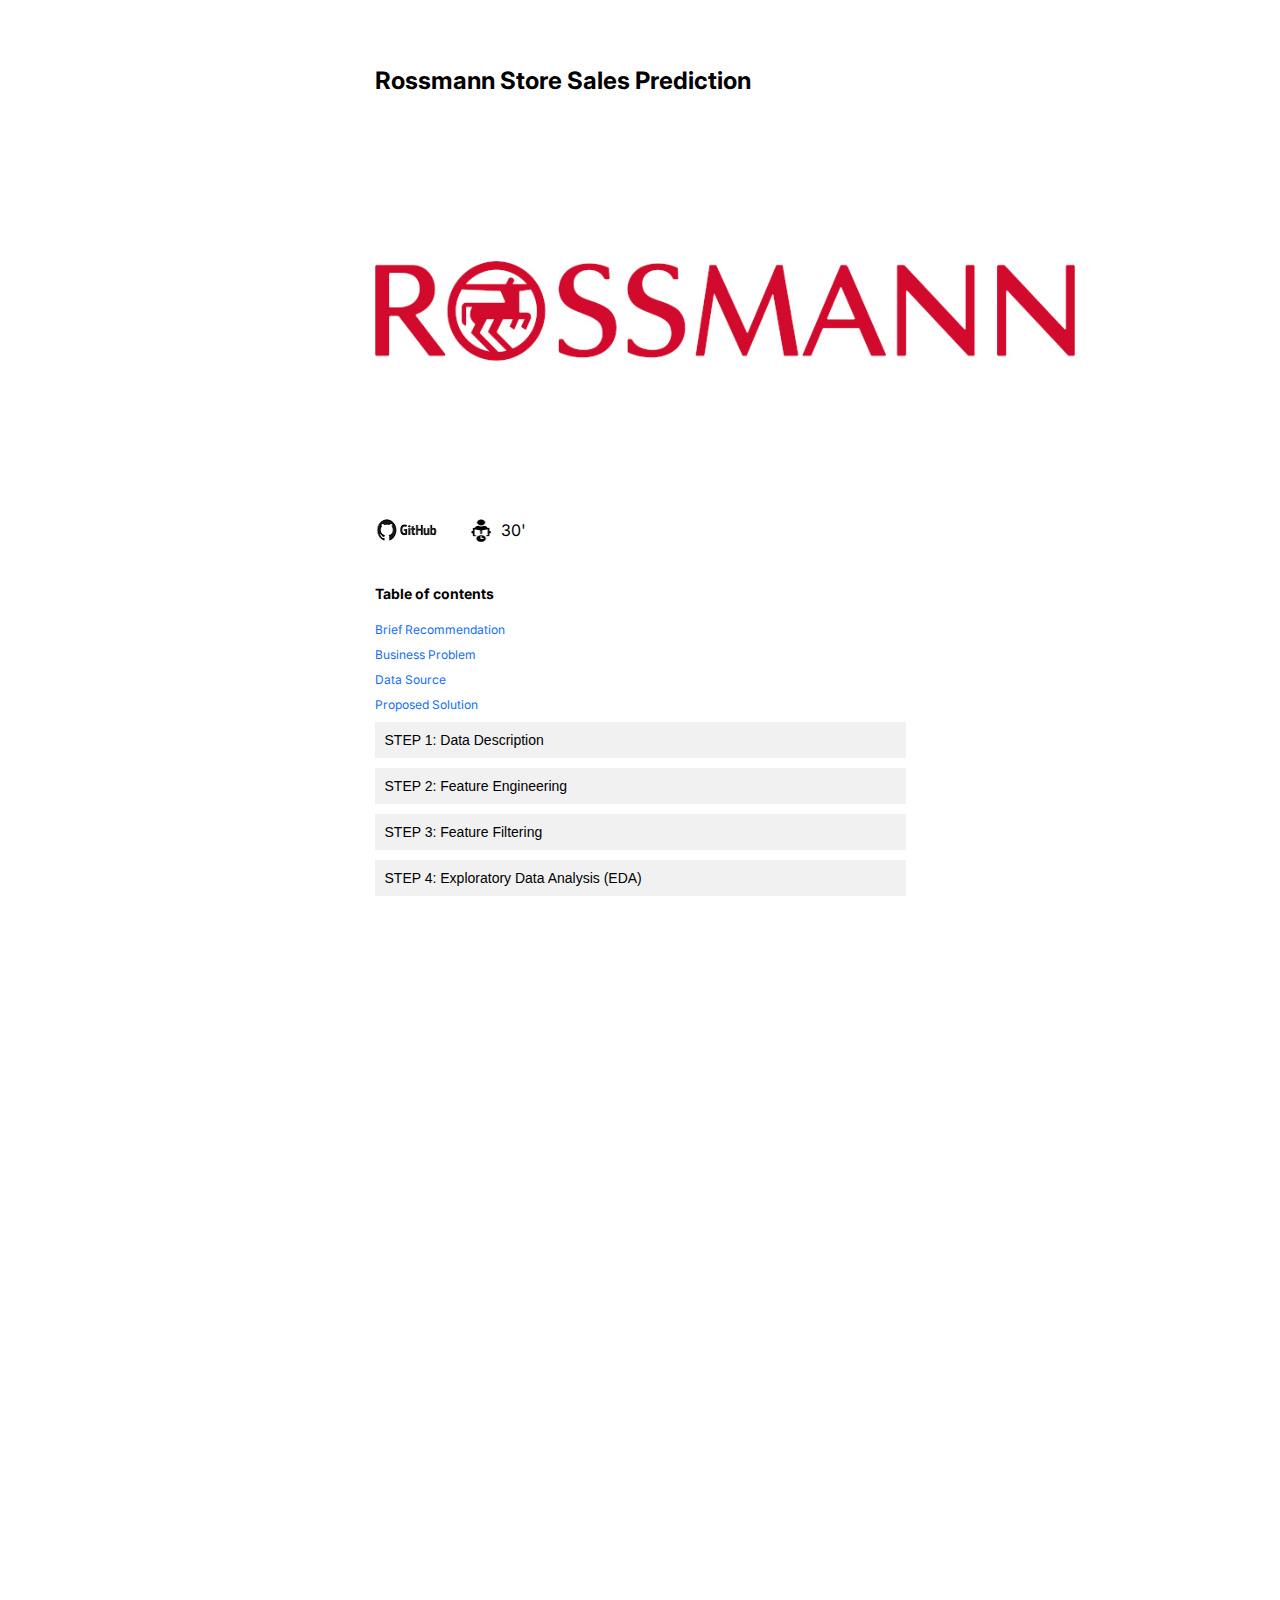
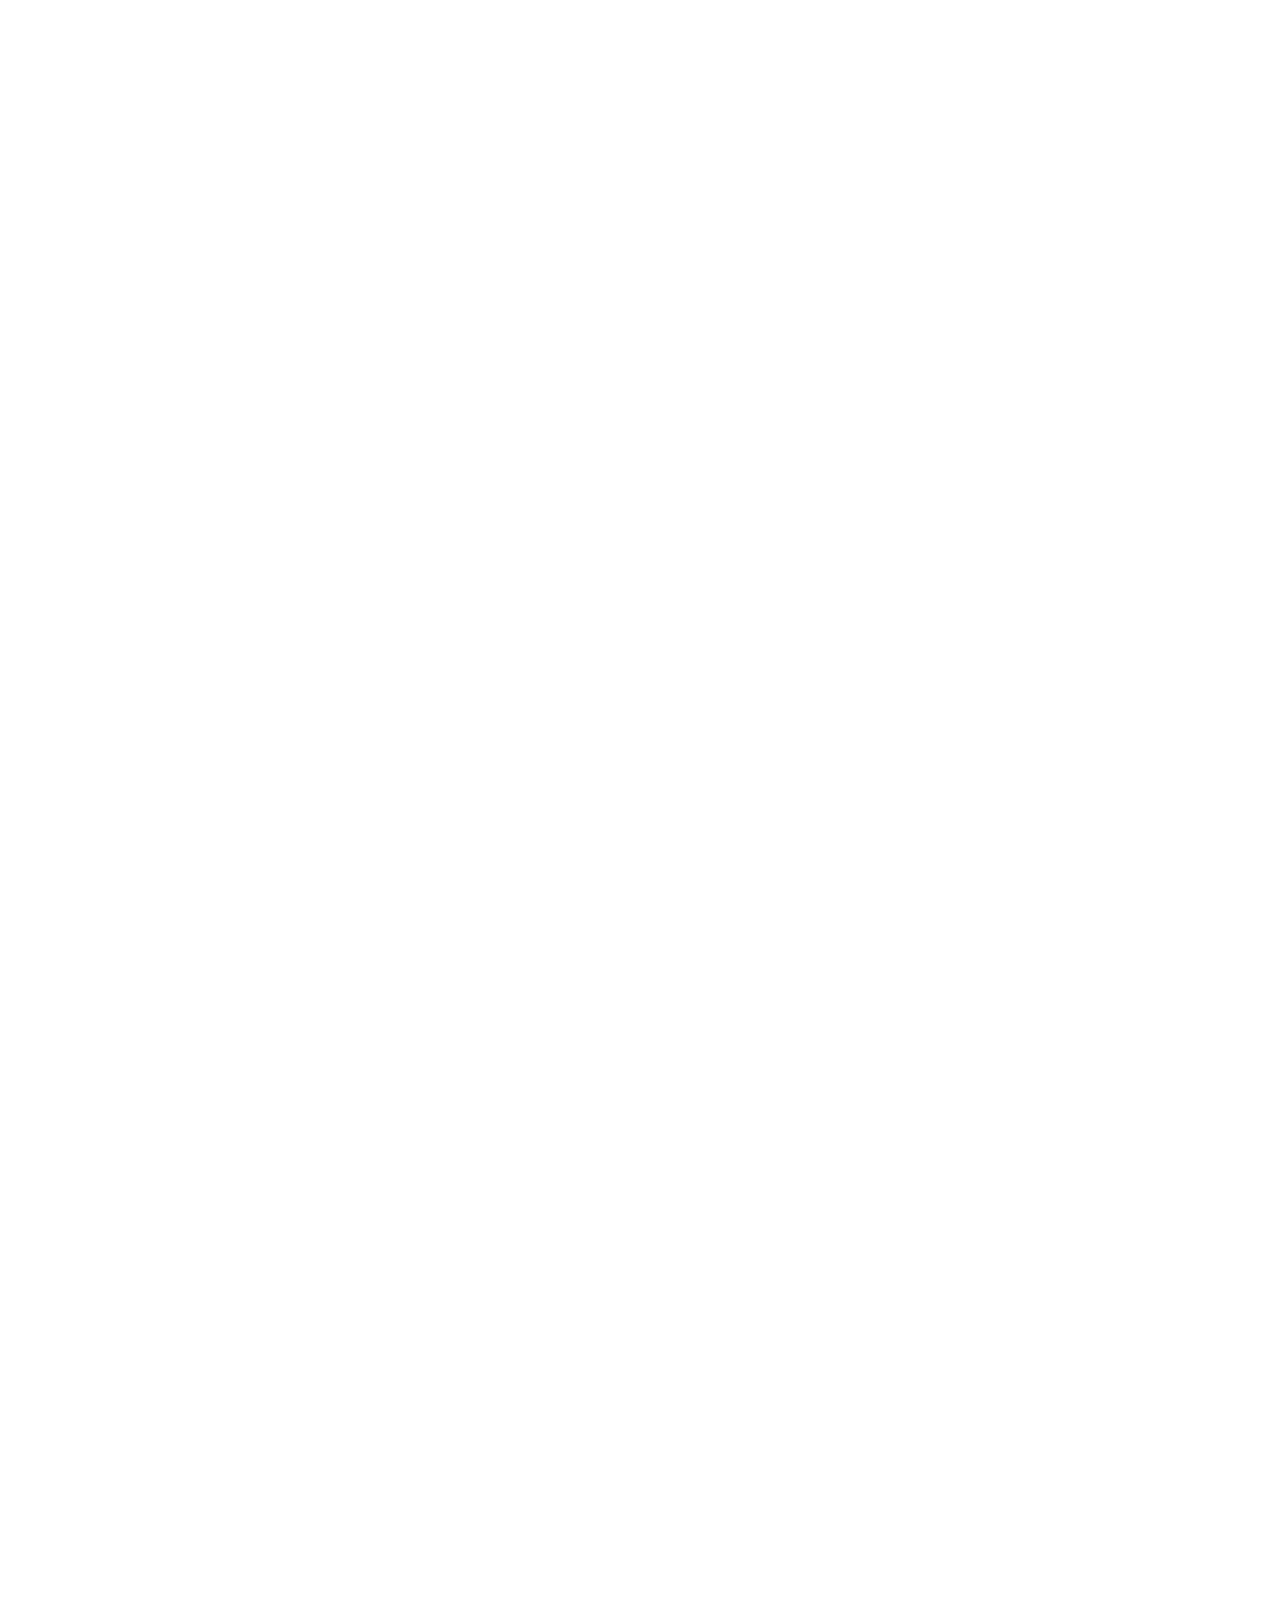
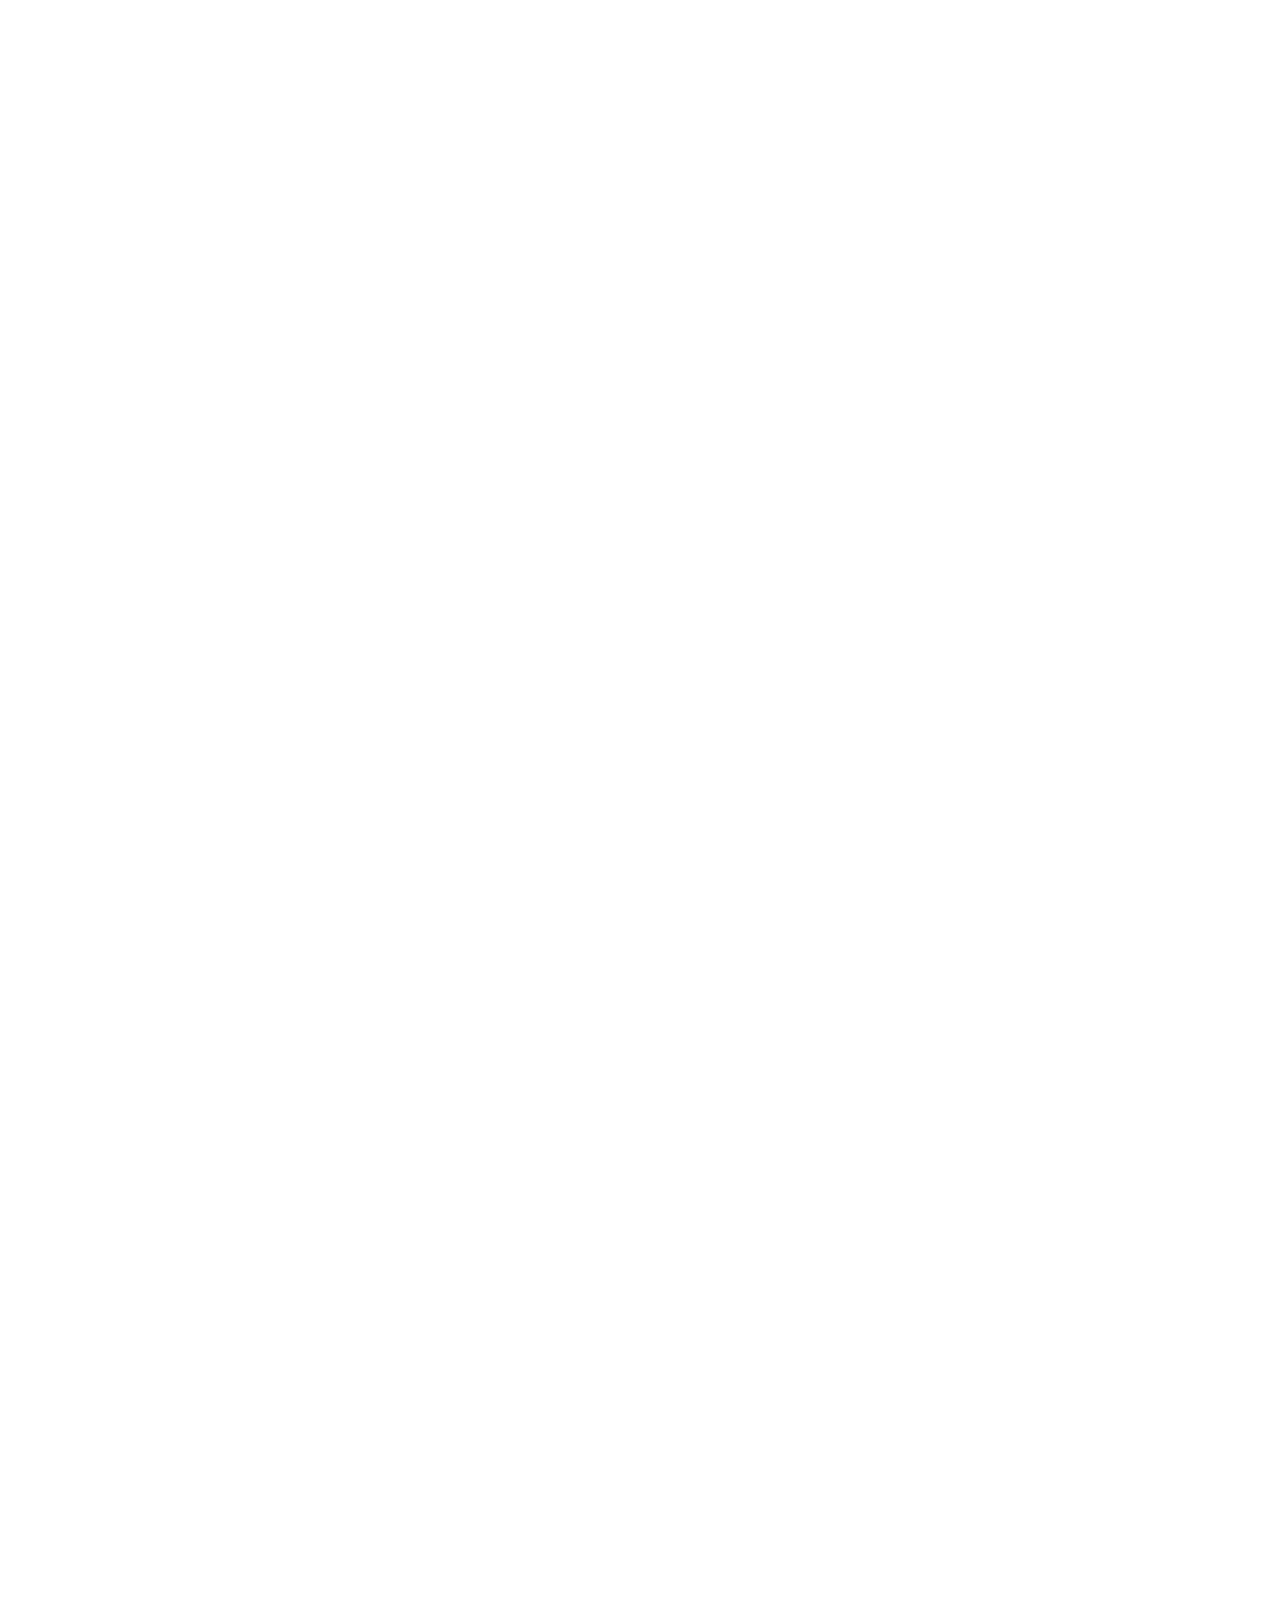
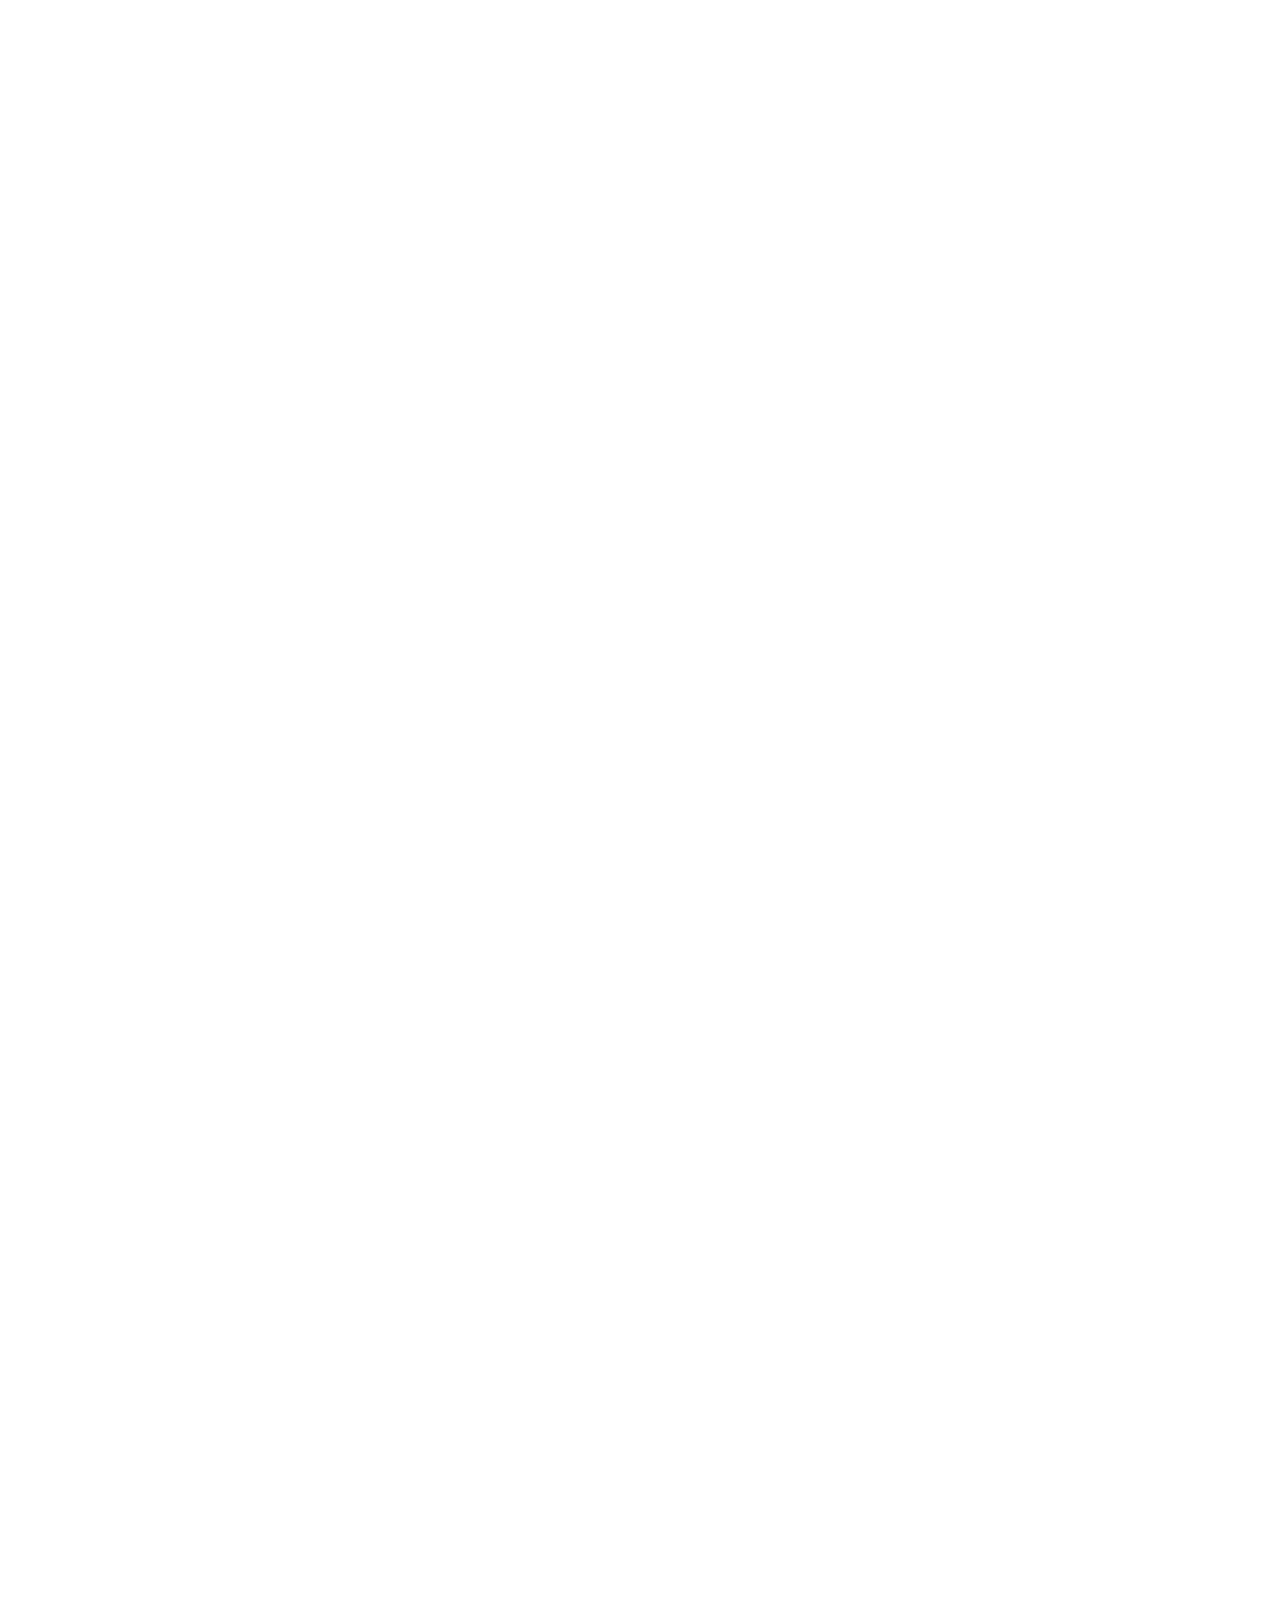
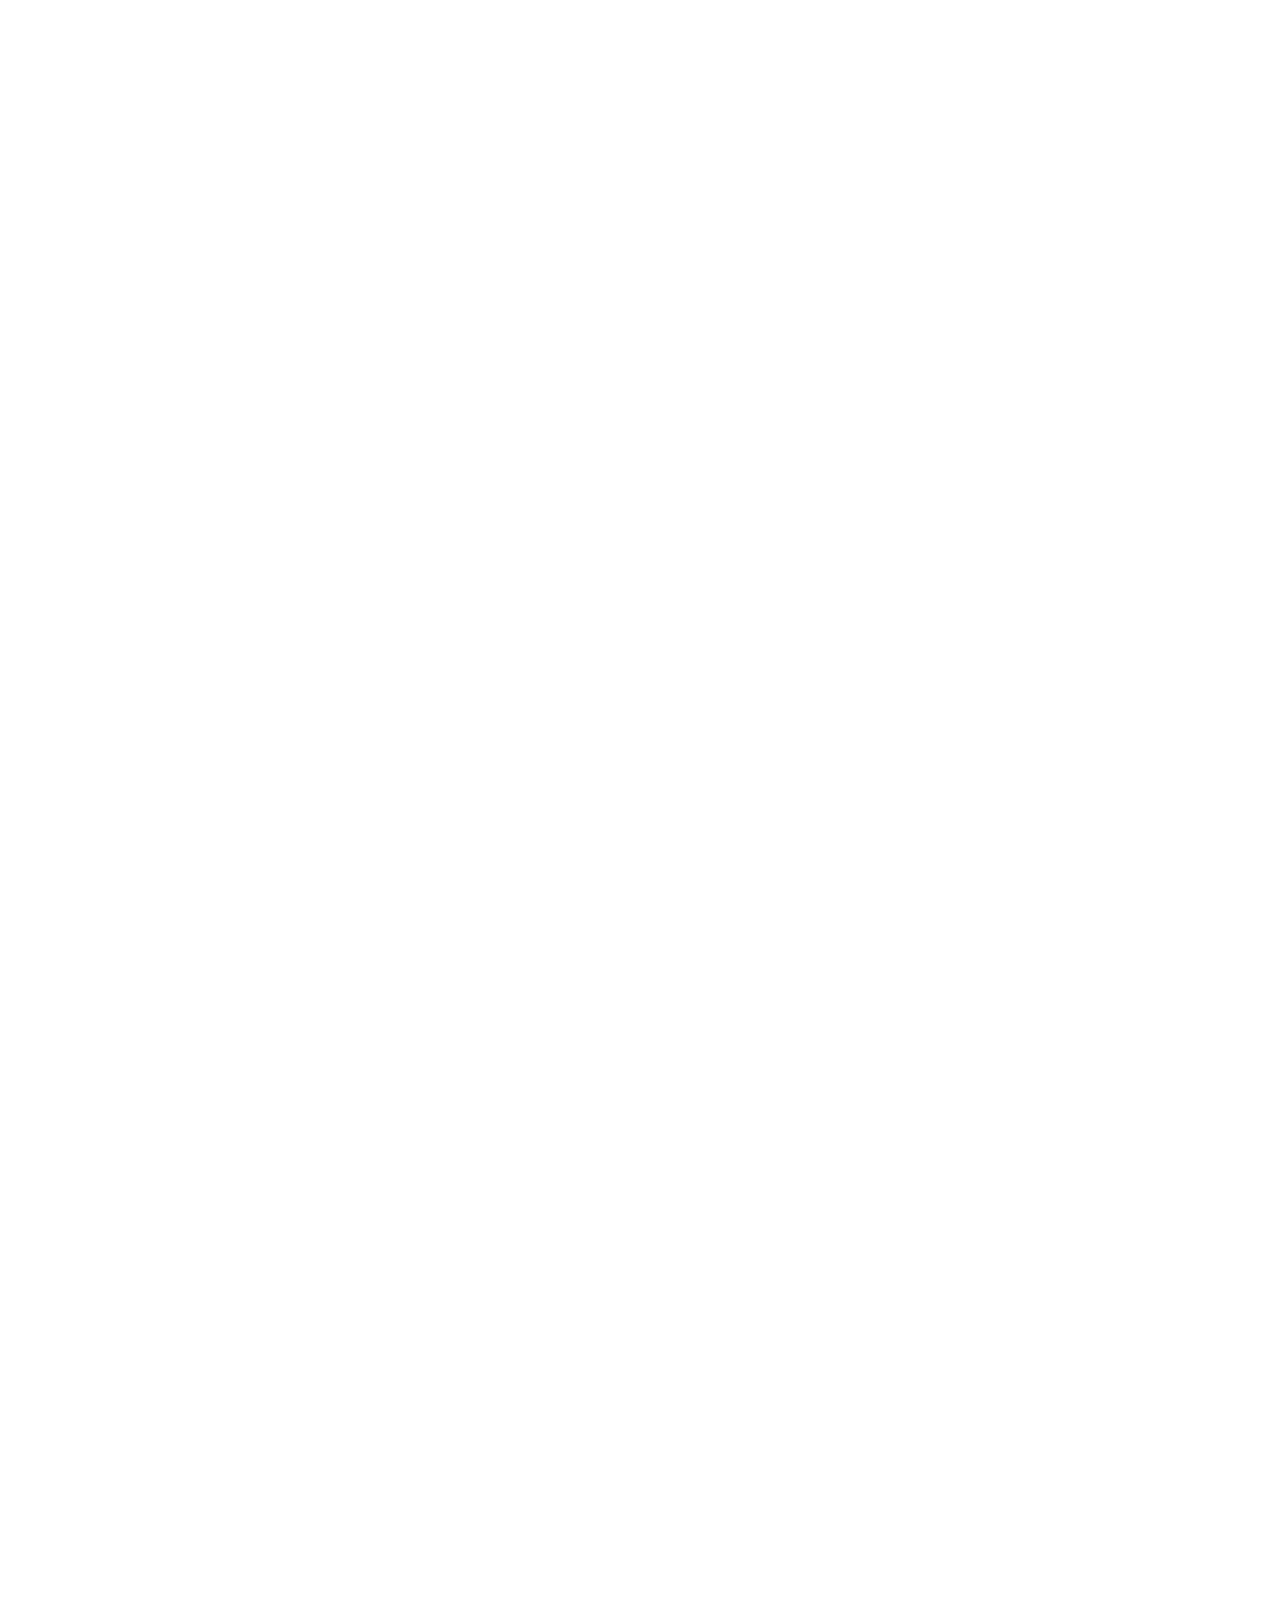
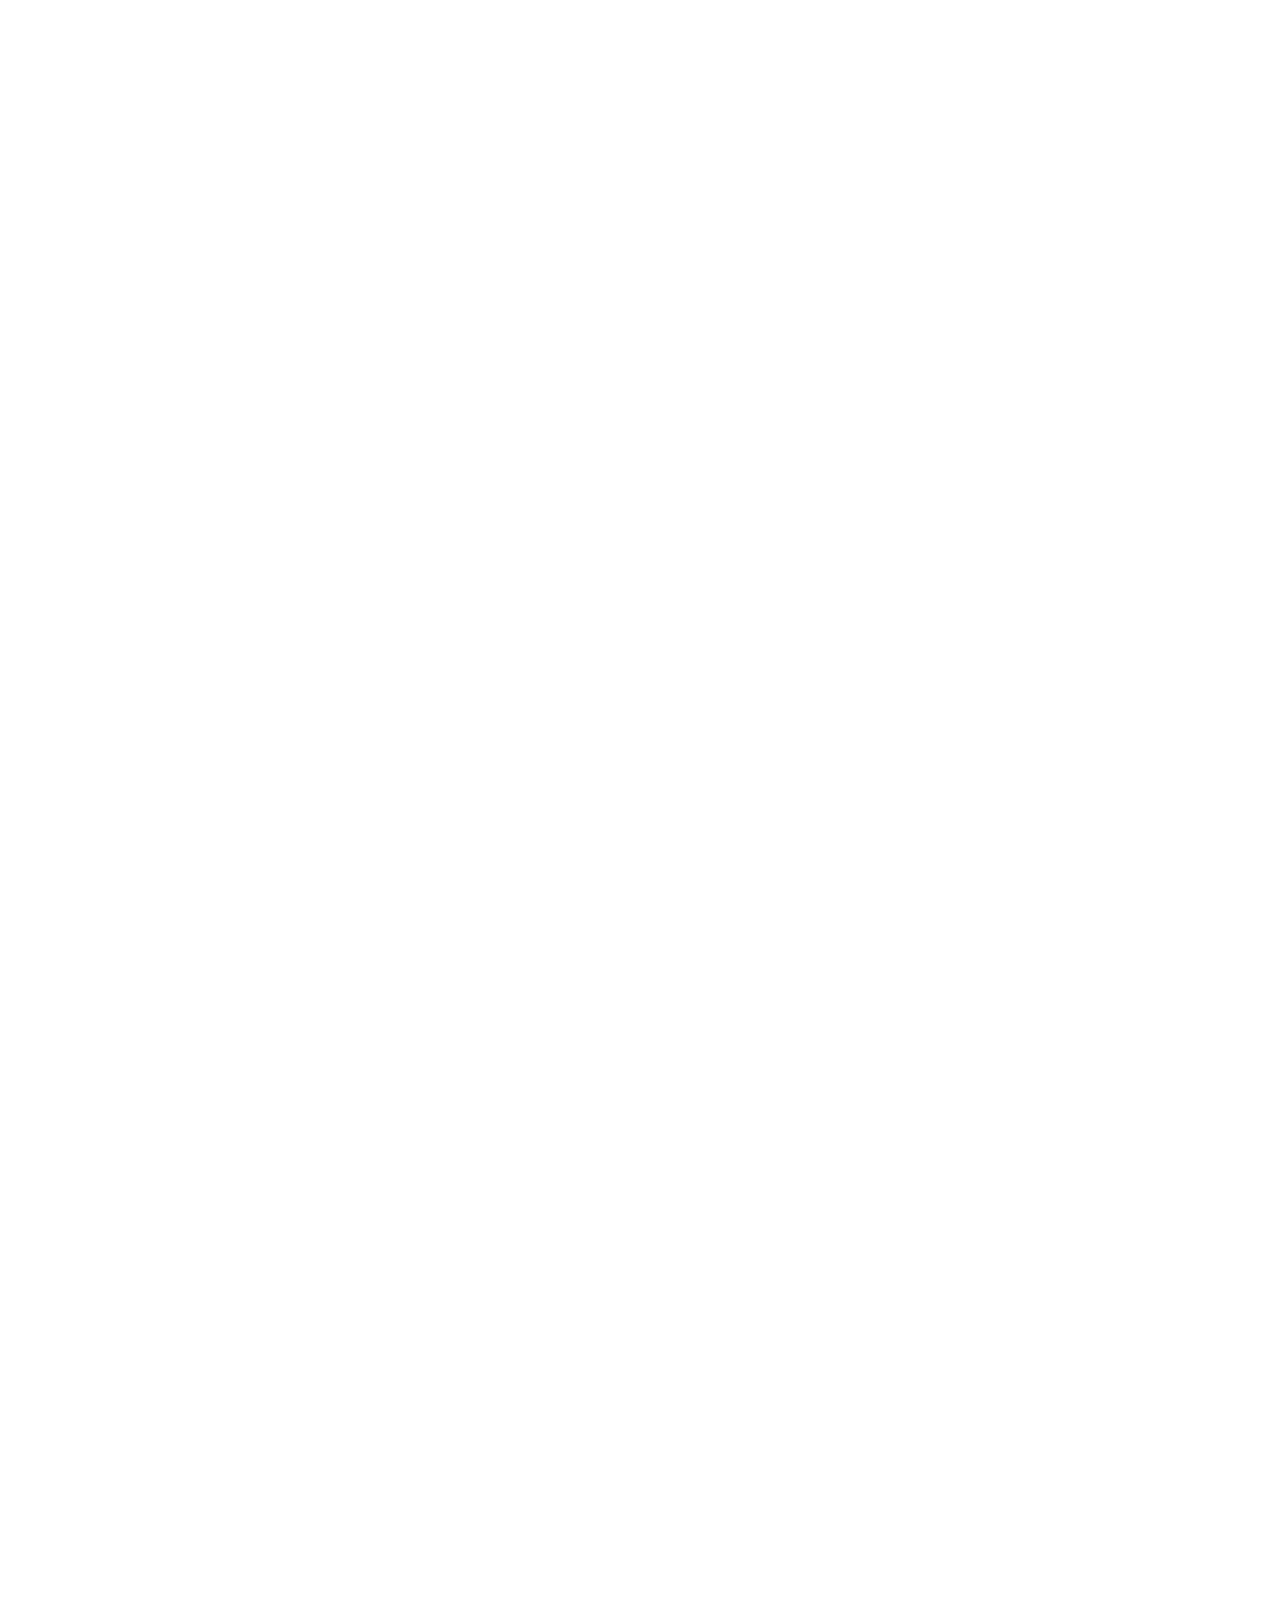
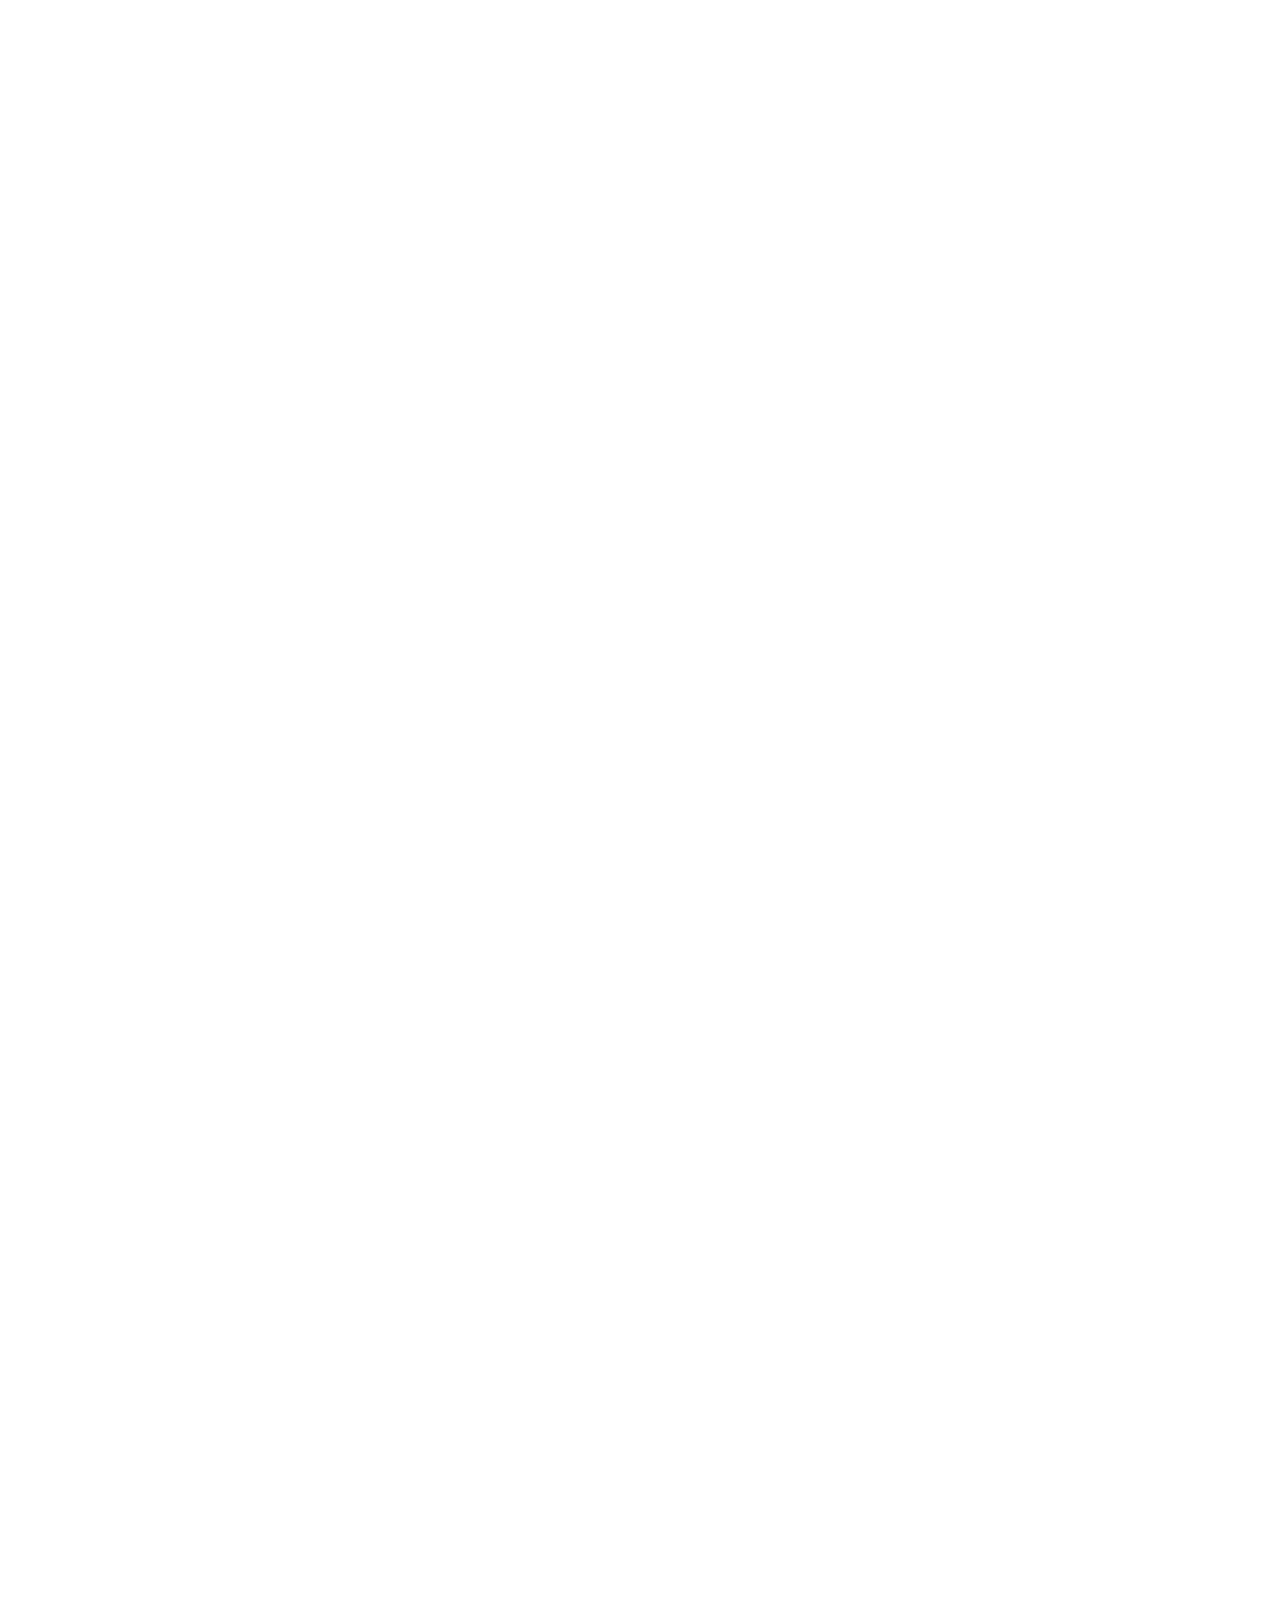
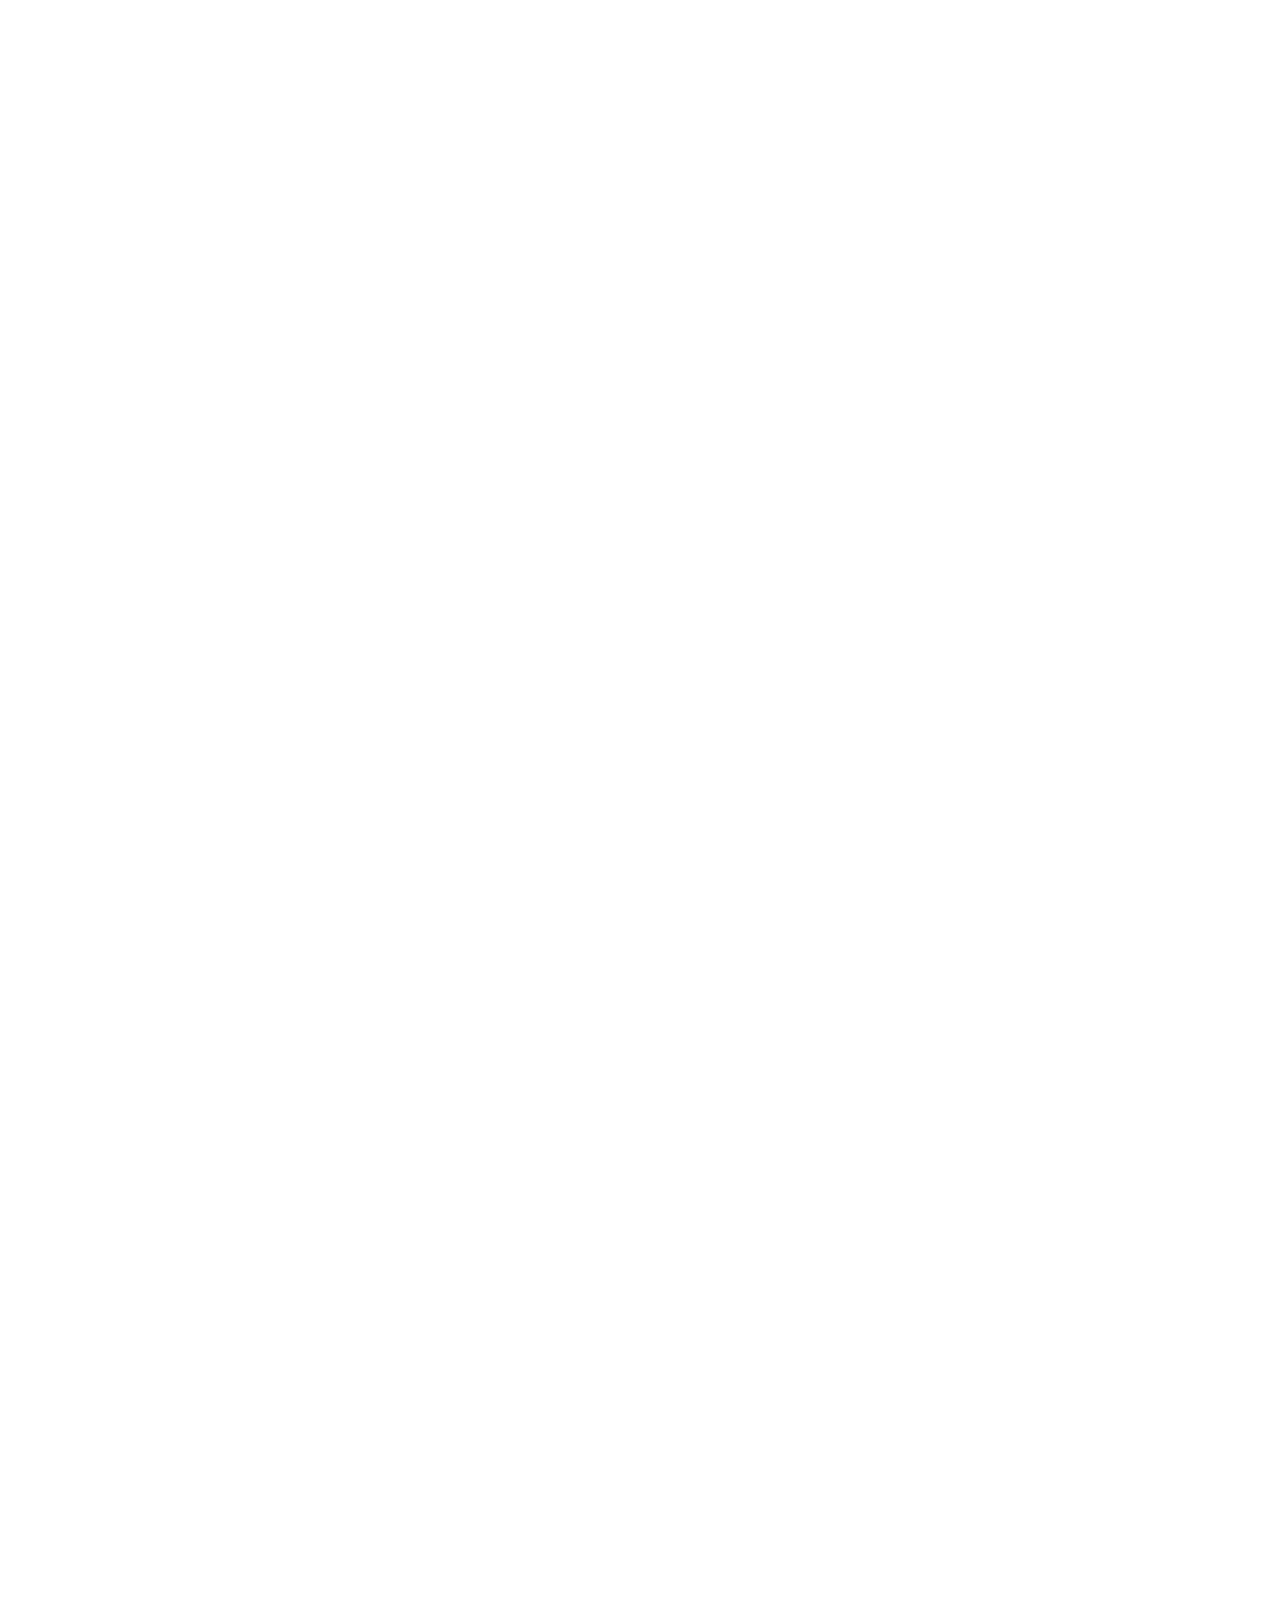
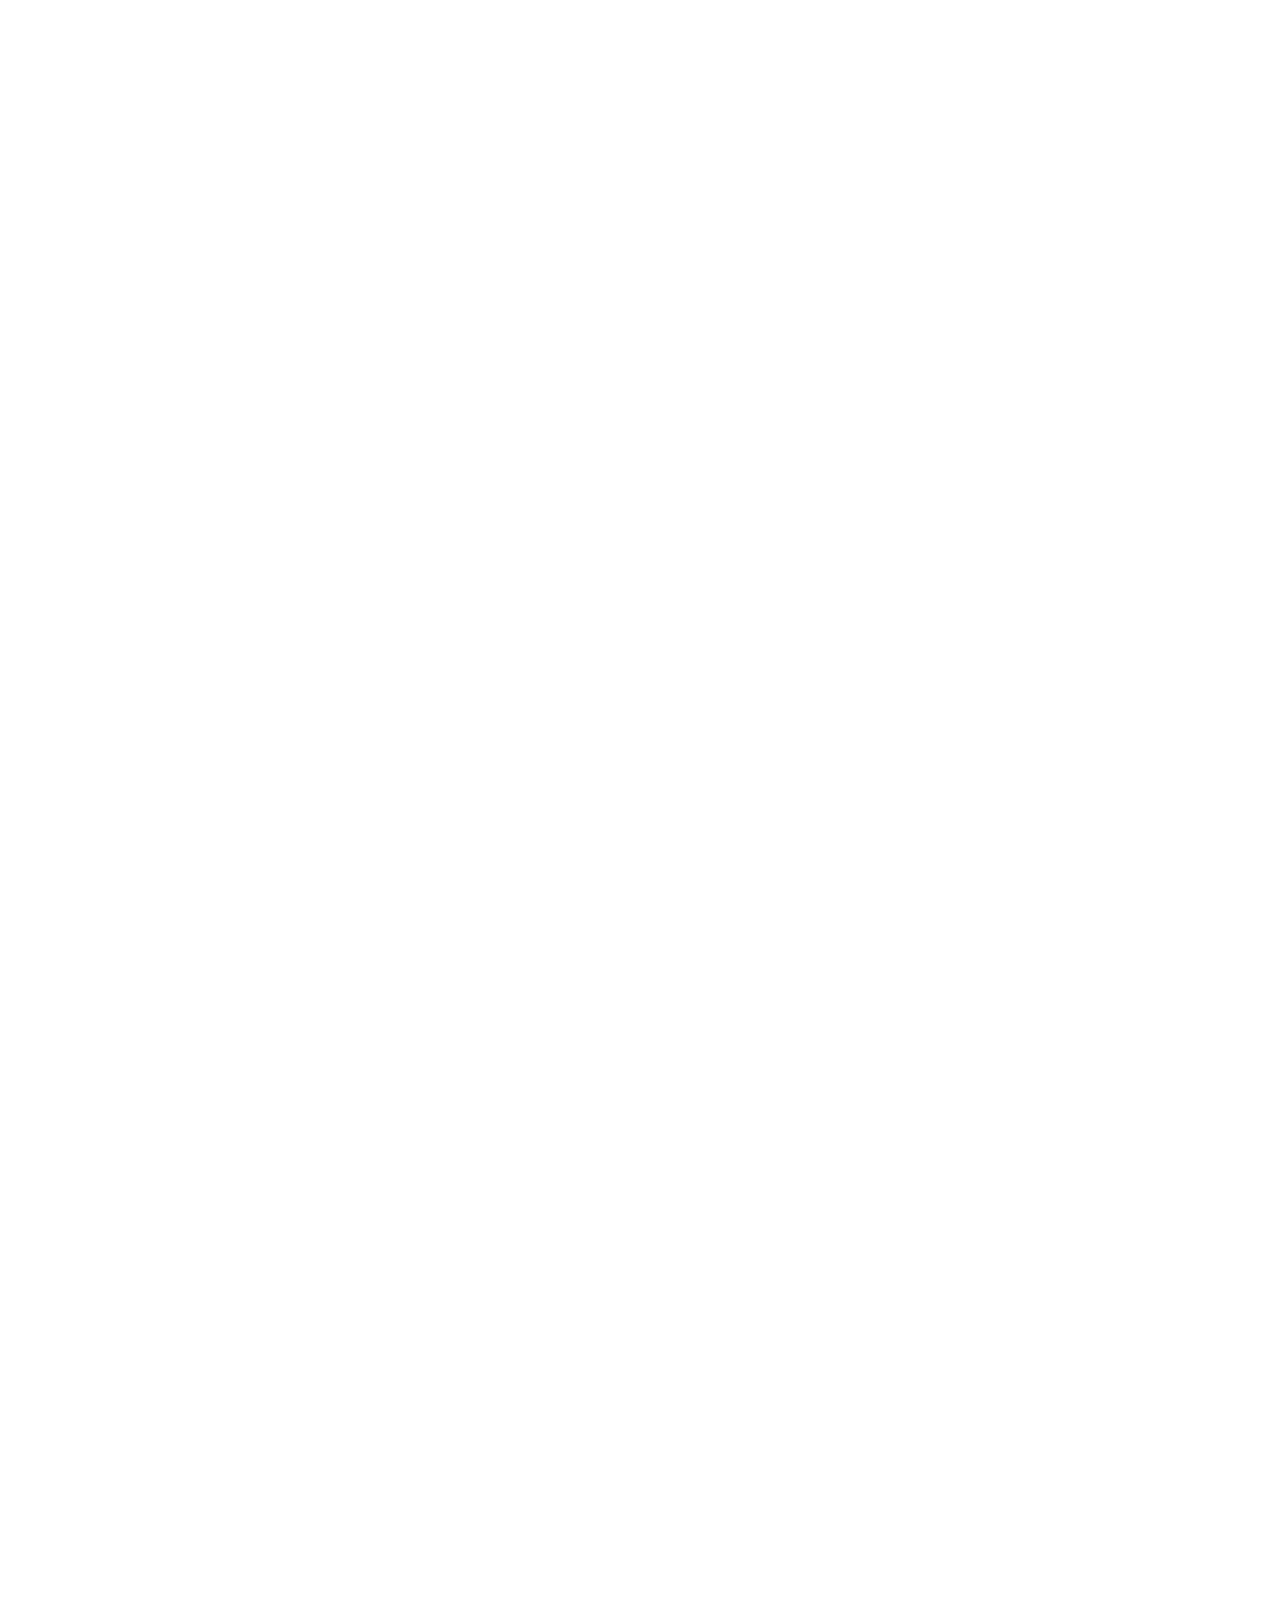
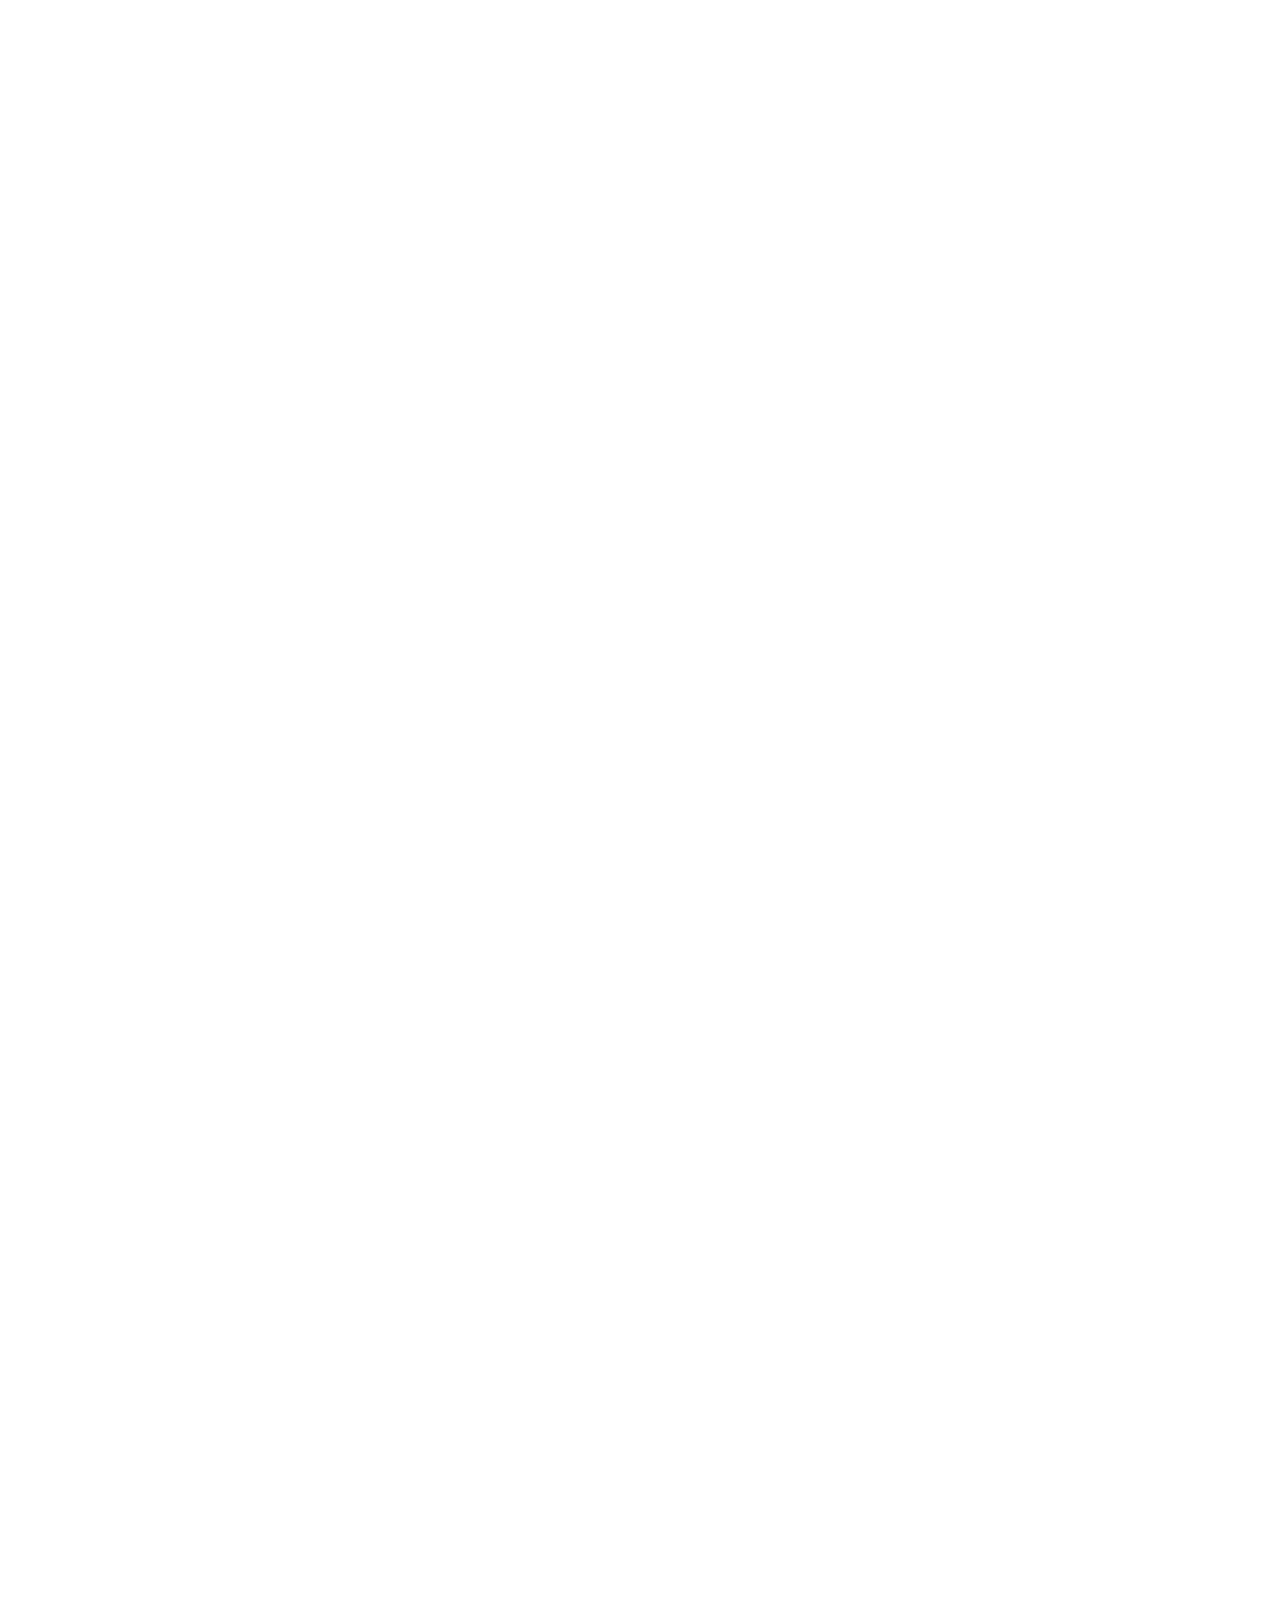
<file: data_science_projects/sales_prediction.html>
<!DOCTYPE html>
<html lang="en">
<head>
    <meta charset="UTF-8">
    <meta name="viewport" content="width=device-width, initial-scale=1.0">
    <title>Sales Prediction</title>
    <link href="https://fonts.googleapis.com/css?family=Inter&display=swap" rel="stylesheet">
    <link href="../css/main.css" rel="stylesheet"> <!-- Referência ao CSS criado -->
    <!-- Google tag (gtag.js) -->
    <script async src="https://www.googletagmanager.com/gtag/js?id=G-FKMKBKZQG3"></script>
    <script>
    window.dataLayer = window.dataLayer || [];
    function gtag(){dataLayer.push(arguments);}
    gtag('js', new Date());

    gtag('config', 'G-FKMKBKZQG3');
    </script>
</head>
<body id="projects">

    <div class="container">
        <h1>Rossmann Store Sales Prediction</h1>

        <img src="../images/data_science_projects/rossmann_sales/rossmann.jpg" width="700" height="400">

        <div class="links">
            
            <a href="https://github.com/OscarFantozzi/Rossmann-Sales" target="_blank">
                <img src="../icons/github.png" alt="GitHub" width="65" height="30">
            </a>
            
                <img src="../icons/reading.png" alt="Reading" width="25" height="25">30'
          
        </div>

        <!-- Table of Contents -->
        <nav class="toc">
            <h3>Table of contents</h3>
            <ul>
                <li><a href="#recommendation">Brief Recommendation</a></li>
                <li><a href="#business_problem">Business Problem</a></li>
                <li><a href="#data_source">Data Source</a></li>
                <li><a href="#proposed_solution">Proposed Solution</a></li>
                <li>
                    <button class="accordion">STEP 1: Data Description</button>
                    <div class="panel">
                        <ul>
                            <li><a href="#step_1_rename_columns">1.1 Rename Columns</a></li>
                            <li><a href="#step_1_data_dimensions">1.2 Data Dimensions</a></li>
                            <li><a href="#step_1_data_types">1.3 Data Types</a></li>
                            <li><a href="#step_1_check_na">1.4 Check NA</a></li>
                            <li><a href="#step_1_fillout_na">1.5 Fillout NA</a></li>
                            <li><a href="#step_1_change_types">1.6 Change Types</a></li>
                            <li><a href="#step_1_descriptive_statistical">1.7 Descriptive Statistical</a></li>
                        </ul>
                    </div>
                </li>
                <li>
                    <button class="accordion">STEP 2: Feature Engineering</button>
                    <div class="panel">
                        <ul>
                            <li><a href="#step_2_store_hypotheses">2.1.1 Store Hypotheses</a></li>
                            <li><a href="#step_2_product_hypotheses">2.1.2 Product Hypotheses</a></li>
                            <li><a href="#step_2_time_hypotheses">2.1.3 Time Hypotheses</a></li>
                            <li><a href="#step_2_final_list_of_hypotheses">2.2 Final List of Hypotheses</a></li>
                            <li><a href="#step_2_feature_engineering">2.3 Feature Engineering</a></li>
                        </ul>
                    </div>
                </li>
                <li>
                    <button class="accordion">STEP 3: Feature Filtering</button>
                    <div class="panel">
                        <ul>
                            <li><a href="#step_3_row_filtering">3.1 Row Filtering</a></li>
                            <li><a href="#step_3_column_filtering">3.2 Column Filtering</a></li>
                            <li><a href="#step_3_column_removal_reasons">3.2.1 Column Removal Reasons</a></li>
                        </ul>
                    </div>
                </li>
                <li>
                    <button class="accordion">STEP 4: Exploratory Data Analysis (EDA)</button>
                    <div class="panel">
                        <ul>
                            <li><a href="#step_4_univariate_analysis">4.1 Univariate Analysis</a></li>
                            <li><a href="#step_4_bivariate_analysis">4.2 Bivariate Analysis</a></li>
                            <li><a href="#step_4_multivariate_analysis">4.3 Multivariate Analysis</a></li>
                        </ul>
                    </div>
                </li>
                <li>
                    <button class="accordion">STEP 5: Data Preparation</button>
                    <div class="panel">
                        <ul>
                            <li><a href="#step_5_z_score_normalization">5.1 Z-SCORE Normalization</a></li>
                            <li><a href="#step_5_rescaling">5.2 Rescaling</a></li>
                            <li><a href="#step_5_median_iqr_normalization">Normalization Based on Median and IQR (Robust Scaler)</a></li>
                            <li><a href="#step_5_min_max_scaler">Min Max Scaler</a></li>
                            <li><a href="#step_5_encoding">5.3.1 Encoding</a></li>
                            <li><a href="#step_5_response_variable_transformation">5.3.2 Response Variable Transformation</a></li>
                            <li><a href="#step_5_nature_transformation">5.3.3 Nature Transformation</a></li>
                        </ul>
                    </div>
                </li>
                <li>
                    <button class="accordion">STEP 6: Feature Selection</button>
                    <div class="panel">
                        <ul>
                            <li><a href="#step_6_split_dataset">6.1 Split dataset into training and test dataset</a></li>
                            <li><a href="#step_6_boruta_feature_selector">6.2 Boruta as Feature Selector</a></li>
                            <li><a href="#step_6_manual_feature_selection">6.3 Manual Feature Selection</a></li>
                        </ul>
                    </div>
                </li>
                <li>
                    <button class="accordion">STEP 7: Machine Learning Modeling</button>
                    <div class="panel">
                        <ul>
                            <li><a href="#step_7_errors_in_ml">What are Errors in ML?</a></li>
                            <li><a href="#step_7_mae">MAE</a></li>
                            <li><a href="#step_7_mape">MAPE</a></li>
                            <li><a href="#step_7_rmse">RMSE</a></li>
                            <li><a href="#step_7_mpe">MPE</a></li>
                            <li><a href="#step_7_error_interpretation">Interpretation of Errors</a></li>
                            <li><a href="#step_7_cross_validation">Cross-Validation</a></li>
                            <li><a href="#step_7_mean_model">7.1 - Mean Model step_7_cross_validation</a></li>
                            <li><a href="#step_7_linear_regression">7.2 - Linear Regression Model </a></li>
                            <li><a href="#step_7_lasso_model">7.3 - Lasso Model (Regularized Linear Regression)</a></li>
                            <li><a href="#step_7_random_forest_model">7.4 - Random Forest Regressor </a></li>
                            <li><a href="#step_7_xgboost_model">7.5 - XGBoost Regressor</a></li>
                            <li><a href="#step_7_single_performance">7.6.2 Single Performance</a></li>
                            <li><a href="#step_7_Real Performance">7.6.3 Real Performance</a></li>


                           
                        </ul>
                    </div>
                </li>
                <li>
                    <button class="accordion">STEP 8: Hyperparameter Fine Tuning</button>
                    <div class="panel">
                        <ul>
                            <li><a href="#step_8_random_search">8.1 Random Search</a></li>
                            <li><a href="#step_8_final_model">8.2 Final Model</a></li>
                        </ul>
                    </div>
                </li>
                <li>
                    <button class="accordion">STEP 9: Scenarios</button>
                    <div class="panel">
                        <ul>
                            <li><a href="#step_9_business_performance">9.1 Business Performance</a></li>
                            <li><a href="#step_9_total_performance">9.2 Total Performance</a></li>
                            <li><a href="#step_9_machine_learning_performance">9.3 Machine Learning Performance</a></li>
                        </ul>
                    </div>
                </li>
                <li>
                    <button class="accordion">STEP 10: Deploy</button>
                    <div class="panel">
                        <ul>
                            <li><a href="#step_10_rossmann_class">10.1 Rossmann Class</a></li>
                            <li><a href="#step_10_api_model">10.2 API with the Model</a></li>
                            <li><a href="#step_10_test_api">10.3 TEST API</a></li>
                            <li><a href="#step_10_kaggle_submission">10.4 Kaggle Submission</a></li>
                            <li><a href="#step_10_deploy_render_api">10.5 Deploy on Render and Telegram API</a></li>
                        </ul>
                    </div>
                </li>
            </ul>
        </nav>

        <!-- Sections -->
        <section id="recommendation">
            <h2>Brief Recommendation</h2>
            <p>For a better reading experience of this documentation, I suggest following each step alongside the code notebook. This allows you to understand how each step is translated into code. Therefore, I took care to document the logic here, while the notebook translates the logic into code. The notebook can be accessed at the following link:</p>
            <p><a href="https://github.com/OscarFantozzi/Rossmann-Sales/blob/main/notebooks/rossmann_sales.ipynb">notebook_projects</a></p>
        </section>

        <section id="business_problem">
            <h2>Business Problem</h2>
            <p>Rossmann is a large pharmacy chain with over 3,000 stores spread across seven countries in Europe. As you can imagine, sales vary greatly from one store to another, and this happens for many reasons: location, proximity to competitors, holidays, time of year, and even the weather can directly influence what people buy.</p>
            <p>Additionally, certain special dates, such as holidays and year-end promotions, create a much higher demand for specific products. With so many variables at play, it’s a major challenge to plan how to stock the stores.</p>
            <p>To help the company handle this scenario and improve inventory management, the CFO of Rossmann wants to predict sales for the next six weeks.</p>
            <p>The big challenge here is how to combine all these data and generate reliable predictions that help the company plan its operations better.</p>
        </section>

        <section id="data_source">
            <h2>Data Source</h2>
            <p>For this case study, the data was sourced from Kaggle. Kaggle is a renowned platform where various companies host competitions by making their data publicly available and reward teams with the best solutions. Below is the link to the data source, which can also be found in the "data" folder on GitHub.</p>
            <p><a href="https://www.kaggle.com/competitions/rossmann-store-sales/data" target="_blank">https://www.kaggle.com/competitions/rossmann-store-sales/data</a></p>
        </section>
        
        <section id="proposed_solution">
            <h2>Proposed Solution</h2>
                <p>At first glance, I could indeed calculate the average sales from the last six months of previous years and attempt to project the future months. However, I want to go further. I want to understand which factors influence the sales and be able to predict the sales for the next six weeks with greater accuracy. To do this, I will train regression machine learning algorithms and select the one that has the best balance between its errors.</p>
                <p>The algorithm will essentially be trained on a portion of the data, learning the behavior of that data specifically, the sales. Once it sees new data, it will predict the sales for the upcoming weeks with greater precision because it has already learned the behavior of the sales phenomenon.</p>
            </section>
            
            <p>The following are the steps to solve the problem:</p>
        </section>
        
        <section id="step_1">
            <h3>STEP 1: Data Description</h3>
            <p><strong>Why it is important:</strong> First of all, we need to understand the data we have. Knowing what each column represents and how the data was collected is essential to ensure we are handling the information correctly.</p>
            <p><strong>What it aims to solve:</strong> Ensure that all the data is well understood so that we can use it properly in the following steps.</p>
        </section>
        
        <section id="step_2">
            <h3>STEP 2: Feature Engineering</h3>
            <p><strong>Why it is important:</strong> Often, the data we receive is not ready to feed a machine learning model. We need to create new variables or transform the ones we have so that the model can learn in the best possible way.</p>
            <p><strong>What it aims to solve:</strong> Create or adjust features of the data to improve the model's ability to make accurate predictions.</p>
        </section>
        
        <section id="step_3">
            <h3>STEP 3: Feature Filtering</h3>
            <p><strong>Why it is important:</strong> Not all the variables we have in the data are relevant to the problem. Some may even harm the model's performance.</p>
            <p><strong>What it aims to solve:</strong> Eliminate variables that do not contribute to the solution, focusing only on the ones that are really important for the model.</p>
        </section>
        
        <section id="step_4">
            <h3>STEP 4: Exploratory Data Analysis (EDA)</h3>
            <p><strong>Why it is important:</strong> It is important to understand the distributions, relationships between variables, and identify potential outliers or patterns that might impact the model building process.</p>
            <p><strong>What it aims to solve:</strong> Gain initial insights about the data, uncover trends, and prepare for modeling in a more informed manner.</p>
        </section>
        
        <section id="step_5">
            <h3>STEP 5: Data Preparation</h3>
            <p><strong>Why it is important:</strong> After the EDA, it’s time to organize the data so that it can be effectively used in the model. This includes normalizing or standardizing variables, among other tasks.</p>
            <p><strong>What it aims to solve:</strong> Organize and clean the data to ensure that the model can work with it seamlessly.</p>
        </section>
        
        <section id="step_6">
            <h3>STEP 6: Feature Selection</h3>
            <p><strong>Why it is important:</strong> Not all attributes are equally important for prediction. Selecting only the most relevant ones can improve model performance and reduce processing time.</p>
            <p><strong>What it aims to solve:</strong> Choose the variables that contribute most to the prediction, ensuring a more efficient and faster model.</p>
        </section>
        
        <section id="step_7">
            <h3>STEP 7: Machine Learning Modeling</h3>
            <p><strong>Why it is important:</strong> Now that we have the data ready, it's time to train a machine learning model. Here, we can test different algorithms and see which one fits our data best.</p>
            <p><strong>What it aims to solve:</strong> Build the initial model that will be used to predict sales. This is our "baseline," i.e., the first version of the model. From this baseline, we will continue to improve the model.</p>
        </section>
        
        <section id="step_8">
            <h3>STEP 8: Hyperparameter Fine Tuning</h3>
            <p><strong>Why it is important:</strong> After running the model, there’s always room for adjustments. Modifying certain model parameters can greatly improve its performance.</p>
            <p><strong>What it aims to solve:</strong> Adjust the internal settings of the model to improve its predictions and accuracy.</p>
        </section>
        
        <section id="step_9">
            <h3>STEP 9: Scenarios</h3>
            <p><strong>Why it is important:</strong> After training the model, it’s essential to bring it into the real world and meet business needs. Taking this into account, I created two scenarios, a pessimistic and an optimistic one, based on the MAE (Mean Absolute Error). This helps establish error intervals, providing a clear view of how the model might behave in different situations.</p>
            <p><strong>What it aims to solve:</strong> The goal here was to estimate two scenarios based on the Mean Absolute Error (MAE). From this, we defined the error range by calculating the pessimistic scenario (where the error might be higher) and the optimistic scenario (where the error might be lower).</p>
        </section>
        
        <section id="step_10">
            <h3>STEP 10: Deploy</h3>
            <p><strong>Why it is important:</strong> After training and improving the model, it’s time to put it into operation in the real world so that business users can make use of it.</p>
            <p><strong>What it aims to solve:</strong> Deploy the model to predict sales over the next six weeks, helping the Rossmann CFO plan operations more efficiently. To make this more accessible, I’ll deploy the model’s API through Render and make calls to this model via Telegram's API (however, the model’s API will be available for any type of call, Postman, Python requests, etc.). This way, the user can simply provide a store number, and the model will return the sales prediction for that specific store.</p>
        </section>

        <section id="step_1">
            <h2>STEP 1: Data Description</h2>
            <p>In a tabular dataset (data in table format), each column represents a phenomenon and each row contains information about that phenomenon. Therefore, it is very important that the column names are intuitive to facilitate understanding of what each observation indicates. The Rossmann dataset includes the following columns, which we will refer to as attributes from now on:</p>
            <ul>
                <li><strong>Store:</strong> Unique store identifier</li>
                <li><strong>DayOfWeek:</strong> Day of the week in numerical format</li>
                <li><strong>Date:</strong> Date of the sale</li>
                <li><strong>Sales:</strong> Value of sales on that day</li>
                <li><strong>Customers:</strong> Number of customers on that day</li>
                <li><strong>Open:</strong> Indicator if the store was open or closed (0 = closed, 1 = open)</li>
                <li><strong>Promo:</strong> Indicates if the store had a promotion on that day</li>
                <li><strong>StateHoliday:</strong> Indicates if it was a state holiday. Stores usually close on state holidays. Values: a = public holiday, b = Easter holiday, c = Christmas, 0 = none</li>
                <li><strong>SchoolHoliday:</strong> Indicates if the store was affected by school holidays on that day</li>
                <li><strong>StoreType:</strong> Store types, categorized as: a, b, c, d</li>
                <li><strong>Assortment:</strong> Describes the type of assortment the store has: a = basic, b = extra, c = extended</li>
                <li><strong>CompetitionDistance:</strong> Distance in meters to the nearest competitor</li>
                <li><strong>CompetitionOpenSince[Month/Year]:</strong> gives the approximate year and month of the time the nearest competitor was opened</li>
                <li><strong>Promo:</strong>Indicates whether a store is running a promo on that day.</li>
                <li><strong>Promo2:</strong> Indicates if the store participated in an extended promotion on the day of the sale. Values: 0 = store does not participate, 1 = store participates</li>
                <li><strong>Promo2SinceWeek:</strong> Week when the store participated in promo2</li>
                <li><strong>Promo2SinceYear:</strong> Year when the store participated in promo2</li>
                <li><strong>PromoInterval:</strong> Consecutive months the store had promo2. For example: "Feb, May, Aug, Nov" means the store participated in promo2 in February, May, August, and November of that year.</li>
            </ul>
        </section>
        
        <section id="step_1_rename_columns">
            <h2>1.1 Rename Columns</h2>
            <p>Here, I renamed the columns to the snake_case format. This means that all the words in the column names are in lowercase and separated by underscores (_). I created a list with the old column names and used a function to transform them into the appropriate format. Then, I replaced the old names with the new versions in the dataset, making them easier to read and understand.</p>
        </section>
        
        <section id="step_1_data_dimensions">
            <h2>1.2 Data Dimensions</h2>
            <p>In this step, I checked the size of the dataset. I used the .shape function to verify how many rows and columns it has. The dataset contains 1,017,209 rows and 18 columns.</p>
        </section>
        
        <section id="step_1_data_types">
            <h2>1.3 Data Types</h2>
            <p>Here, I checked the data types of the columns. I noticed that the "date" column, which was originally an object type, needed to be converted to the datetime64 data type since we're dealing with dates. This is important because when the data is in the correct format, it's easier to perform the right operations on the columns, such as calculating time differences or filtering by date.</p>
        </section>
        
        <section id="step_1_check_na">
            <h2>1.4 Check NA</h2>
            <p>At this point, I checked for missing values in my dataset. I used the .isna().sum() function, which counts how many missing values there are in each column. This helped me identify where the data is incomplete. This step is crucial because working with incomplete data can affect the analysis results, so I need to make decisions on how to handle these missing values.</p>
        </section>
        
        <section id="step_1_fillout_na">
            <h2>1.5 Fillout NA</h2>
            <p>In this step, I made some decisions on how to fill in the missing values. For example, in the "competition_distance" column, I replaced the missing values with 200,000, which represents a scenario where there is no competition, as it's a very distant value. For other columns, such as "competition_open_since_month" and "competition_open_since_year," I replaced the missing values based on the date information (like the month and year). The logic for each value replacement is commented in the notebook.</p>
        </section>
        
        <section id="step_1_change_types">
            <h2>1.6 Change Types</h2>
            <p>After filling in the missing values, I needed to check and ensure that the data types were correct. Some columns, which were previously float64 (like "competition_open_since_month" and "promo2_since_week"), were converted to integer type (int64) since these columns represent whole numbers. This is important because keeping the correct data types avoids issues when running the prediction model.</p>
        </section>
        
        <section id="step_1_descriptive_statistical">
            <h2>1.7 Descriptive Statistical</h2>
            <p>In this part of the code, I separated the numeric and categorical variables. For the numeric variables, I calculated statistics such as mean, median, standard deviation, and other important measures. For the categorical variables, I checked the number of categories and the unique values within each category. This helps to understand the data distribution and identify potential patterns or outliers that may exist.</p>
        </section>
        
        <section id="step_1_numerical_attributes">
            <h3>1.7.1 Numerical Attributes</h3>
            <p>Here, I performed a detailed analysis of the numeric variables. I calculated statistics such as the mean, median, minimum, maximum, standard deviation, and others. These values help me get a clearer view of how the data is distributed, whether there is significant variability in sales, and where the extreme values (outliers) are located. To calculate these statistics, I applied functions like mean(), std(), and skew() directly on the numeric columns of my DataFrame.</p>
        </section>
        
        <section id="step_1_categorical_attributes">
            <h3>1.7.2 Categorical Attributes</h3>
            <p>Now, for the categorical variables, I wanted to see how many unique values existed in each one. That is, if each column had a few or many categories and what those categories were. For this, I used the .unique() function to check all the unique values for each variable. I also used the boxplot to better explore the distribution of categorical variables in relation to sales. The boxplot is a great way to see the data dispersion and quickly identify any outliers (extreme values) within each category. By plotting the boxplot for variables like store_type and assortment, for example, I can see if some stores or product categories have sales much higher or lower than average.</p>
        </section>
        <section id="step_2">
            <h2>STEP 2: Feature Engineering</h2>
            <p>Feature engineering is the process of creating and transforming variables (or "features") from raw data to help the model learn more effectively. The goal is to improve the model's performance by creating variables that better capture patterns and relationships in the data.</p>
            <p>In this step, I also raised some hypotheses about what could affect the sales. This is a useful detail, even though I don't have all the data related to these hypotheses in the dataset. In the future, it could help me seek more external data. However, in this phase, I will only test the hypotheses for which I have data available.</p>
        
        <img src="../images/data_science_projects/rossmann_sales/hypothesis.png" >

        </section>
        <section id="step_2_store_hypotheses">
            <h2>2.1.1 Store Hypotheses</h2>
            <p>I raised hypotheses about stores, suggesting that more employees, higher stock, and larger store size can increase sales, while nearby competitors might decrease them.</p>
        </section>
        
        <section id="step_2_product_hypotheses">
            <h2>2.1.2 Product Hypotheses</h2>
            <p>The product hypotheses suggest that investments in marketing, greater product exposure, and aggressive promotions should boost sales.</p>
        </section>
        
        <section id="step_2_time_hypotheses">
            <h2>2.1.3 Time Hypotheses</h2>
            <p>I raised hypotheses related to time, such as higher sales during Christmas, the second half of the year, and after the 10th day of the month, while lower sales tend to occur on weekends and during school holidays.</p>
        </section>
        
        <section id="step_2_final_list_of_hypotheses">
            <h2>2.2 Final List of Hypotheses</h2>
            <p>The final list groups only the hypotheses for which I currently have data. In the future, I could combine data from other hypotheses.</p>
        </section>
        
        <section id="step_2_feature_engineering">
            <h2>2.3 Feature Engineering</h2>
            <p>In this session, I performed feature engineering, which is the process of creating and transforming variables to improve the model's performance. Sometimes, models find relationships in the data that, when combined, can effectively explain the phenomenon being studied—in our case, Rossmann store sales. Thus, I created new columns such as year, month, day, and week to capture temporal information. Additionally, I created variables like competition time and promotions to better understand the impact of these factors on sales. The feature engineering step is crucial because it transforms raw data into useful information that helps the model learn and make accurate predictions.</p>
        </section>

        <section id="step_3">
            <h2>STEP 3: Feature Filtering</h2>
            <p>Here, I performed feature filtering, removing data that would not be useful or available during the prediction.</p>
        </section>
        
        <section id="step_3_row_filtering">
            <h2>3.1 Row Filtering</h2>
            <p>In the row filtering step, I removed records of closed stores (where open is 0) and days with no sales (where sales is 0). This ensures that the model doesn't use invalid or irrelevant data.</p>
        </section>
        
        <section id="step_3_column_filtering">
            <h2>3.2 Column Filtering</h2>
            <p>In the column filtering step, I excluded the following variables: customers, open, promo_interval, and month_map, as these data will not be available at the time of prediction and are not useful for the model.</p>
        </section>
        
        <section id="step_3_column_removal_reasons">
            <h2>3.2.1 Reason for Removing Columns</h2>
            <ul>
                <li><strong>customers:</strong> It's impossible to know how many customers will be in the store in the future, so it's better to remove it.</li>
                <li><strong>open:</strong> Whether the store will be open is something we can already infer, or it's irrelevant for the prediction.</li>
                <li><strong>promo_interval:</strong> We don’t know when future promotions will take place, so it doesn't make sense to keep it.</li>
                <li><strong>month_map:</strong> I only used this to map the months, so it was just an auxiliary column.</li>
            </ul>
        </section>
        
        <section id="step_4">
            <h2>STEP 4: Exploratory Data Analysis (EDA)</h2>
            <p>EDA is a crucial step in the data analysis process. It involves examining the data visually and statistically to understand patterns, detect anomalies, and test assumptions. The goal is to gain initial insights that will help guide the modeling process.</p>
        </section>
        
        <section id="step_4_univariate_analysis">
            <h2>4.1 - Univariate Analysis</h2>
            <p>Univariate analysis examines a single variable at a time. It is useful for understanding the distribution and characteristics of each variable in isolation, such as mean, median, and variability.</p>
        </section>
        
        <section id="step_4_response_variable">
            <h2>4.1.1 - Response Variable</h2>
            <p>Here, I checked the distribution of the response variable (sales) to understand its behavior. This is important to ensure that the variable has an appropriate distribution for the model and to better understand sales patterns. In this case, the graph of the variable shows a highly skewed distribution, with a large concentration of low sales and a few stores presenting very high sales.</p>
            <p>Since we are dealing with sales that have a skewed distribution, models like linear regression may need adjustments (such as data transformation) to ensure more accurate predictions. Models like Random Forests or XGBoost can handle this type of data well without heavy transformations, being more robust to this distribution.</p>
        
        <img src="../images/data_science_projects/rossmann_sales/response_sales.png">

        </section>

        <section id="step_4_numerical_variable">
            <h2>4.1.2 - Numerical Variable</h2>
            <p>Analyzing the distribution of each numerical variable is essential to identify whether there is skewness, outliers, or if the distribution is well-behaved for the model. This helps decide if any transformation is needed for the variables. For example, linear models work well when the distributions of the input variables and errors are close to normality.</p>
        </section>
        
        <section id="step_4_categorical_variables">
            <h2>4.1.3 - Categorical Variables</h2>
            <p>I checked the distribution of categorical variables to understand how each category is distributed. This helps identify whether any category has too few data points or if it is relevant for the analysis, and whether we need to adjust the variable or apply encoding.</p>
        </section>
        
        <section id="step_4_bivariate_analysis">
            <h2>4.2 - Bivariate Analysis</h2>
            <p>Bivariate analysis examines the relationship between two variables, which is important for checking correlations and dependencies between independent variables and the response variable. This helps understand how the variables are related and which ones might be relevant for the model.</p>
        </section>
        
        <section id="step_4_summary_of_hypotheses">
            <h2>4.2.1 - Summary of Hypotheses</h2>
            <p>In the summary of hypotheses, I checked the relevance of the hypotheses raised by classifying them as low, medium, or high impact on the model. These hypotheses are important because they help identify which variables might have the greatest influence on sales, guiding the model development.</p>
        </section>
        
        <section id="step_4_multivariate_analysis">
            <h2>4.3 - Multivariate Analysis</h2>
            <p>Multivariate analysis involves examining multiple variables at once to understand their interactions. This is important to identify more complex patterns and relationships between several variables, as well as helping to select the most important ones for the model.</p>
        </section>
        
        <section id="step_4_numerical_attributes">
            <h2>4.3.1 - Numerical Attributes</h2>
            <p>I separated the numerical attributes to examine the correlation between them. This helps understand how the numerical variables are related and whether there is any redundancy that could be addressed, for example, by removing highly correlated variables. Redundancy means having one or more variables that essentially "explain" the same thing.</p>
        </section>
        
        <section id="step_4_categorical_attributes_and_cramers_v">
            <h2>4.3.2 - Categorical Attributes & Cramér's V</h2>
            <p>I separated the categorical attributes and applied the Cramér's V test, which measures the strength of the association between two categorical variables. This test is important because it helps identify which categorical variables are most associated with the response variable, improving the selection of variables for the model.</p>
        </section>
        
        <section id="step_4_why_eda_is_important">
            <h2>Why is EDA Important?</h2>
            <p>Exploratory Data Analysis (EDA) is crucial for understanding the distribution of variables and how they relate to one another. This step helps us identify the need for normalization or transformation of variables, such as in the case of the sales variable with a skewed distribution. It is common to return to this session during the project when making decisions about encoding, for example.</p>
        </section>

        <section id="step_5">
            <h2>STEP 5: Data Preparation</h2>
            <p>Data preparation is a crucial step to ensure that the machine learning model has the data in the correct format. 
                This includes normalization, encoding, and transformation of variables so that the model can interpret and process this information in the best possible way.</p>
                <p>Normalization is the process of scaling or transforming data to a specific range or form in order to ensure that all variables or features have the same importance in the model or analysis. This is particularly important when the data have different scales or units, such as height in meters and weight in kilograms.</p>
                </section>
                
        </section>

        <section id="step_5_z_score_normalization">
            <h2>5.1 – Z-SCORE Normalization</h2>
            <p>Z-Score normalization is a technique used to normalize variables by transforming the data to have a mean of 0 and a standard deviation of 1.</p>
            <p>The formula for Z-Score normalization is given by:</p>
            <img src="../images/data_science_projects/rossmann_sales/z_score_formula.png" alt="Z-Score Formula"> <!-- Placeholder for formula image -->
            <p>Where:</p>
            <ul>
                <li><strong>Z:</strong> normalized data</li>
                <li><strong>X:</strong> raw data</li>
                <li><strong>μ:</strong> mean</li>
                <li><strong>σ:</strong> standard deviation</li>
            </ul>
            <p>Let’s assume we have the following rental house prices: 570, 680, 1250, 941, 100,000. By applying the Z-Score formula, we can see that the range of the data after normalization lies between a mean of 0 and a standard deviation of 1.</p>
            <img src="../images/data_science_projects/rossmann_sales/z_score_calculation.png" alt="Z-Score Calculation"> <!-- Placeholder for calculation image -->
            <p>This type of normalization works well with variables that have a normal or near-normal distribution. In my case, I will not use it because I don’t have variables with such distributions in my dataset.</p>
        </section>

        
        <section id="step_5_rescaling">
            <h2>5.2 – Rescaling</h2>
        
        <section id="step_5_median_iqr_normalization">
            <h2>Normalization Based on Median and IQR (Robust Scaler)</h2>
            <p>This method does not force the data into a fixed range, but scales them based on the median and interquartile range (IQR). The resulting range can be negative, positive, or zero, depending on the position of the values relative to the median.</p>
            <img src="../images/data_science_projects/rossmann_sales/normalization_formula..png" alt="Normalization Formula"> <!-- Placeholder for formula image -->
            <p>Where:</p>
            <ul>
                <li><strong>Xnew:</strong> is the normalized value of data X.</li>
                <li><strong>Xmedian:</strong> is the median of the X values.</li>
                <li><strong>IQR:</strong> is the interquartile range, the difference between the third quartile and the first quartile.</li>
            </ul>
            <p>Let’s assume we have house rental values to normalize based on the median and IQR. This method can help reduce the impact of outliers, like the price of 100,000.</p>
            <img src="../images/data_science_projects/rossmann_sales/iqr_median_formula.png" alt="Example Calculation"> <!-- Placeholder for calculation image -->
        </section>
        <section id="step_5_min_max_scaler">
            <h2>Min-Max Scaler</h2>
            <p>For data that does not have outliers, the Min-Max Scaler was used, and its formula is as follows:</p>
            <img src="../images/data_science_projects/rossmann_sales/min_max_scaler.png" alt="Min-Max Scaler Formula"> <!-- Placeholder for formula image -->
            <p>Where:</p>
            <ul>
                <li><strong>x′:</strong> is the normalized value of a specific data point.</li>
                <li><strong>x:</strong> is the original value of a data point.</li>
                <li><strong>Min(x):</strong> minimum value in the dataset.</li>
                <li><strong>Max(x):</strong> maximum value in the dataset.</li>
            </ul>
            <p>This formula transforms all the values of x into a range between 0 and 1, based on the minimum and maximum values of the dataset.</p>
            <p>Example: Let’s use the data from earlier:</p>
            <p>X = [570, 680, 1250, 941, 100000]</p>
            <img src="../images/data_science_projects/rossmann_sales/min_max_scaler_calculation.png" alt="Min-Max Scaler Example"> <!-- Placeholder for example image -->
        </section>
        <section id="step_5_encoding">
            <h2>5.3.1 – Encoding</h2>
            <p>Machine learning models can only process numbers, so it is necessary to encode categorical variables. One Hot Encoding and Label Encoding are used to transform these variables into numbers. For example, for the variable <strong>state_holiday</strong>, which has categories such as public_holiday, easter_holiday, and christmas, One Hot Encoding creates new columns for each category. For <strong>store_type</strong>, we use Label Encoding, assigning a number to each store type.</p>
            <p><strong>Label Encoding</strong> assigns arbitrary numbers to categories without implying any order between them. <strong>Ordinal Encoding</strong> assigns numbers to categories based on an explicit order or hierarchy among them.</p>
        </section>
        
        <section id="step_5_response_variable_transformation">
            <h2>5.3.2 - Response Variable Transformation</h2>
            <p>The logarithmic transformation was applied to the <strong>sales</strong> variable due to its skewed distribution. Machine learning models generally perform better when variables have a more normal distribution. The logarithmic transformation helps reduce the long tail of the distribution.</p>
            <img src="../images/data_science_projects/rossmann_sales/log_response_variable.png">
        
        </section>
        
        <section id="step_5_nature_transformation">
            <h2>5.3.3 - Nature Transformation</h2>
            <p>Cyclical variables, such as <strong>day_of_week</strong>, <strong>month</strong>, and <strong>week_of_year</strong>, were transformed using trigonometric functions (sine and cosine). This is necessary because these variables have a cyclical nature: the day of the week (e.g., Sunday and Monday) is closer to each other, but without the transformation, the model might treat them as distant. Trigonometric functions help to represent this cyclical continuity.</p>
        </section>

        <section id="step_6_feature_selection">
            <h2>STEP 6: Feature Selection</h2>
            <p>Feature selection is a crucial step in the development of machine learning models, as it aims to choose the most important variables or features for making predictions. By removing irrelevant or redundant variables, the model can focus on the most relevant information, which can improve its accuracy and efficiency.</p>
          </section>
          

        <section id="step_6_split_dataset">
            <h2>6.1 - Split Dataset into Training and Test Dataset</h2>
            <p>The idea of splitting the dataset into training and test sets is to ensure the model gets a fair evaluation. The training set is the part of the data used to "teach" the model. That is, the model learns from this data, finds patterns, and adjusts its parameters to make more accurate predictions. The test set, on the other hand, is the part of the data that the model has never seen before and is used to evaluate how it will behave in real-world situations, with data that was not used during the learning phase.</p>
            <p>In my case, I chose to use the last six months of sales as test data, as these are recent data that were not present during training.</p>
        </section>
        
        <section id="step_6_boruta_feature_selector">
            <h2>6.2 - Boruta as Feature Selector</h2>
            <p>Boruta is a very effective feature selection algorithm that is based on the Random Forest model. It works by creating "shadow" copies of the original variables and comparing them to identify which ones are truly important for predicting the target. The variables with the highest importance in the model are considered relevant, while those with an importance similar to or lower than the shadow versions are discarded. This process helps reduce the number of variables in the model, focusing only on the most significant ones and removing those that do not contribute to the prediction.</p>
        </section>
        
        <section id="step_6_manual_feature_selection">
            <h2>6.3 - Manual Feature Selection</h2>
            <p>After running the Boruta algorithm, I manually selected the most important variables indicated by the algorithm. However, in addition to these, I added some variables based on my analysis during the Exploratory Data Analysis (EDA). For example, variables like <strong>sales</strong> and <strong>date</strong> were chosen because, based on my insights from the EDA, they directly influence sales and are crucial for the model.</p>
        </section>

        <section id="">
        <h2>STEP 07: Machine Learning Modeling</h2>
        <p>Machine learning (ML) is a field of artificial intelligence that enables systems to learn from data and make predictions without being explicitly programmed. By analyzing large volumes of data, the model can identify patterns and relationships between variables, adjusting to predict future outcomes more accurately. This allows the model to learn from examples, becoming more precise as it is fed more data. The goal is to teach the model how to make predictions or classifications, using data to identify trends, and then apply this knowledge to new data that the model has never seen before.</p>
        <p>In this session, I will use some of the most common regression models, such as Lasso, Random Forest Regressor, and XGBoost Regressor. But before that, we need to understand what errors in ML are and what they tell us.</p>
        <p>In the process of building the model, the separation between training data and test data is essential. The training set is used to teach the model, meaning it learns from this data, identifying patterns and adjusting as needed. The test set, on the other hand, is used to evaluate the model’s ability to generalize, that is, to make good predictions on data it has never seen before. This ensures that the model doesn't just "memorize" the data but learns in a way that can be applied to new scenarios. In my case, I separated the data so that the last six months of sales were used to test the model, while the rest was used for training. This separation helps to measure the accuracy of the model and its ability to generalize to new data.</p>
        <p>Within linear regression models, which are used to predict continuous values, there are some common variations. The simplest model is simple linear regression, which is used when we want to predict a value based on a single independent variable (for example, predicting sales based on just one variable, such as the price of a product). Multiple linear regression, on the other hand, is used when we want to predict a value based on multiple independent variables (such as price, promotions, and number of store visitors, for example). In addition, we also have regularized regression models, like Lasso and Ridge, which help prevent overfitting by adding a penalty to the magnitude of the coefficients, making the model simpler and avoiding excessive adjustments to the training data.</p>
        </section>

        <section id="step_7_errors_in_ml">
            <h2>What are Errors in ML?</h2>
            <p>In machine learning, errors refer to the difference between the values predicted by the model and the actual observed values. These errors are essential to evaluate how the model is performing and how accurate its predictions are. There are different ways to measure these errors, and the most common ones are <strong>MAE (Mean Absolute Error), MAPE (Mean Absolute Percentage Error), and RMSE (Root Mean Squared Error)</strong>.</p>
            <p><strong>MAE</strong> shows the average error without considering the direction, meaning it indicates how much the model is off on average. <strong>MAPE</strong> helps understand the error in percentage terms, being useful when dealing with data that can have large value variations. Finally, <strong>RMSE</strong> is sensitive to large errors, which can be important when we need to give more attention to significant mistakes.</p>
        </section>
        <section id="step_7_mae">
            <h2>MAE (Mean Absolute Error)</h2>
            <p>MAE (Mean Absolute Error) calculates the average of the absolute difference between the actual values and the predictions. The formula is as follows:</p>
            <img src="../images/data_science_projects/rossmann_sales/mae_formula.png" alt="MAE Formula"> <!-- Placeholder for formula image -->
            <p>Where:</p>
            <ul>
                <li><strong>y<sub>i</sub>:</strong> the actual value</li>
                <li><strong>y<sub>i</sub>̂ :</strong> the predicted value</li>
                <li><strong>N:</strong> the number of data points</li>
            </ul>
            <p>MAE gives us a measure of how far off, on average, the model’s predictions are from the actual values, without considering whether the errors are positive or negative.</p>
            <p>Example:
                <img src="../images/data_science_projects/rossmann_sales/mae_calculation.png">

            </p>
        
        </section>

        <section id="step_7_mape">
            <h2>MAPE (Mean Absolute Percentage Error)</h2>
            <p>MAPE (Mean Absolute Percentage Error) calculates the average of the relative errors (in percentage terms). The formula is as follows:</p>
            <img src="../images/data_science_projects/rossmann_sales/mape_formula.png" alt="MAPE Formula"> <!-- Placeholder for formula image -->
            <p>Where:</p>
            <ul>
                <li><strong>y<sub>i</sub>:</strong> the actual value</li>
                <li><strong>y<sub>i</sub>̂ :</strong> the predicted value</li>
            </ul>
            <p>MAPE provides a measure of how large the errors are in percentage terms, making it useful when dealing with data that can have large variations in value.</p>
            <p>Example:</p>
            <img src="../images/data_science_projects/rossmann_sales/mape_calculation.png">
        
        </section>
        <section id="step_7_rmse">
            <h2>RMSE (Root Mean Squared Error)</h2>
            <p>RMSE (Root Mean Squared Error) measures the average of the squared differences between the actual values and the predictions, which gives more weight to larger errors. The formula is as follows:</p>
            <img src="../images/data_science_projects/rossmann_sales/rmse_formula.png" alt="RMSE Formula"> <!-- Placeholder for formula image -->
            <p>Where:</p>
            <ul>
                <li><strong>y<sub>i</sub>:</strong> the actual value</li>
                <li><strong>y<sub>i</sub>̂ :</strong> the predicted value</li>
                <li><strong>n:</strong> the number of data points</li>
            </ul>
            <p>RMSE is sensitive to large errors, making it important when we need to give more attention to significant mistakes in the model's predictions.</p>
            <p>Example:</p>
            <img src="../images/data_science_projects/rossmann_sales/rmse_calculation.png">
        </section>

        <section id="step_7_mpe">
            <h2>MPE (Mean Percentage Error)</h2>
            <p>MPE (Mean Percentage Error) measures the average percentage error, that is, the average error expressed as a percentage of the actual value. It calculates the difference between the actual and predicted values, then this difference is divided by the actual value and multiplied by 100 to obtain a percentage value. The formula for MPE is:</p>
            <img src="../images/data_science_projects/rossmann_sales/mpe_formula.png" alt="MPE Formula"> <!-- Placeholder for formula image -->
            <p>Where:</p>
            <ul>
                <li><strong>y<sub>i</sub>:</strong> the actual value</li>
                <li><strong>y<sub>i</sub>̂ :</strong> the predicted value</li>
            </ul>
            <p>MPE provides a way to express the error in terms of percentage, making it useful for understanding the error relative to the magnitude of the actual values.</p>
            <p>Example:</p>
            <img src="../images/data_science_projects/rossmann_sales/mpe_calculation.png">
        </section>
        
        <section id="step_7_error_interpretation">
            <h2>Interpretation of errors</h2>
        
            <h3>MAE (Mean Absolute Error): 12</h3>
            <p><strong>Interpretation:</strong> The value of 12 means that, on average, the sales predictions are off by 12 units from the actual values. This is a relatively simple error to interpret, indicating how far, on average, the model’s predictions are from the real values, without considering whether the errors are large or small specifically.</p>
        
            <h3>MAPE (Mean Absolute Percentage Error): 8.2%</h3>
            <p><strong>Interpretation:</strong> The MAPE of 8.2% means that, on average, the sales predictions are off by 8.2% in relation to the actual values. In other words, the model is erring by about 8.2% in its predictions. This value is useful because it expresses the error in relative terms.</p>
        
            <h3>RMSE (Root Mean Squared Error): 12.65</h3>
            <p><strong>Interpretation:</strong> The RMSE of 12.65 means that, when considering squared errors, the model has an average error of approximately 12.65 units. Since RMSE is more sensitive to large errors, it may be higher than the MAE if there are large errors in the data.</p>
        
            <h3>MPE (Mean Percentage Error): 2.89%</h3>
            <p><strong>Interpretation:</strong> The MPE of 2.89% indicates that, on average, the model overestimates sales by 2.89%. This is important because it shows the direction of the error (whether the model tends to overestimate or underestimate) rather than just showing the magnitude of the error.</p>
        </section>

        <section id="step_7_cross_validation">
            <h2>Cross-Validation</h2>
            <p>Cross-validation (CV) is a technique used to validate the performance of a model by splitting the data into different subsets. This helps avoid the model from being overfitted to a single dataset, providing a more accurate assessment of its generalization ability. By performing cross-validation, each part of the dataset is used for both training and testing, allowing the model to be tested more robustly.</p>
        </section>

        <section id="step_7_mean_model">
            <h2>7.1 - Mean Model</h2>
            <p>The mean model is a simple approach that uses the average of a variable’s values to make predictions. It can be useful when there is limited data or when we don’t have enough information to build a more complex model. The model assumes that, on average, the variable we are trying to predict does not vary much.</p>
            <p><strong>Example:</strong> If the average sales are 5000, the mean model will always predict 5000, regardless of other variables. Although it is simple, this model can serve as a good baseline to evaluate whether more complex models are truly adding value.</p>
            <p>It can be used as a starting point/baseline to check if more sophisticated models are offering improvements over a simple average.</p>
        </section>
        
        <section id="step_7_linear_regression">
            <h2>7.2 - Linear Regression Model</h2>
            <p>Linear regression is a technique used to predict a continuous dependent variable based on one or more independent variables. The model tries to fit a straight line to the data in such a way that it minimizes the error between the predictions and actual values.</p>
            <p><strong>Example:</strong> If the sales depend on the number of customers, linear regression would try to find the equation <em>y = m⋅x + b</em> that best fits the sales data (y) and customer data (x), where <strong>m</strong> is the slope of the line and <strong>b</strong> is the y-intercept.</p>
            <p>Linear regression is a simple and effective model to relate variables, but it can have limitations when the data exhibit nonlinear behaviors or when outliers distort the regression line.</p>
        </section>
        
        <section id="step_7_lasso_model">
            <h2>7.3 - Lasso Model (Regularized Linear Regression)</h2>
            <p>Lasso (Least Absolute Shrinkage and Selection Operator) is a variation of linear regression that, in addition to fitting the regression line, penalizes larger coefficients, forcing them to zero. This means that Lasso can reduce the impact of less important variables and select the most relevant variables for prediction.</p>
            <p><strong>Example:</strong> In a model with many variables (such as price, advertisement time, location, etc.), Lasso can reduce the importance of less essential variables, keeping only the most relevant ones for predicting sales.</p>
        </section>
        
        <section id="step_7_random_forest_model">
            <h2>7.4 - Random Forest Regressor</h2>
            <p>Random Forest is a supervised learning model based on decision trees. It creates multiple decision trees randomly and makes predictions by averaging the predictions of all the trees. The model is robust because it uses the combination of several trees, helping to reduce the risk of overfitting and increasing the accuracy of predictions.</p>
            <p><strong>Example:</strong> Instead of relying on a single decision tree to predict sales, Random Forest creates multiple trees, and the final prediction is an average of the predictions from all trees.</p>
        </section>
        
        <section id="step_7_xgboost_model">
            <h2>7.5 - XGBoost Regressor</h2>
            <p>XGBoost (Extreme Gradient Boosting) is an optimized version of the Gradient Boosting algorithm. It combines multiple decision trees, iteratively adjusting the model to correct the errors of the previous trees. XGBoost is known for its high performance and is very effective in large data volumes. It is widely used in machine learning competitions due to its precision and speed.</p>
            <p><strong>Example:</strong> XGBoost creates sequential decision trees, where each new tree tries to correct the errors of the previous tree. This helps improve the model’s performance in prediction tasks, such as predicting sales based on multiple variables.</p>
        </section>

        <section id="step_7_single_performance">
            <h2>7.6.2 Single Performance</h2>
        
            <h3>Single Performance</h3>
            <img src="../images/data_science_projects/rossmann_sales/model_real_performance.png">

            <p>In the Single Performance table, we observe that the Mean Model outperformed more complex models such as XGBoost, Lasso, and Linear Regression in several metrics, such as MAE, MAPE, and RMSE. This is interesting because, at first glance, one might expect that more advanced models, like XGBoost or Random Forest, would outperform the simple mean. However, the Mean Model has a relatively low MAE and a very small MAPE, indicating that it is making predictions quite accurately, although in a simple manner. This performance may suggest that the data is relatively stable or that the sales variation is small, allowing a simple forecast like the mean to be competitive. However, it is important to note that the Mean Model has a higher RMSE, which may indicate that it is sensitive to large errors in some observations, but overall, its errors are not drastic enough to affect the percentage forecasts (MAPE).</p>
        
            <p>On the other hand, Random Forest, which is a more complex model, shows a strong overall performance, with a low MAE and an even lower MAPE, making it superior to other models. XGBoost, although powerful, had elevated MAE and RMSE values, which suggests that it may be making larger errors in some predictions, impacting the absolute error metrics. Lasso and Linear Regression also did not perform well, showing higher errors in both absolute and percentage terms. The underestimation of sales is visible in these models (as indicated by the negative MPE), which may have caused their performance to fall short of expectations compared to the Mean Model.</p>
        
        <section id="step_7_Real Performance">
            <h2>7.6.3 Real Performance (with Cross-Validation)</h2>
            <h3>Real Performance</h3>
            <img src="../images/data_science_projects/rossmann_sales/model_real_performance.png">

            <p>In Real Performance (with cross-validation), the story changes a bit. Random Forest continues to stand out as the most robust model, with a low MAE and MAPE, as well as a reasonable RMSE. It appears to be well capable of generalizing to new data, which is evidenced by the cross-validation. XGBoost shows mixed results, with a slightly higher MAE than Random Forest but still competitive in percentage terms (MAPE of 0.25%). However, the difference in RMSE between them suggests that Random Forest may be more stable, while XGBoost still makes larger errors. Simpler models like Linear Regression and Lasso continue to show unsatisfactory results, with higher MAEs and RMSEs, indicating that for this dataset, more sophisticated models are better suited.</p>
        
            <h3>Summary</h3>
            <p>In summary, the Mean Model can be a good option when the data is simple and does not have much variation. However, for more robust performance and better generalization, Random Forest proves to be the best choice among the models analyzed. XGBoost is also a valid option, but due to its inconsistent performance, Random Forest stands out as the most balanced and effective model.</p>
        </section>

        <section id="step_8">
            <h2>STEP 8: Hyperparameter Fine Tuning</h2>
            <p>Optuna and Random Search are techniques for hyperparameter optimization, but they operate in very different ways and have distinct characteristics. The main difference between them lies in how parameters are explored and adjusted. Random Search is a simple technique where combinations of hyperparameters are randomly selected within a predefined parameter space. The model is trained and evaluated for each chosen combination, and the best parameter set is selected at the end. Random Search is easy to use and does not require complicated implementation. However, it can be inefficient because it does not intelligently explore the parameter space, potentially wasting time and resources by exploring regions where the results are poor. Additionally, since combinations are chosen randomly, the results can vary significantly between runs.</p>
        
            <p>In this session, I will use both Optuna and Random Search for hyperparameter optimization. I will not implement GridSearch, as it requires significant computational power due to the large number of combinations it needs to test. Optuna, on the other hand, is a tool based on Bayesian optimization, which is more efficient than Random Search, as it learns from previous executions and selects more promising parameters. Thus, Optuna is more effective, saving time and resources during the search for the best parameters. However, it requires more setup and has a steeper learning curve. By comparing the two techniques, it will be possible to assess which one offers the best combination of performance and efficiency for my case.</p>
        </section>
        
    
    
        
        
        
        
        
        

        

        
        
        
        
        
        
        
        
        


        
        
        
    </div>

    <script>
        // Accordion functionality
        var acc = document.getElementsByClassName("accordion");
        for (var i = 0; i < acc.length; i++) {
            acc[i].addEventListener("click", function() {
                this.classList.toggle("active");
                var panel = this.nextElementSibling;
                if (panel.style.display === "block") {
                    panel.style.display = "none";
                } else {
                    panel.style.display = "block";
                }
            });
        }
    </script>
</body>
</html>
</file>
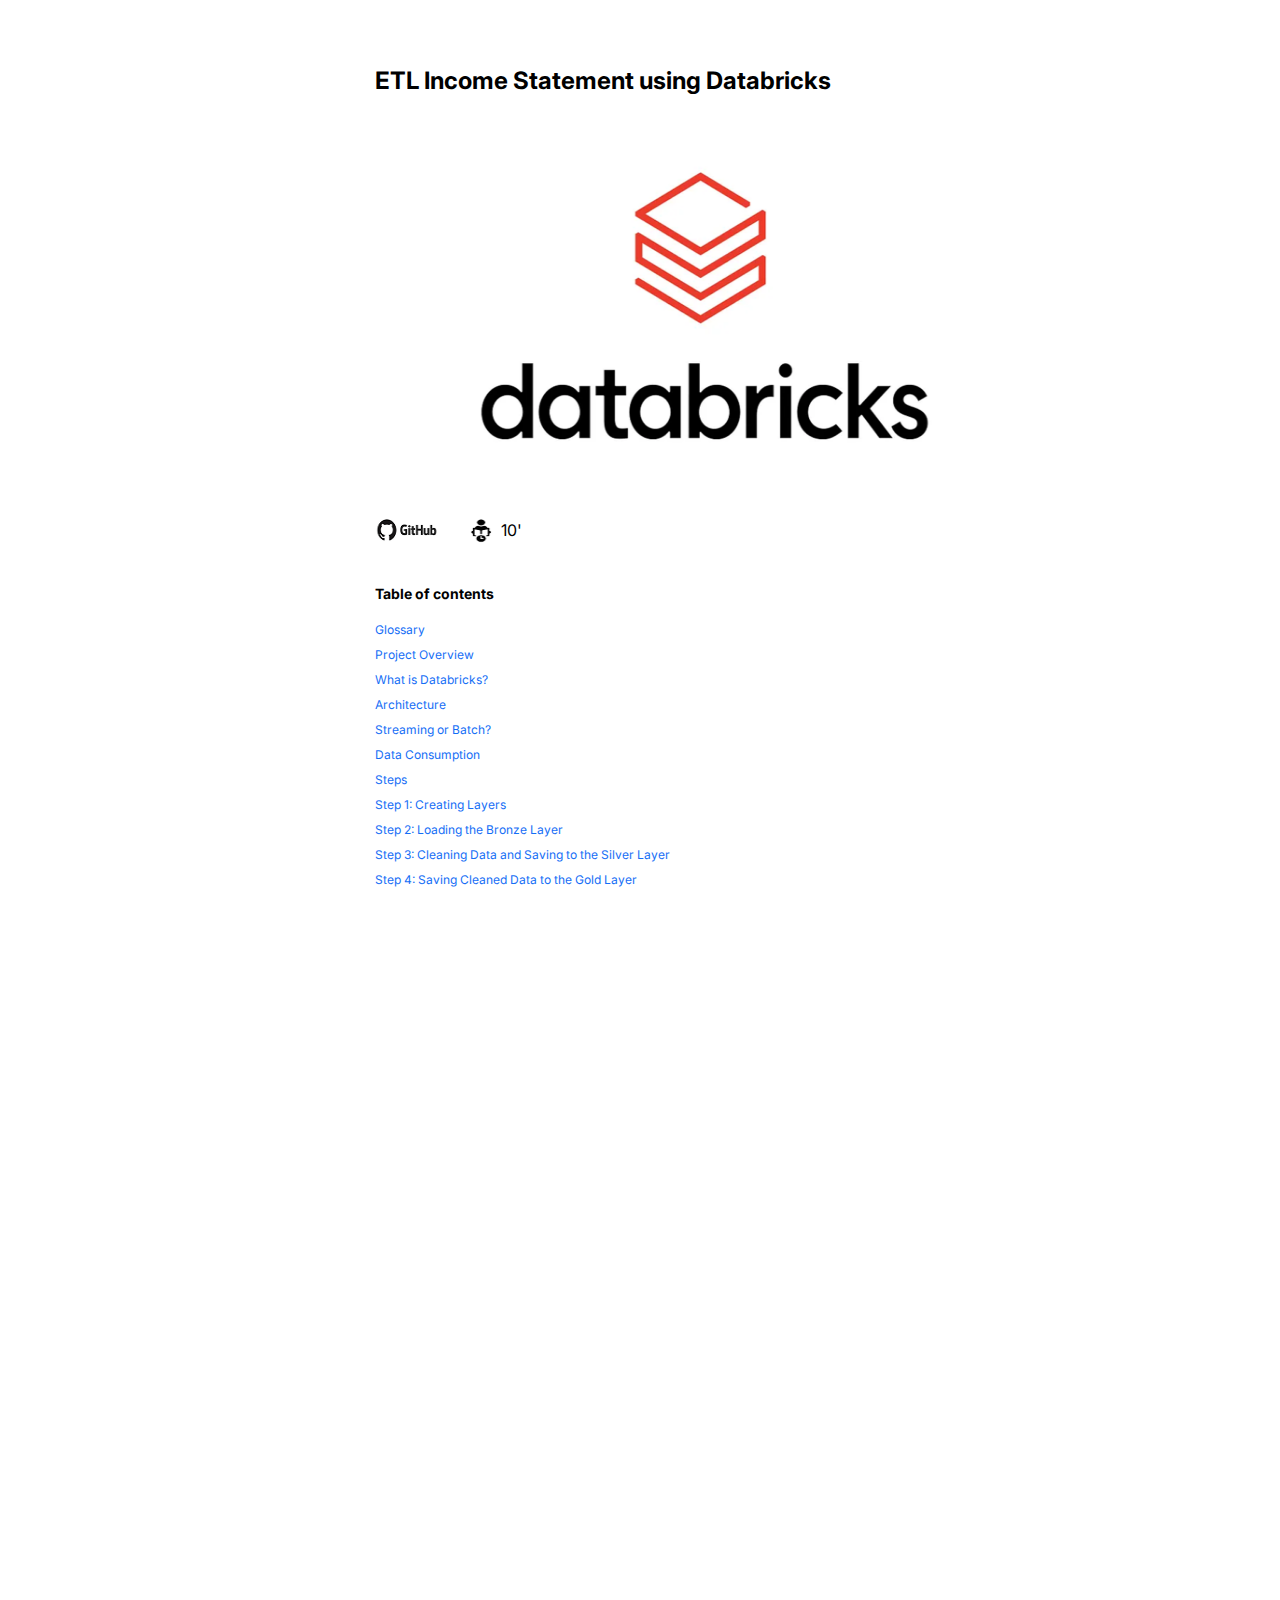
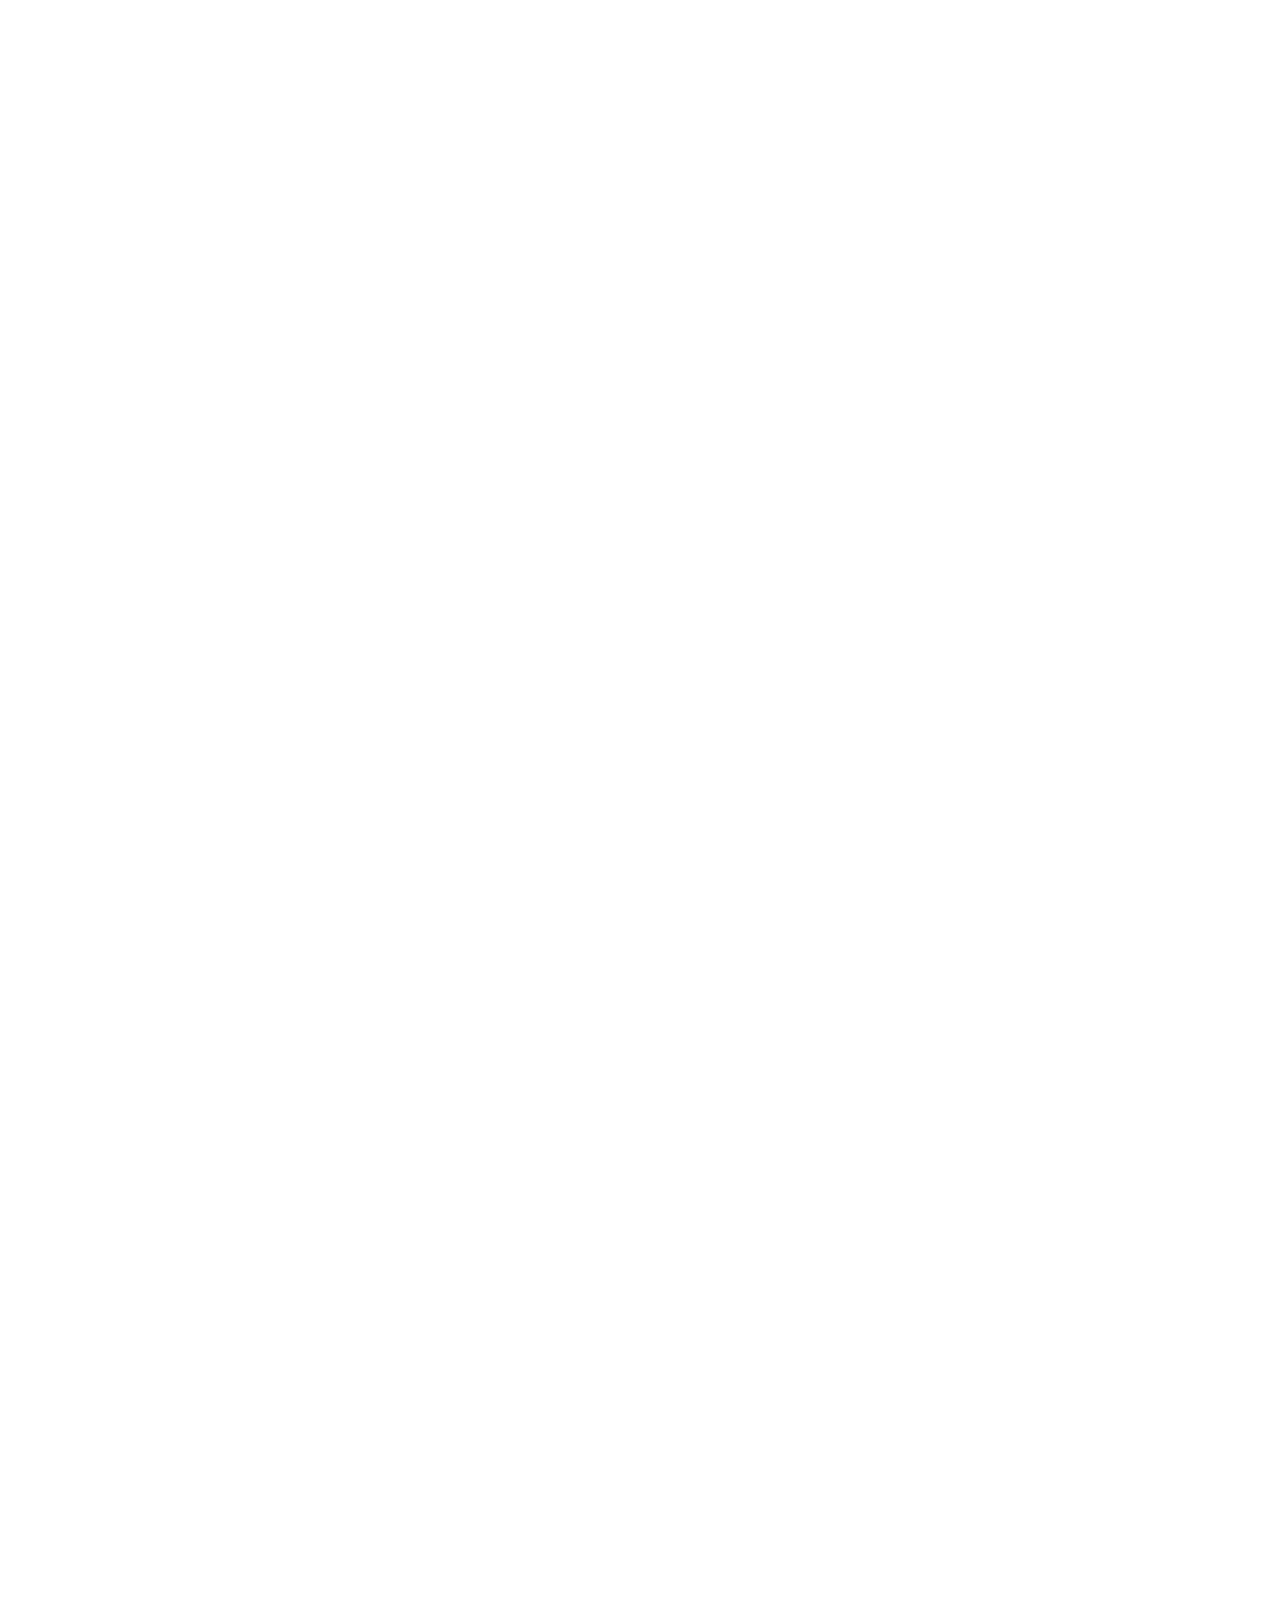
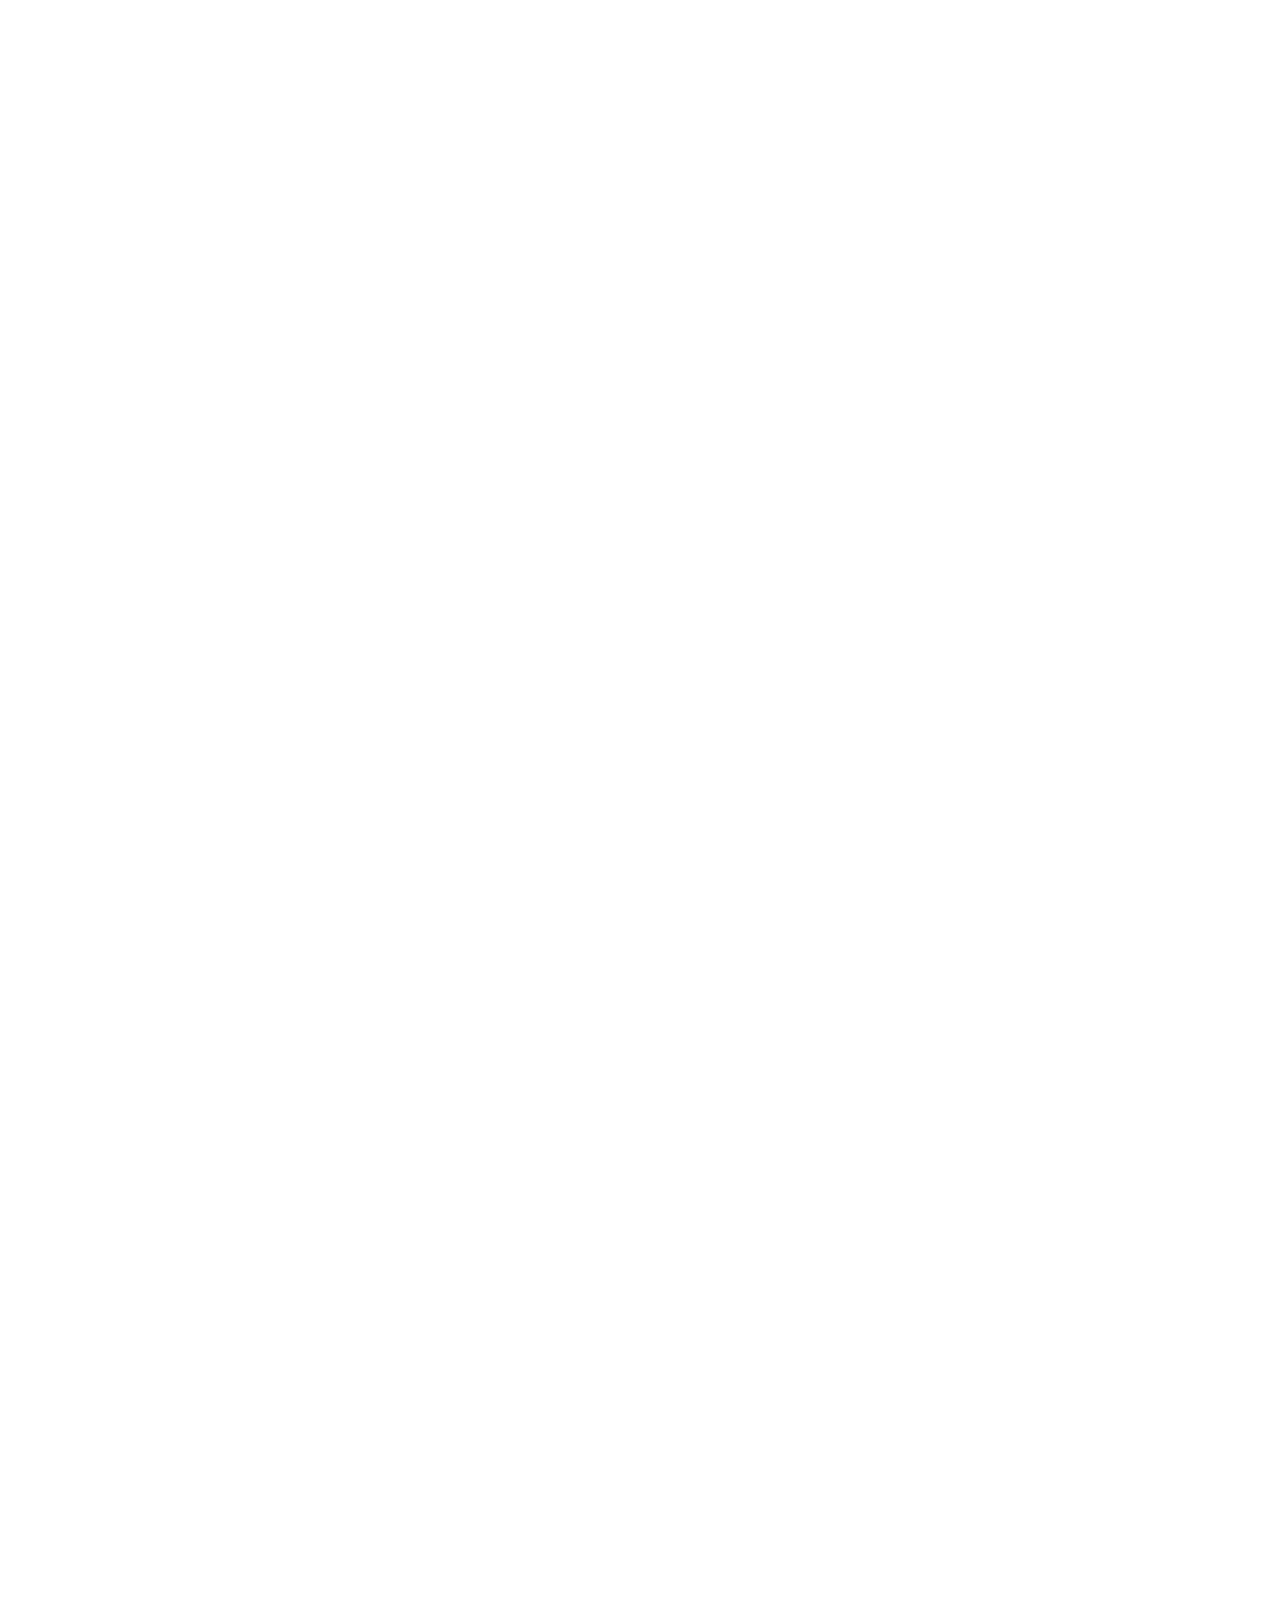
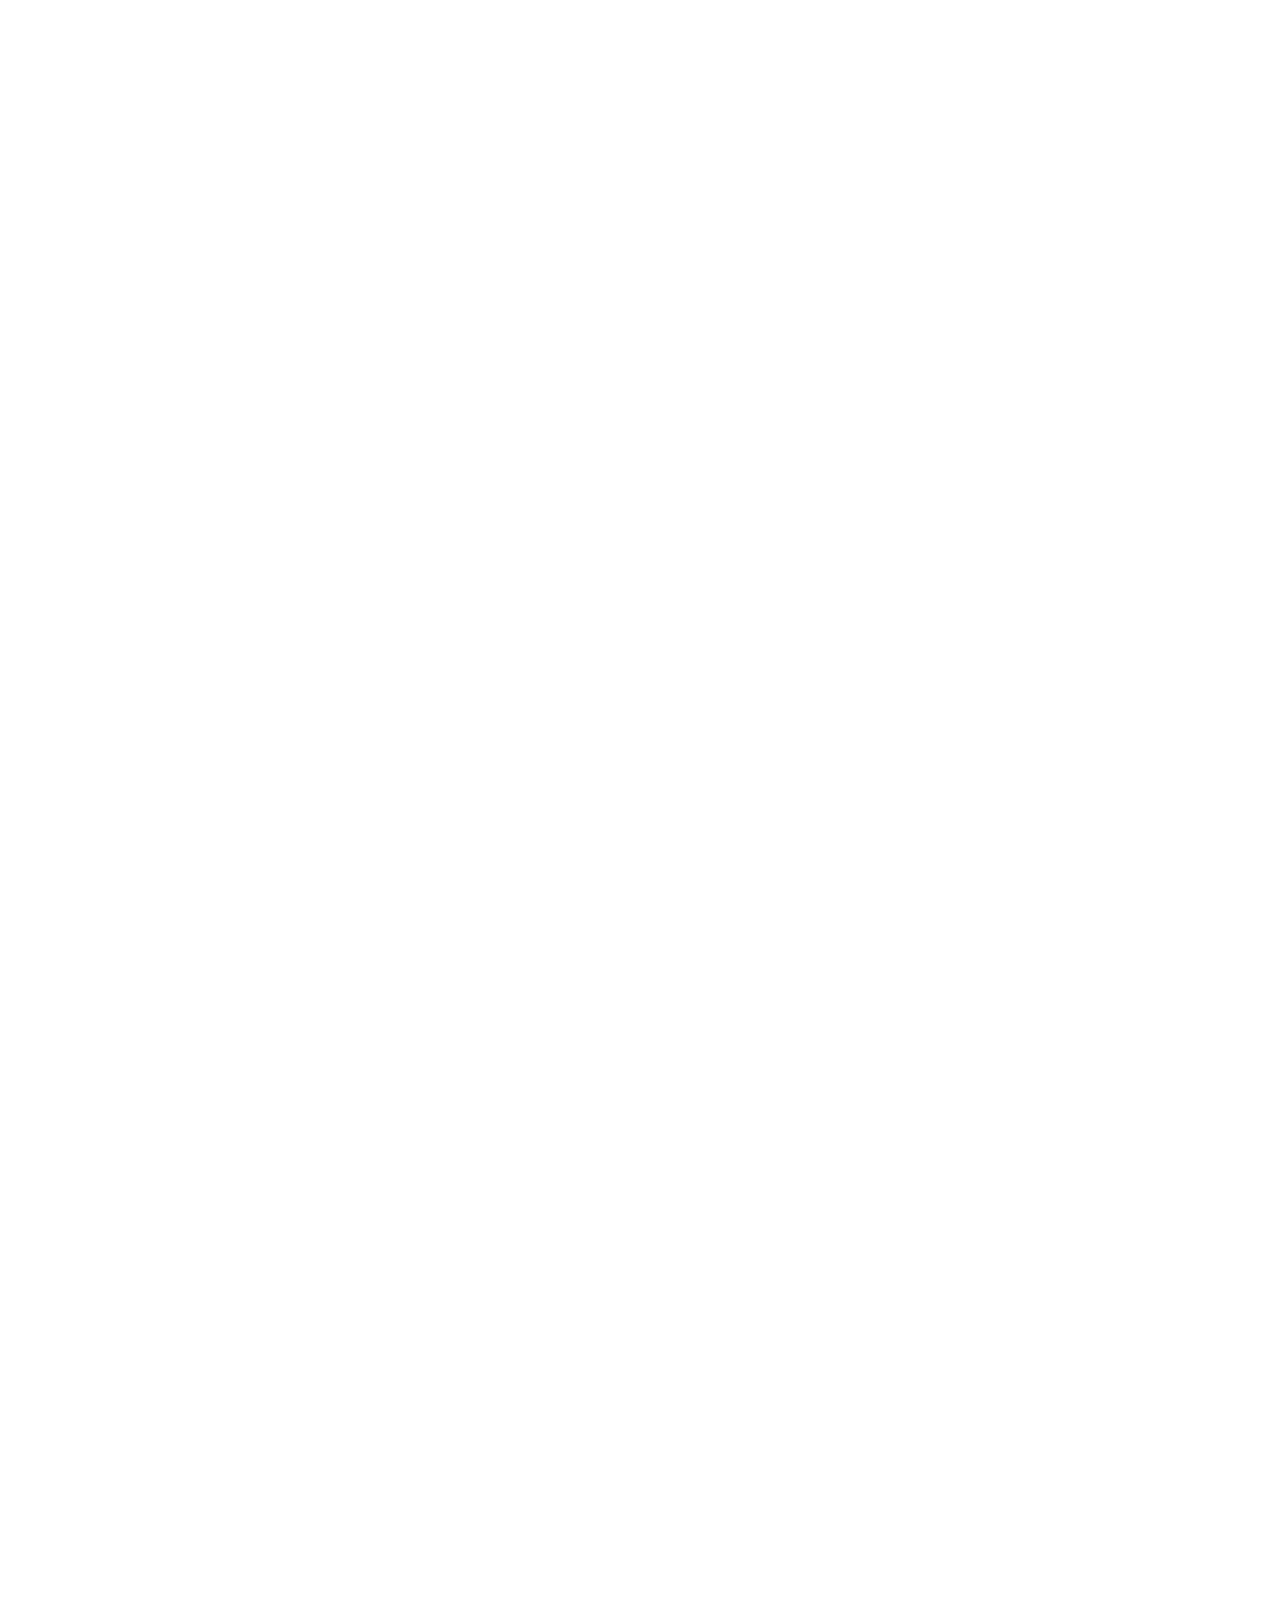
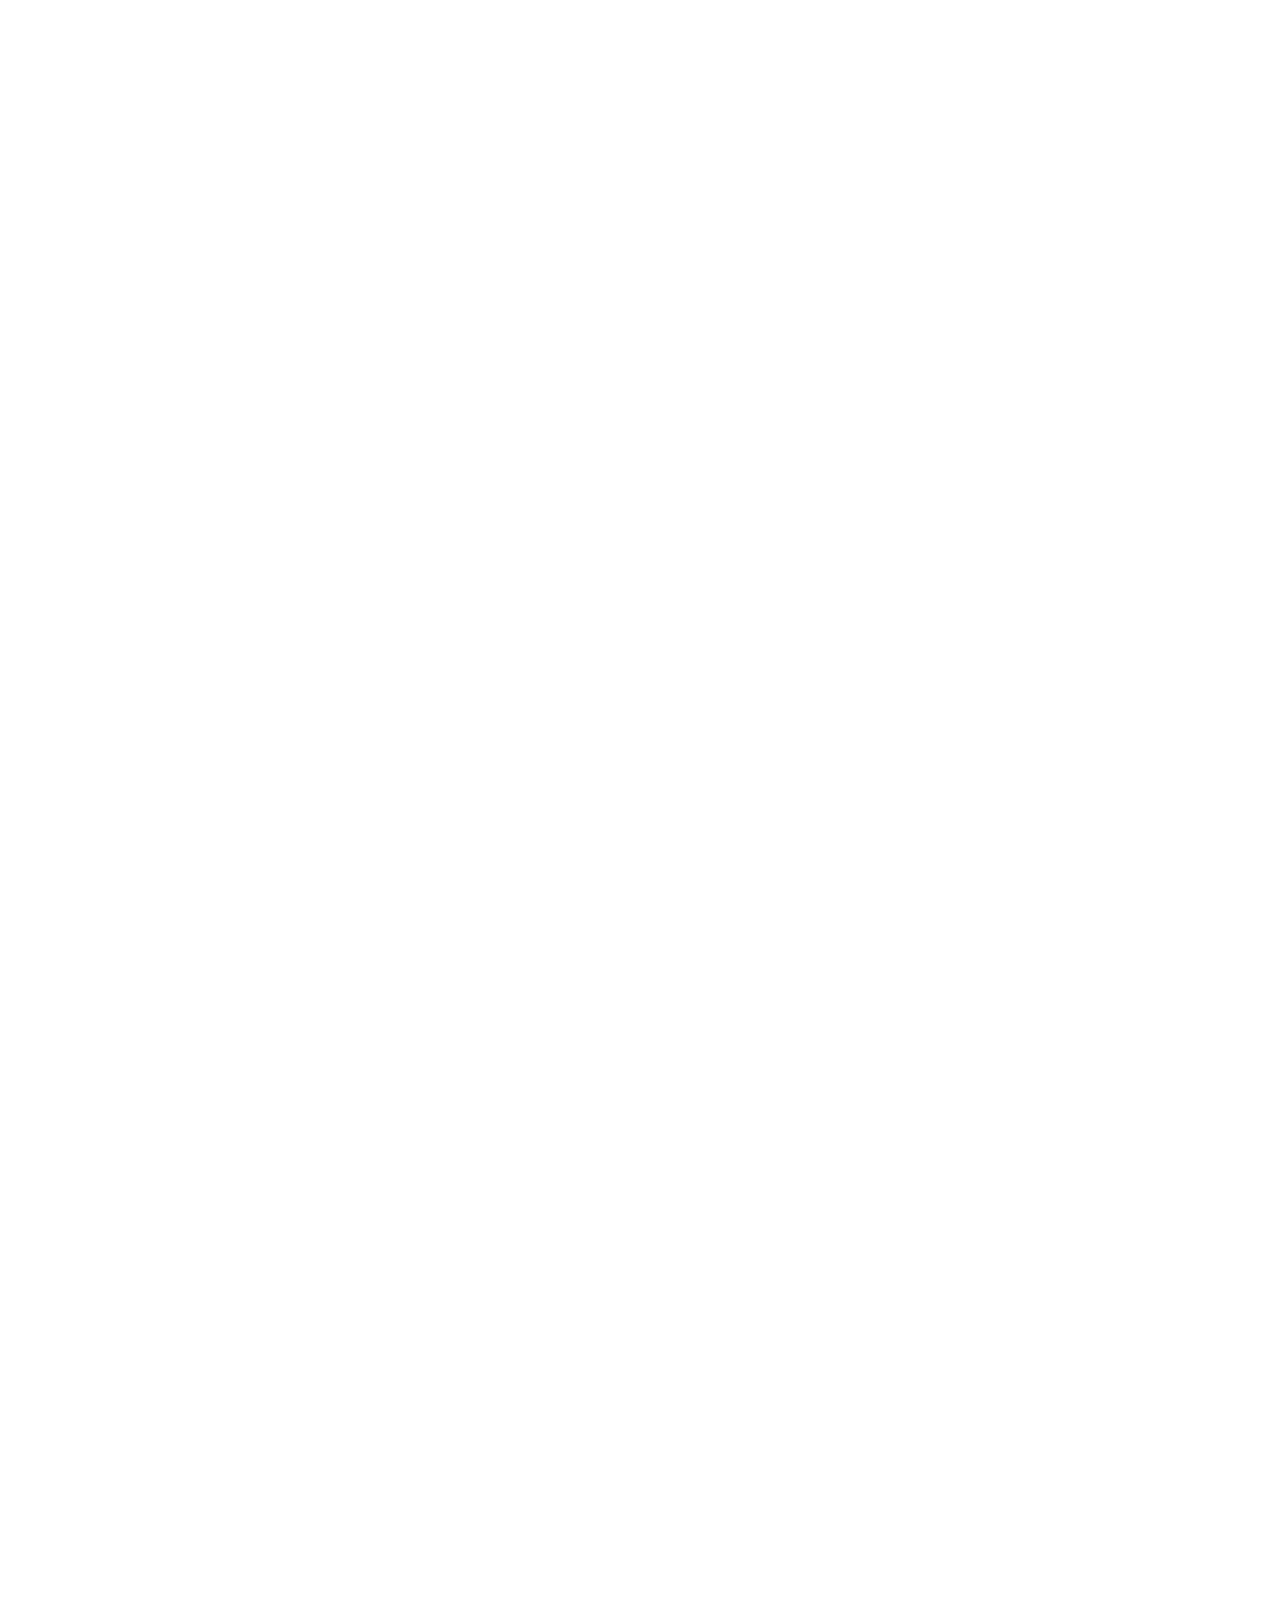
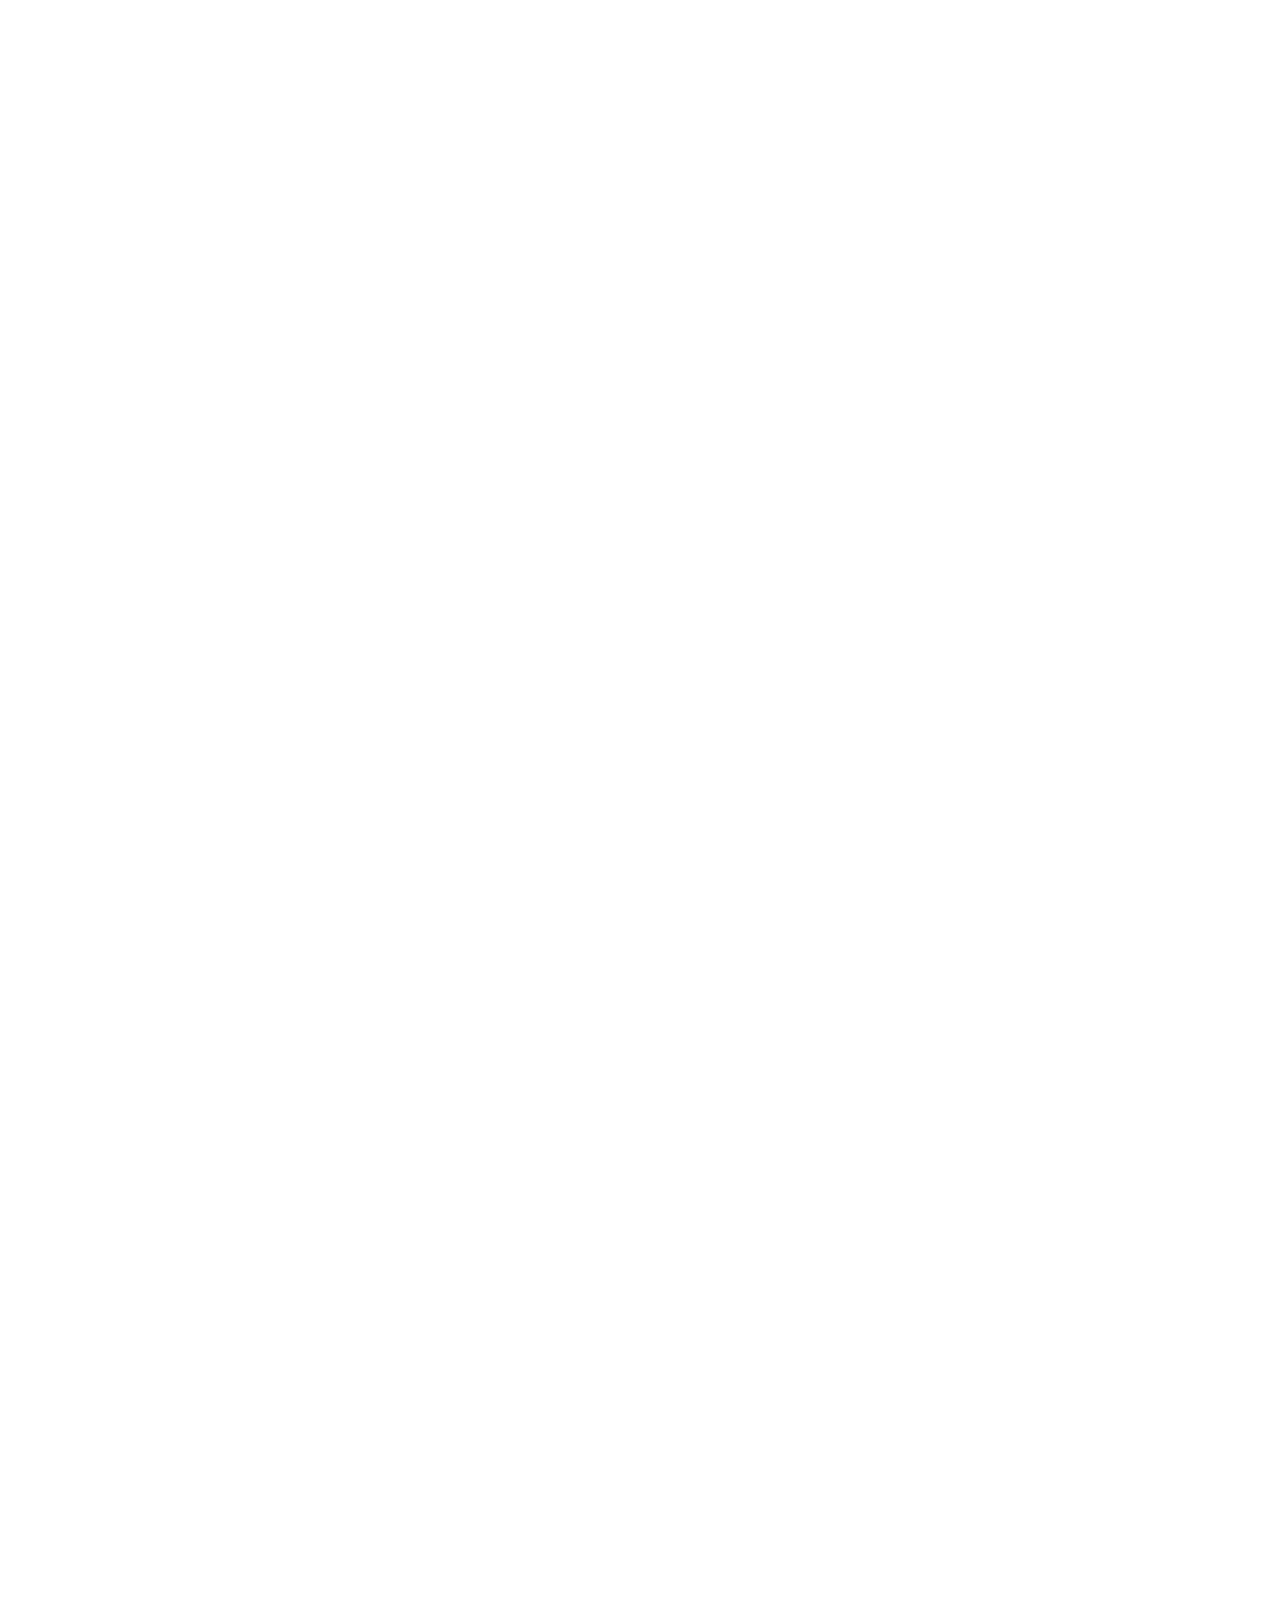
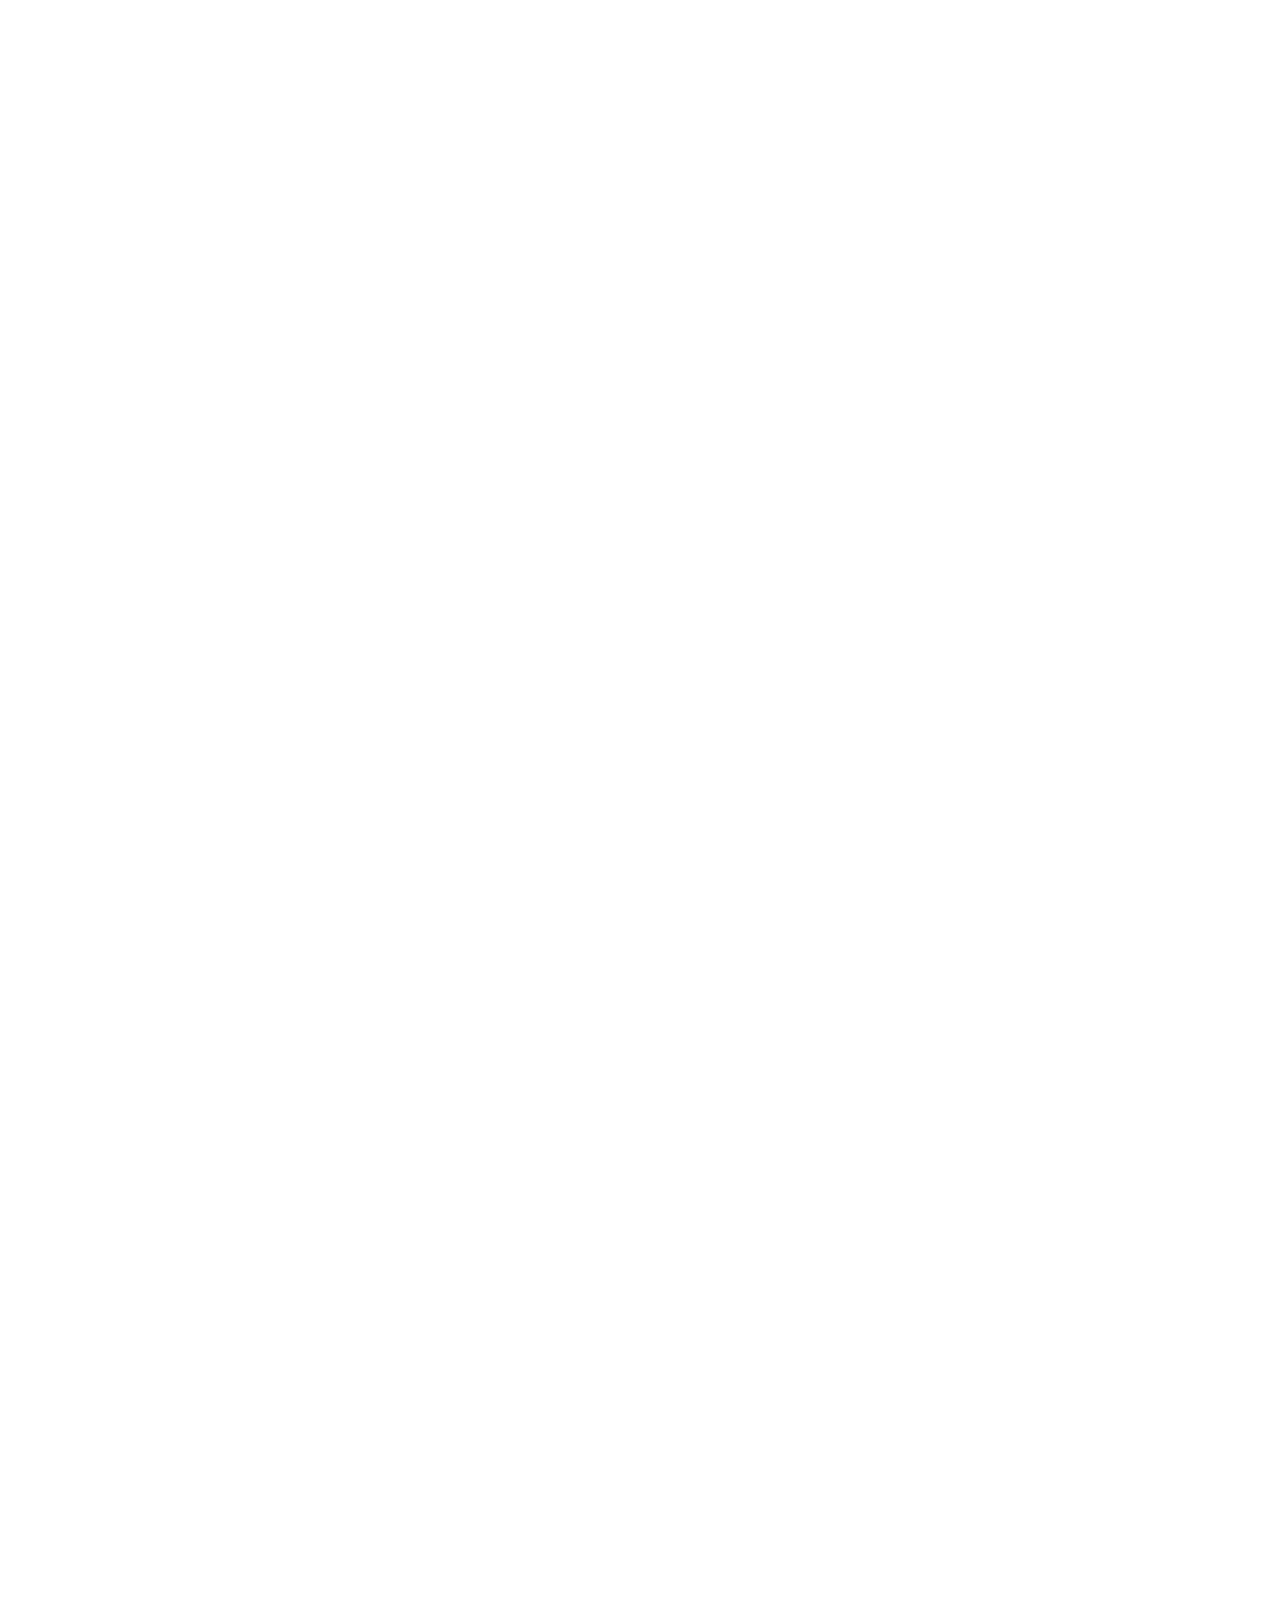
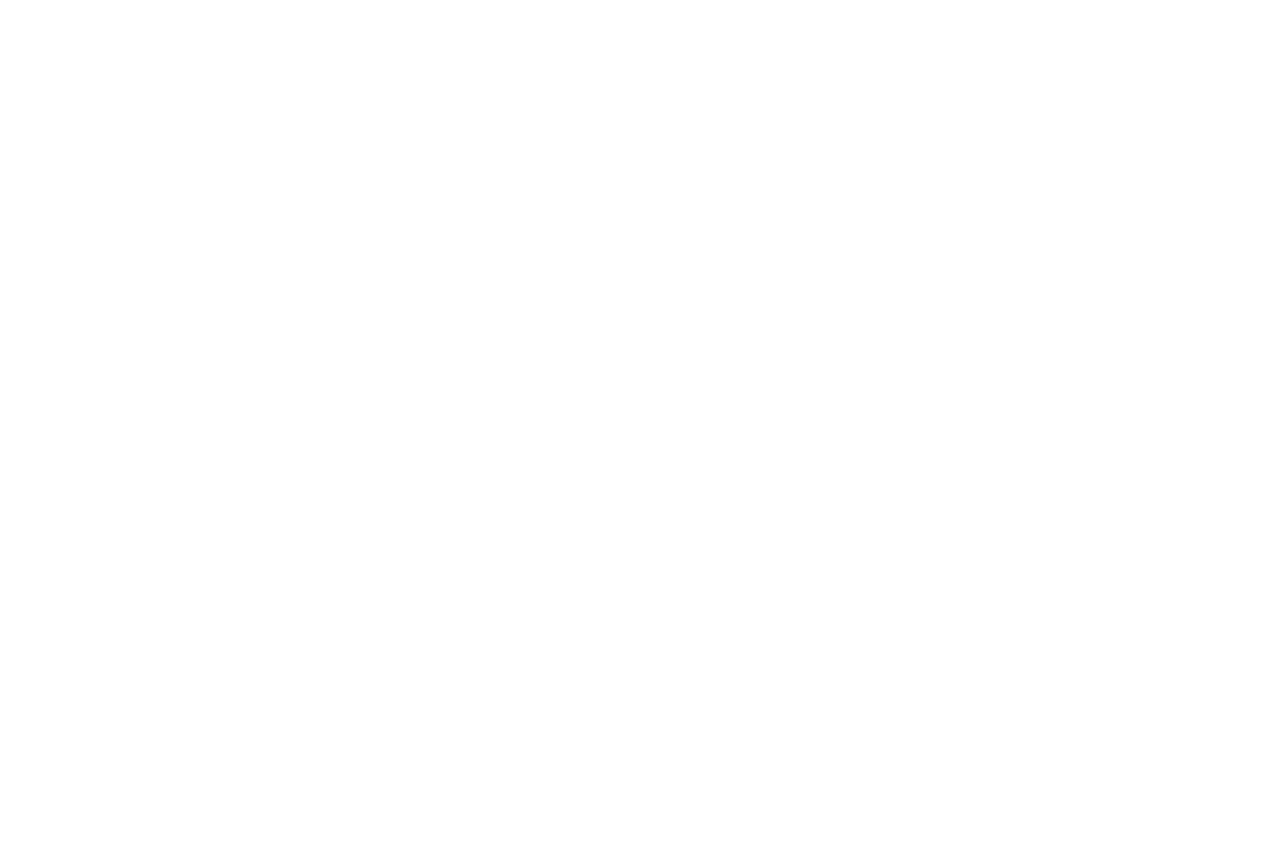
<file: data_analysis_project/etl_databricks/pyspark.html>
<!DOCTYPE html>
<html lang="en">
<head>
    <meta charset="UTF-8">
    <meta name="viewport" content="width=device-width, initial-scale=1.0">
    <title>ETL Income Statement using Databricks</title>
    <link href="https://fonts.googleapis.com/css?family=Inter&display=swap" rel="stylesheet">
    <link href="../../css/main.css" rel="stylesheet"> <!-- Referência ao CSS criado -->
    <!-- Google tag (gtag.js) -->
    <script async src="https://www.googletagmanager.com/gtag/js?id=G-FKMKBKZQG3"></script>
    <script>
    window.dataLayer = window.dataLayer || [];
    function gtag(){dataLayer.push(arguments);}
    gtag('js', new Date());

    gtag('config', 'G-FKMKBKZQG3');
    </script>
</head>
<body id="projects">

    <div class="container">
        <h1>ETL Income Statement using Databricks</h1>

        <img src="../../images/data_analysis_projects/databricks.png"  width="700" height="400">

        <div class="links">
            <a href="https://github.com/OscarFantozzi/ETL-Income-Statement-Databricks" target="_blank">
                <img src="../../icons/github.png" alt="GitHub" width="65" height="30">
            </a>
            
                <img src="../../icons/reading.png" alt="Reading" width="25" height="25">10'
          
        </div>

        <!-- Table of Contents -->
        <nav class="toc">
            <h3>Table of contents</h3>
            <ul>
                <li><a href="#glossary">Glossary</a></li>
                <li><a href="#project-overview">Project Overview</a></li>
                <li><a href="#what-is-databricks">What is Databricks?</a></li>
                <li><a href="#architecture">Architecture</a></li>
                <li><a href="#streaming-or-batch">Streaming or Batch?</a></li>
                <li><a href="#data-consumption">Data Consumption</a></li>
                <li><a href="#steps">Steps</a></li>
                <li><a href="#step-1-creating-layers">Step 1: Creating Layers</a></li>
                <li><a href="#step-2-loading-the-bronze-layer">Step 2: Loading the Bronze Layer</a></li>
                <li><a href="#step-3-cleaning-data-and-saving-to-the-silver-layer">Step 3: Cleaning Data and Saving to the Silver Layer</a></li>
                <li><a href="#step-4-saving-cleaned-data-to-the-gold-layer">Step 4: Saving Cleaned Data to the Gold Layer</a></li>
                <li><a href="#step-5-consuming-data-in-power-bi">Step 5: Consuming Data in Power BI</a></li>
                <li><a href="#conclusion-and-next-steps">Conclusion and Next Steps</a></li>
            </ul>
        </nav>

        <section id="glossary">
            <h2>Glossary</h2>
            <table style="width: 100%; border-collapse: separate; border-spacing: 0 8px;">
                <thead>
                    <tr>
                        <th style="padding: 10px; text-align: left; background-color: #f2f2f2; font-weight: bold;">Term</th>
                        <th style="padding: 10px; text-align: left; background-color: #f2f2f2; font-weight: bold;">Definition</th>
                    </tr>
                </thead>
                <tbody>
                    <tr style="background-color: #fafafa;">
                        <td style="padding: 10px; font-weight: bold;">ACID</td>
                        <td style="padding: 10px;">A set of rules ensuring that database operations are performed correctly and keep data consistent (Atomicity, Consistency, Isolation, Durability).</td>
                    </tr>
                    <tr>
                        <td style="padding: 10px; font-weight: bold;">Apache Spark</td>
                        <td style="padding: 10px;">A tool for processing large amounts of data quickly and distributed across multiple machines.</td>
                    </tr>
                    <tr style="background-color: #fafafa;">
                        <td style="padding: 10px; font-weight: bold;">Batch Processing</td>
                        <td style="padding: 10px;">A method of processing large volumes of data at once rather than analyzing data as it arrives.</td>
                    </tr>
                    <tr>
                        <td style="padding: 10px; font-weight: bold;">Bronze Layer</td>
                        <td style="padding: 10px;">The first data layer where raw data is stored without processing, as it arrives, before cleaning or transformation.</td>
                    </tr>
                    <tr style="background-color: #fafafa;">
                        <td style="padding: 10px; font-weight: bold;">Data Lakehouse</td>
                        <td style="padding: 10px;">A combination of a <strong>Data Lake</strong> (storing vast amounts of data) and a <strong>Data Warehouse</strong> (organizing data for analysis), offering the best of both.</td>
                    </tr>
                    <tr>
                        <td style="padding: 10px; font-weight: bold;">Databricks</td>
                        <td style="padding: 10px;">A cloud-based platform that simplifies large-scale data processing using <strong>Apache Spark</strong>, also used for data science and analytics.</td>
                    </tr>
                    <tr style="background-color: #fafafa;">
                        <td style="padding: 10px; font-weight: bold;">Databricks Community Edition</td>
                        <td style="padding: 10px;">A free version of Databricks, ideal for testing and learning Spark and other tools without costs.</td>
                    </tr>
                    <tr>
                        <td style="padding: 10px; font-weight: bold;">dbfs</td>
                        <td style="padding: 10px;">Databricks File System, which organizes and stores data like a folder system on a computer, but in the cloud.</td>
                    </tr>
                    <tr style="background-color: #fafafa;">
                        <td style="padding: 10px; font-weight: bold;">Delta Lake</td>
                        <td style="padding: 10px;">Technology that enhances data storage by ensuring data remains organized, secure, and correctly updated without errors.</td>
                    </tr>
                    <tr>
                        <td style="padding: 10px; font-weight: bold;">Gold Layer</td>
                        <td style="padding: 10px;">The final data layer, where data is fully processed and ready for use in reports and analysis.</td>
                    </tr>
                    <tr style="background-color: #fafafa;">
                        <td style="padding: 10px; font-weight: bold;">Landing Zone</td>
                        <td style="padding: 10px;">The area where raw data is initially stored. It is the "first stop" for data before being organized.</td>
                    </tr>
                    <tr>
                        <td style="padding: 10px; font-weight: bold;">Medallion Architecture</td>
                        <td style="padding: 10px;">A structure that organizes data into layers (bronze, silver, gold), with each layer having a specific processing and refinement level.</td>
                    </tr>
                    <tr style="background-color: #fafafa;">
                        <td style="padding: 10px; font-weight: bold;">/mnt</td>
                        <td style="padding: 10px;">A directory in Databricks used to connect and access data stored in external services like Azure or AWS.</td>
                    </tr>
                    <tr>
                        <td style="padding: 10px; font-weight: bold;">PySpark</td>
                        <td style="padding: 10px;">A version of Spark that works with Python, making Spark accessible to Python developers.</td>
                    </tr>
                    <tr style="background-color: #fafafa;">
                        <td style="padding: 10px; font-weight: bold;">Silver Layer</td>
                        <td style="padding: 10px;">The second data layer, where data is cleaned and organized, ready for deeper analysis or reporting.</td>
                    </tr>
                    <tr>
                        <td style="padding: 10px; font-weight: bold;">Streaming Processing</td>
                        <td style="padding: 10px;">A method for processing data in real-time, analyzing it as it arrives.</td>
                    </tr>
                    <tr style="background-color: #fafafa;">
                        <td style="padding: 10px; font-weight: bold;">Unity Catalog</td>
                        <td style="padding: 10px;">A Databricks tool for centralized data governance, organizing and controlling access to data efficiently.</td>
                    </tr>
                </tbody>
            </table>
        </section>
        

        <!-- Project Overview Section -->
        <section id="project-overview">
            <h2>Project Overview</h2>
            <p>In the previous project, an income statement was automated using Python and CSV files. With the increase in data volume, the pipeline was migrated to <strong>Databricks Community Edition</strong>, ensuring scalability, automation, and database integration. One of the main challenges of this project was translating the treatments previously done in pure Python into <strong>PySpark</strong>, a language I am not very familiar with, although it shares some similarities with Python.</p>
            <p>Alternatively, I could have opted for <strong>SQL</strong>, which I am more proficient in, but I chose PySpark to gain familiarity with the language.</p>
            <p>Let’s break it down: later in this document, I will explain what Databricks is, its layers, why it was chosen, and the problems it addresses.</p>
        </section>

        <section id="how-it-works">
            <h2>How it works</h2>
            <ul>
                <li><strong>Landing Zone:</strong>Raw data, such as CSV files, is stored in this layer without any modifications.</li>
                <li><strong>Bronze Layer:</strong>Data from the Landing Zone is transferred and stored in the Delta Lake format, ready for processing.</li>
                <li><strong>Silver Layer:</strong>At this stage, the data is cleaned and transformed to ensure consistency and quality.</li>
                <li><strong>Gold Layer:</strong>The refined and cleaned data is organized for reporting and analysis.</li>
                <li><strong>Power BI Consumption:</strong> Power BI connects to Databricks via ODBC/JDBC, enabling direct consumption of the created tables.</li>
            </ul>
        </section>
        
        <section id="what-is-databricks">
            <h2>What is Databricks?</h2>
            <p><strong>Databricks</strong> is a cloud-based platform that simplifies the processing and analysis of large-scale data quickly and efficiently. It combines the technology of <strong>Apache Spark</strong>—a powerful tool for large-scale data processing—with a collaborative environment where teams can develop, share, and automate data pipelines, as well as execute advanced analytics.</p>
            <p>Databricks allows you to organize data into different "layers," ranging from raw data to fully processed data ready for dashboards and reports. It is widely used for <strong>data science</strong>, <strong>data engineering</strong>, and <strong>data analytics</strong> in real-time or large-scale scenarios.</p>
        
            <h3>Here are some key advantages of using Databricks:</h3>
            <ul>
                <li><strong>Scalability:</strong> Handles large data volumes by distributing tasks across multiple machines.</li>
                <li><strong>Collaboration:</strong> Enables data teams to work together using shared notebooks.</li>
                <li><strong>Automation:</strong> Simplifies the creation of automated workflows to process and transform data.</li>
                <li><strong>Flexibility:</strong> Works with various data sources and integrates seamlessly with BI tools and databases.</li>
            </ul>
        </section>
        
        <section id="architecture">
            <h2>Architecture</h2>
            <img src="media/image1.png" alt="Architecture Diagram">
        
            <p>The migration architecture for the income statement  project to Databricks follows a multi-hop concept using Delta Lake, divided into data processing layers: Landing Zone, Bronze, Silver, and Gold. Each layer has a specific role in processing and transforming the data, ensuring an efficient flow and high-quality data for analysis.</p>
        
            <ul>
                <li><strong>Landing Zone:</strong>
                    
                        <li>The Landing Zone is the entry point for raw data, where CSV files are directly uploaded. The data arrives in its original format without any transformation or cleaning. This ensures that the complete data history is preserved for future reprocessing or auditing.</li>
                   
                </li>
                <li><strong>Bronze Layer:</strong>
                   
                        <li>In the Bronze Layer, raw data from the Landing Zone is moved and stored in Delta Lake format. At this stage, the data is integrated and prepared for transformation processes. While still raw, it is organized in a more suitable format for subsequent processing.</li>
                    
                </li>
                <li><strong>Silver Layer:</strong>
                   
                        <li>In the Silver Layer, data is cleaned, transformed, and standardized. This stage involves filtering and correcting the data, removing inconsistencies, and adjusting data types. Here, tables are prepared for more detailed analyses, ensuring consistent and ready-to-use data.</li>
                   
                </li>
                <li><strong>Gold Layer:</strong>
                   
                        <li>The Gold Layer is where data is business-ready. Data is aggregated and refined to generate deeper insights and analyses in visualization tools like Power BI. At this layer, the data is highly optimized for fast and efficient queries.</li>
                   
                </li>


            </ul>
        </section>

        <section id="streaming-or-batch">
            <h2>Streaming or Batch?</h2>
            <p>Data processing can follow two main approaches: batch and streaming. Each has specific advantages depending on the nature of the data and processing needs.</p>
        
            <h3>Batch Processing:</h3>
            <p>Batch involves collecting and processing large data volumes at defined intervals, such as daily, monthly, or as needed. This method is ideal when real-time analysis is unnecessary, and data can be grouped for later processing.</p>
            
            <ul>
                <li><strong>Application in the project:</strong> For this DRE project, batch processing is the chosen method. Financial data is extracted at defined periods, such as monthly or quarterly closings, and does not require immediate responses. Batch processing consolidates this data periodically, ensuring efficient use of computational resources.</li>
                <li><strong>Advantages:</strong> Batch simplifies processing large data volumes at once, optimizing resource usage without requiring continuous processing.</li>
            </ul>
        
            <h3>Streaming Processing:</h3>
            <p>Streaming involves processing data in real-time or near real-time as it arrives. This means the system can continuously respond to data changes, enabling immediate analysis.</p>
        
            <ul>
                <li><strong>Future Possibility:</strong> While batch is the initial choice, the project may expand to include streaming in the future. If the company begins receiving financial data directly from a real-time database, streaming would allow immediate processing and analysis, facilitating instant decision-making.</li>
                <li><strong>Advantages:</strong> Streaming is ideal for scenarios requiring immediate responses, such as continuous monitoring or real-time financial transaction flows.</li>
            </ul>
        </section>

        <section id="data-consumption">
            <h2>Data Consumption</h2>
            <p>In this project, Power BI remains the primary tool for data visualization and analysis. The only significant change was the data source. Previously, data was extracted from a local database, but now the data source is Databricks.</p>
        
            <p>After processing and refining data in the Bronze, Silver, and Gold layers, it is connected to Power BI directly from Databricks. This ensures that the information used in reports and dashboards is always up to date, improving performance and scalability without relying on local databases.</p>
        </section>
        
        <section id="steps">
            <h2>Steps</h2>
            <img src="media/image2.png" alt="Steps Flow Diagram">
        
            <p>The project was divided into four main steps, following the flow of Databricks' <strong>Bronze</strong>, <strong>Silver</strong>, and <strong>Gold</strong> layers. First, the <strong>layer structure</strong> was created to organize data into different processing levels. Then, raw data was loaded from the <strong>Landing Zone</strong> to the <strong>Bronze Layer</strong> (raw data), followed by cleaning and transformation for the <strong>Silver Layer</strong> (organized data). Finally, data was optimized and aggregated in the <strong>Gold Layer</strong> for reporting and analysis. The process was modularized into separate notebooks, making each step easier to manage and execute independently.</p>
        
            <h3>Step 1: Creating Layers</h3>
            <p><strong>This step involves creating the landing zone, bronze, silver, and gold layers.</strong></p>
        
            <h4>Creating Landing Zone:</h4>
            <pre># creating landing zone</pre>
            <img src="media/image3.png" alt="Creating Landing Zone">
        
            <h4>Creating Bronze Layer:</h4>
            <img src="media/image4.png" alt="Creating Bronze Layer">
        
            <h4>Creating Silver Layer:</h4>
            <img src="media/image5.png" alt="Creating Silver Layer">
        
            <h4>Creating Gold Layer:</h4>
            <img src="media/image6.png" alt="Creating Gold Layer">
        
            <h3>Step 2: Loading the Bronze Layer</h3>
            <p>In this step, raw data from the Landing Zone is loaded into the Bronze Layer:</p>
            <img src="media/image7.png" alt="Loading Bronze Layer">
        
            <h3>Step 3: Cleaning Data and Saving to the Silver Layer</h3>
            <p>In this step, data from the Bronze Layer is cleaned and saved into the Silver Layer. The notebook can be accessed at this link: <a href="https://databricks-prod-cloudfront.cloud.databricks.com/public/4027ec902e239c93eaaa8714f173bcfc/3888749691583407/84552440955705/6757744284100272/latest.html">Loading Silver Layer</a>.</p>
        
            <h3>Step 4: Saving Cleaned Data to the Gold Layer</h3>
            <p>In this step, cleaned data is moved to the Gold Layer, making it ready for consumption. The notebook can be accessed at this link: <a href="https://databricks-prod-cloudfront.cloud.databricks.com/public/4027ec902e239c93eaaa8714f173bcfc/3888749691583407/4087602558815085/6757744284100272/latest.html">Loading Gold Layer</a>.</p>
        
            <h3>Step 5: Consuming Data in Power BI</h3>
            <p>Since I am using the Databricks Community Edition, which is not directly integrated with Azure (Power BI connector), I will connect using ODBC/JDBC. The first step is to install the ODBC driver from this link: <a href="https://www.databricks.com/spark/odbc-drivers-download">ODBC Driver</a>.</p>
            <img src="media/image8.png" alt="ODBC Driver">
        
            <p>If everything is correctly set up, Databricks should appear among the connectors, as shown below:</p>
            <img src="media/image9.png" alt="Databricks Connector">
        
            <p>Click <strong>Connect</strong> and fill in the following fields:</p>
            <ul>
                <li><strong>Server Hostname</strong></li>
                <li><strong>HTTP Path</strong></li>
            </ul>
            <img src="media/image10.png" alt="Connection Fields">
        
            <p>To obtain this information, navigate to the Compute section in Databricks:</p>
            <img src="media/image11.png" alt="Databricks Compute Section">
        
            <p>Click your active cluster, and under JDBC/ODBC, you will find the credentials:</p>
            <img src="media/image12.png" alt="JDBC/ODBC Credentials">
        
            <p>After copying and pasting the credentials, you can access the layers created in Databricks:</p>
            <img src="media/image13.png" alt="Databricks Layers Access">
        
            <p>Finally, select the database and the table you want to import.</p>
        
            <p><strong>Note:</strong> In my case, since I only want to replace the data source from local SQL to Databricks, I will modify the table source via Power Query's advanced editor. To do this:</p>
            <ul>
                <li>Go to the newly imported Databricks table and then open <strong>Advanced Editor.</strong></li>
            </ul>
            <img src="media/image14.png" alt="Power Query Advanced Editor">
        
            <p>Copy the code from the editor and adapt it for each table based on its name:</p>
            <img src="media/image15.png" alt="Code Adaptation Example">
        
            <p>For example, in this case, I replaced the source for the table <strong>destruturadre:</strong></p>
            <img src="media/image16.png" alt="Replaced Table Source">
        
            <p>After this step, close and apply changes in Power Query, and the data will be loaded into the dashboard:</p>
            <img src="media/image17.png" alt="Power BI Dashboard">
        </section>
        
        <section id="conclusion-and-next-steps">
            <h2>Conclusion and Next Steps</h2>
            <p>This project demonstrated how <strong>Databricks Community Edition</strong> facilitates migrating local ETL to the cloud, organizing data into layers (Landing Zone, Bronze, Silver, and Gold) and optimizing the processing pipeline.</p>
            <p>In the project, I plan to migrate the pipeline to Microsoft Azure, exploring tools such as <strong>Azure Databricks</strong> and <strong>Azure Data Factory.</strong></p>
        </section>

        <footer>
            <p><a href="mailto:seuemail@example.com">Get in conctact</a></p>
            <p>
              <a href="https://github.com/OscarFantozzi" target="_blank">GitHub</a> |
              <a href="https://www.linkedin.com/in/oscarfantozzi/" target="_blank">LinkedIn</a>
              <p>&copy; 2025 Oscar Fantozzi - Data Analysis Portfolio</p>
            </p>
          </footer>


</div>



    <script>
        // Accordion functionality
        var acc = document.getElementsByClassName("accordion");
        for (var i = 0; i < acc.length; i++) {
            acc[i].addEventListener("click", function() {
                this.classList.toggle("active");
                var panel = this.nextElementSibling;
                if (panel.style.display === "block") {
                    panel.style.display = "none";
                } else {
                    panel.style.display = "block";
                }
            });
        }
    </script>
</body>



</html>
</file>
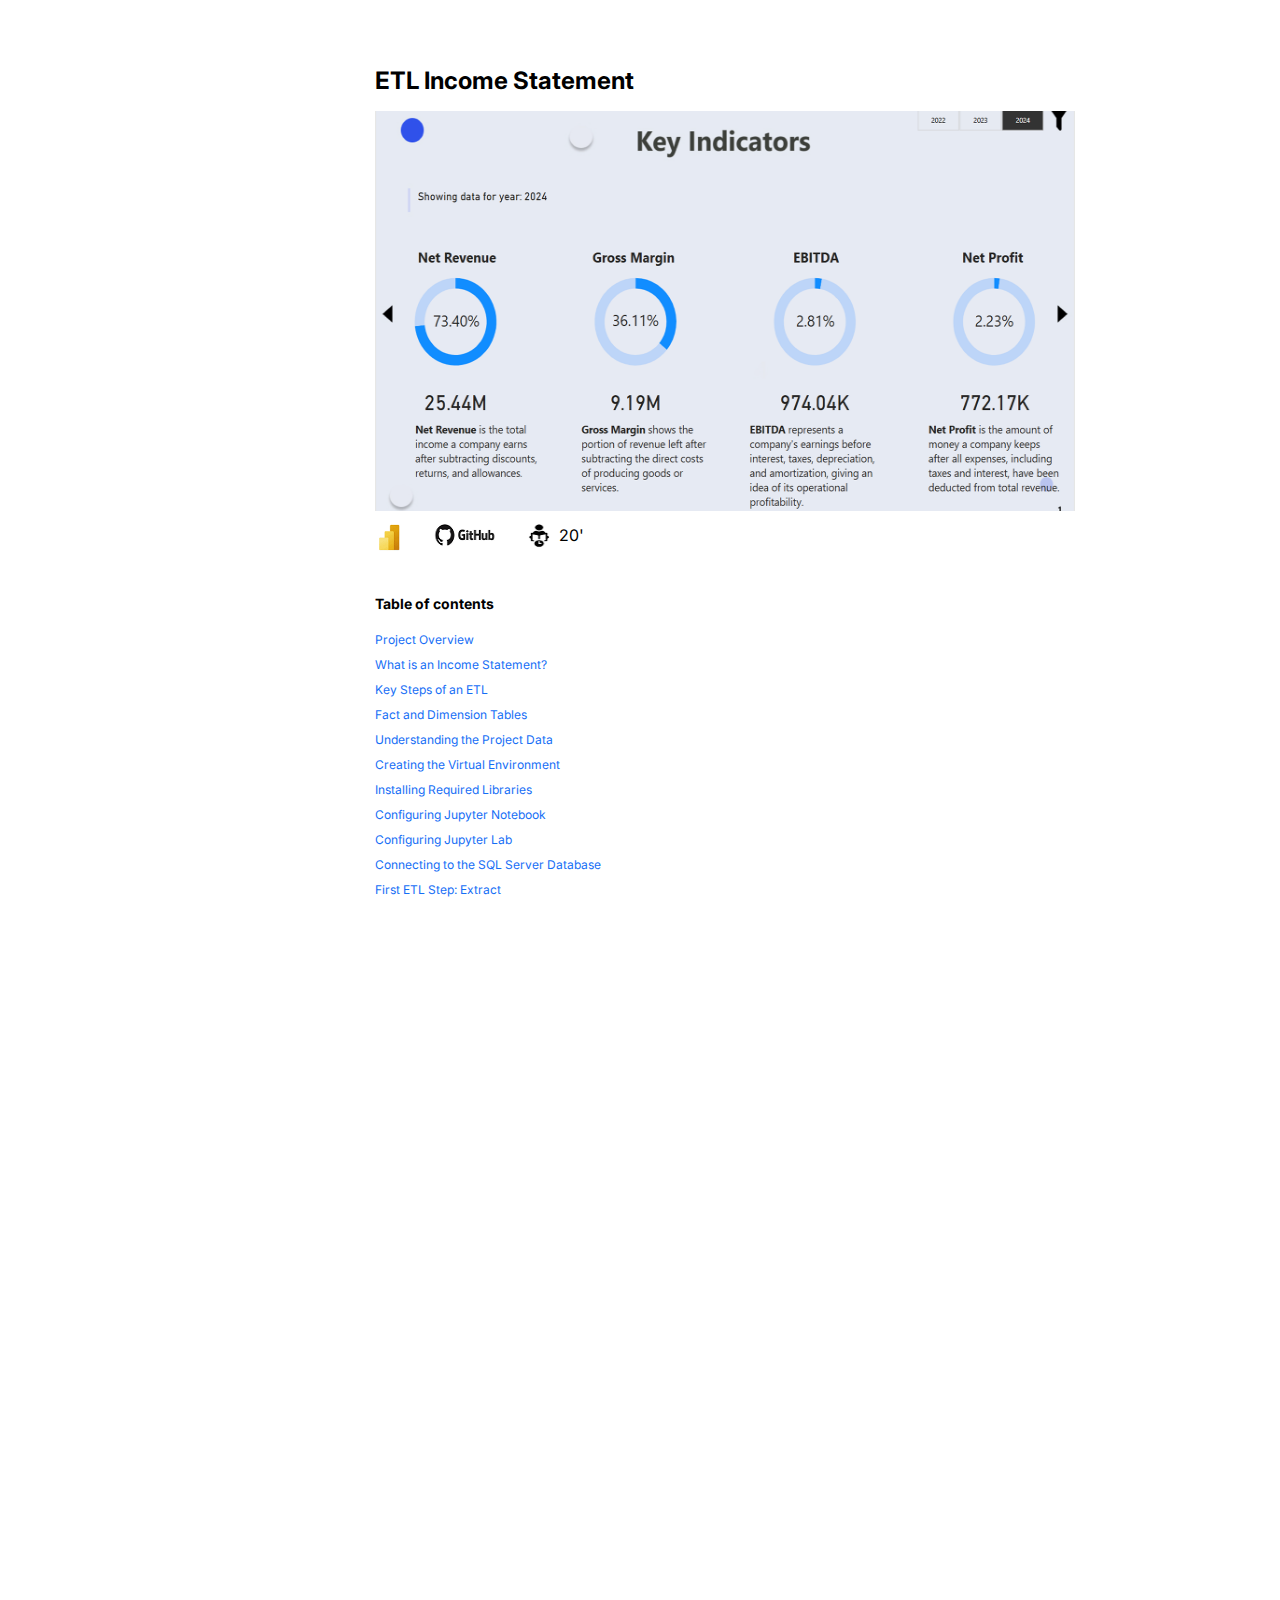
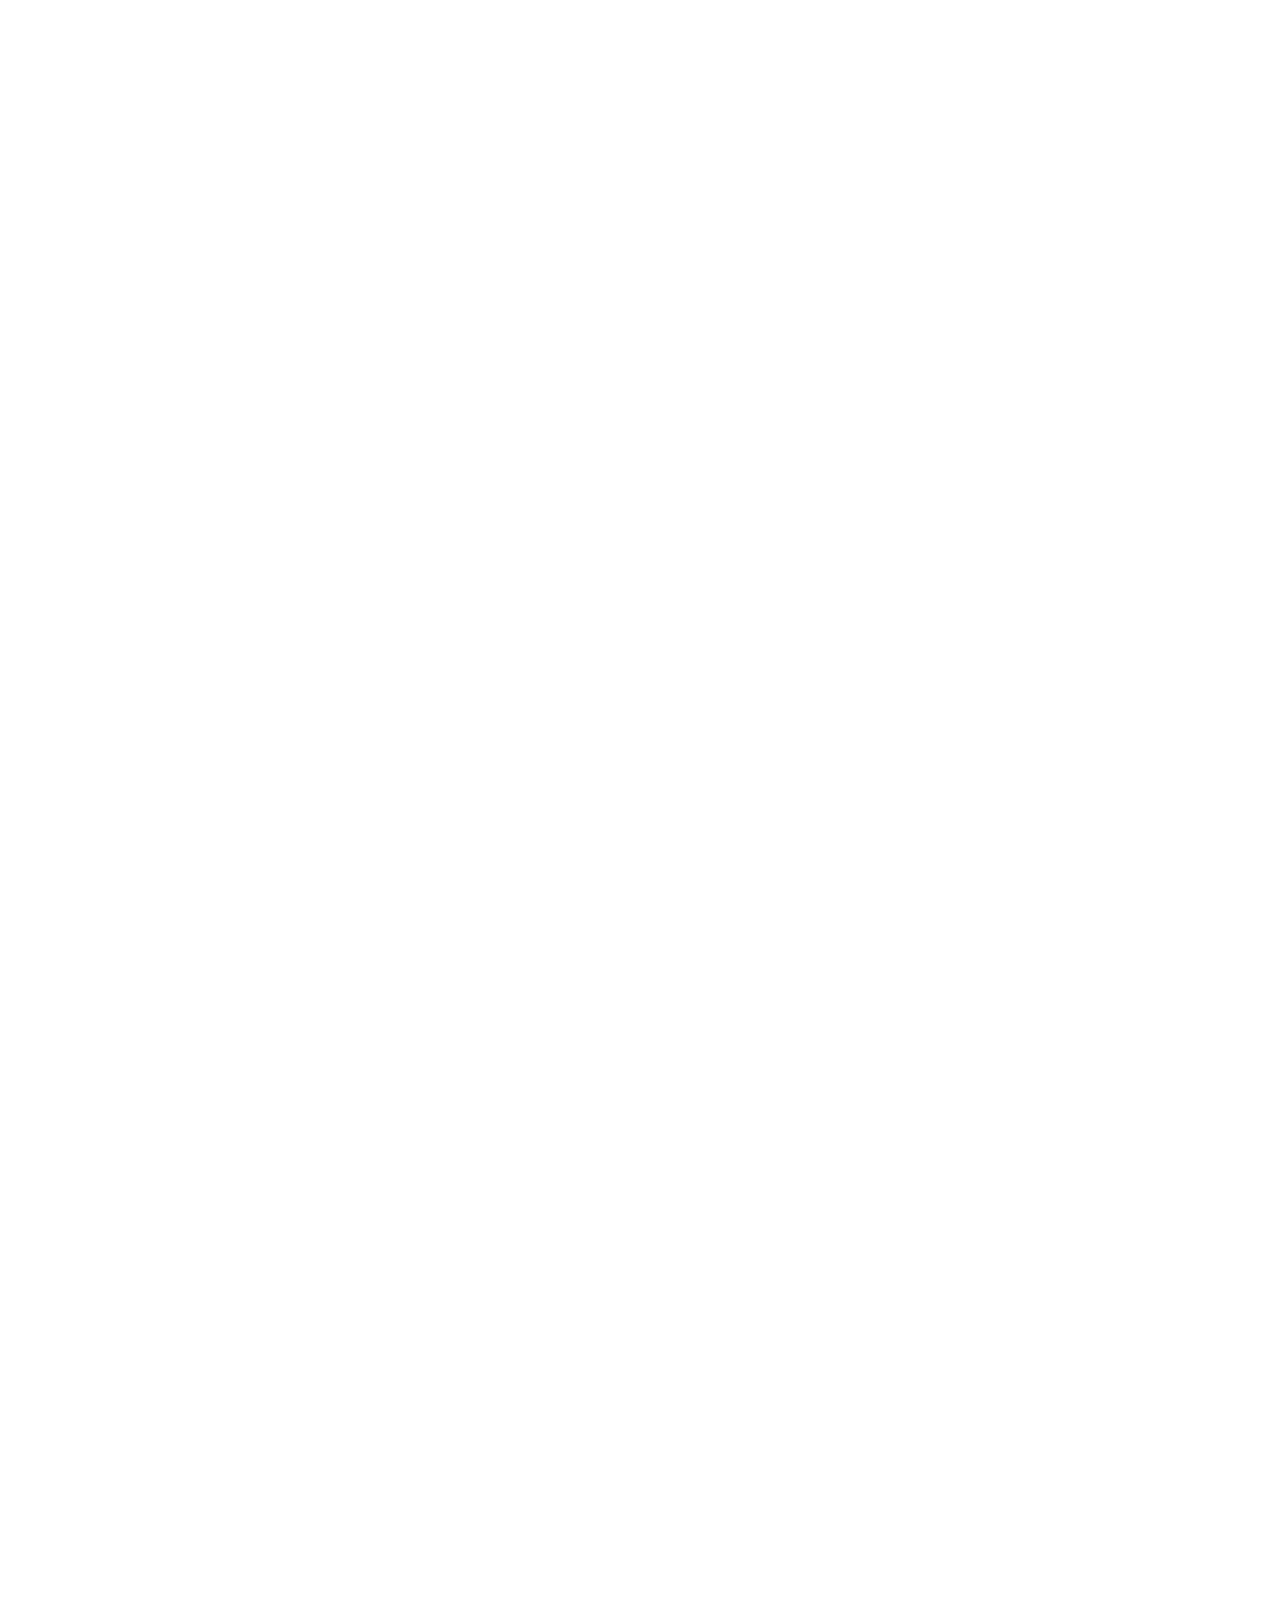
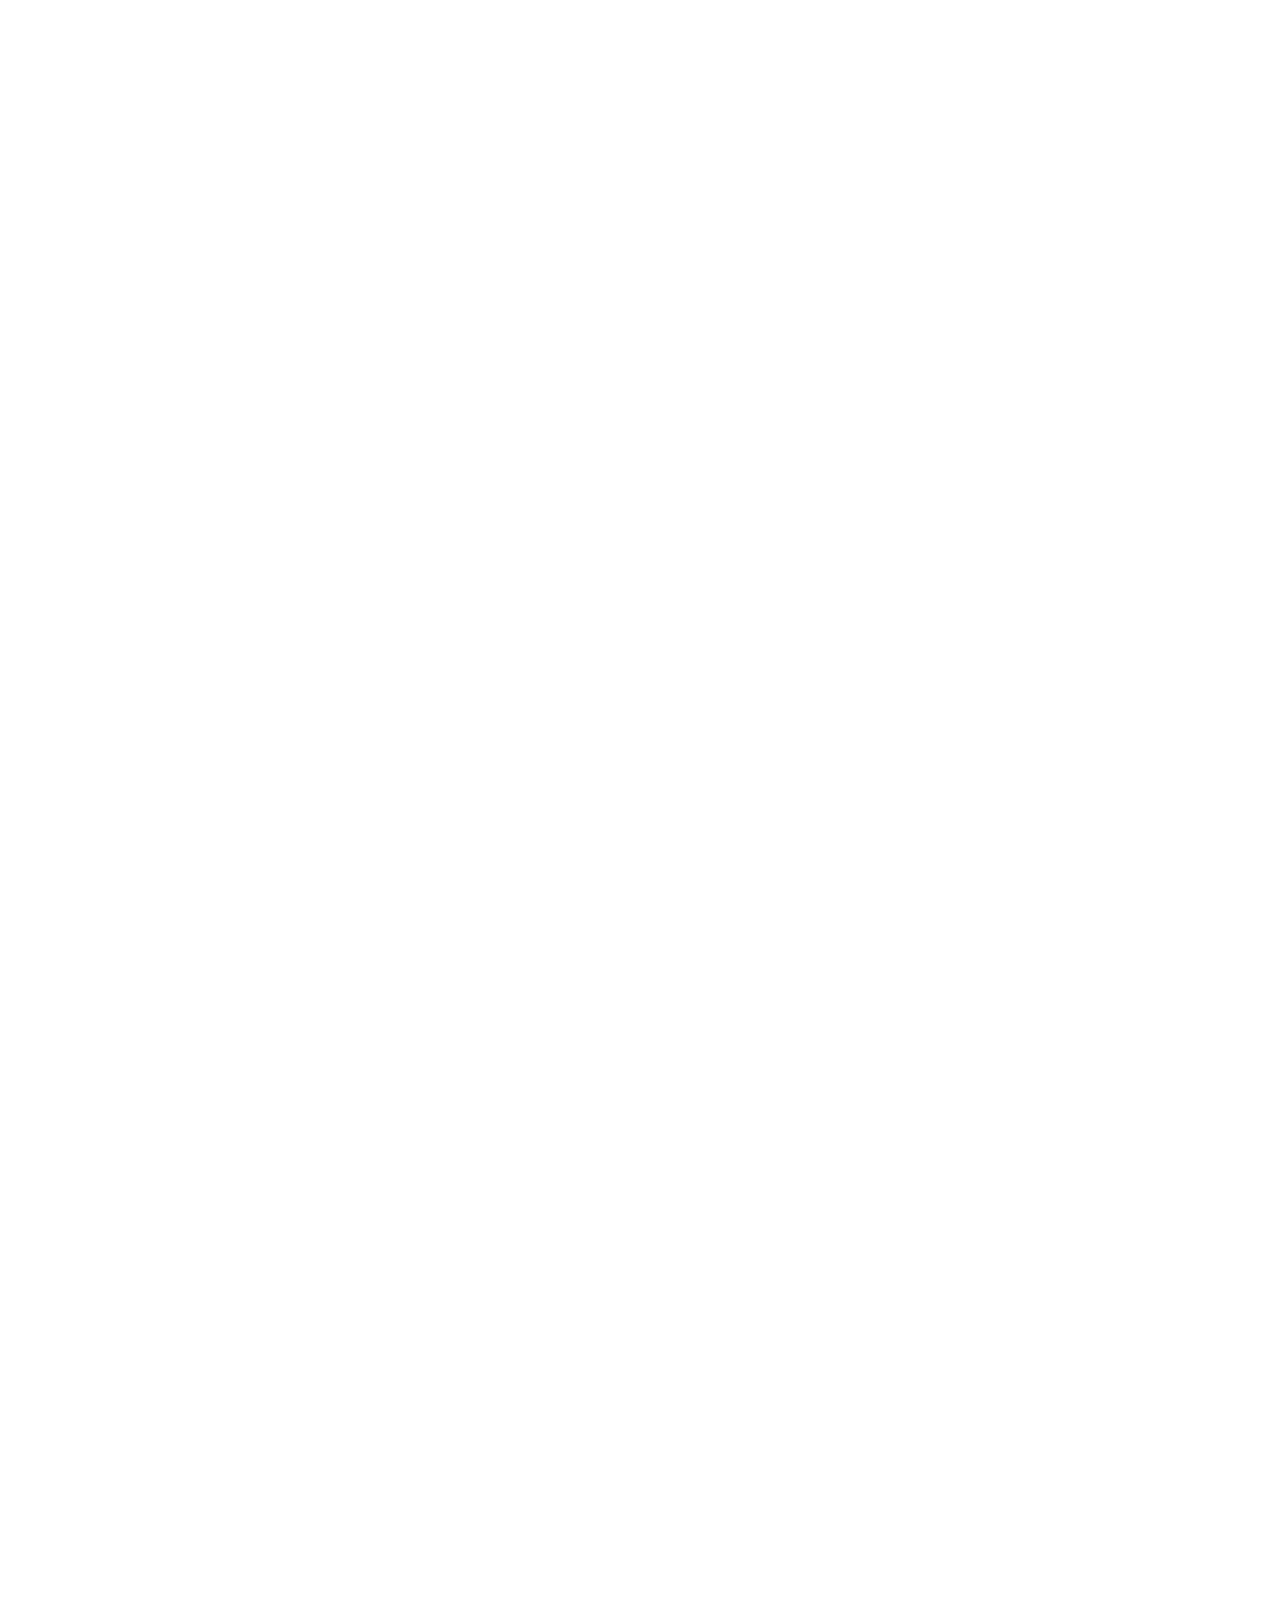
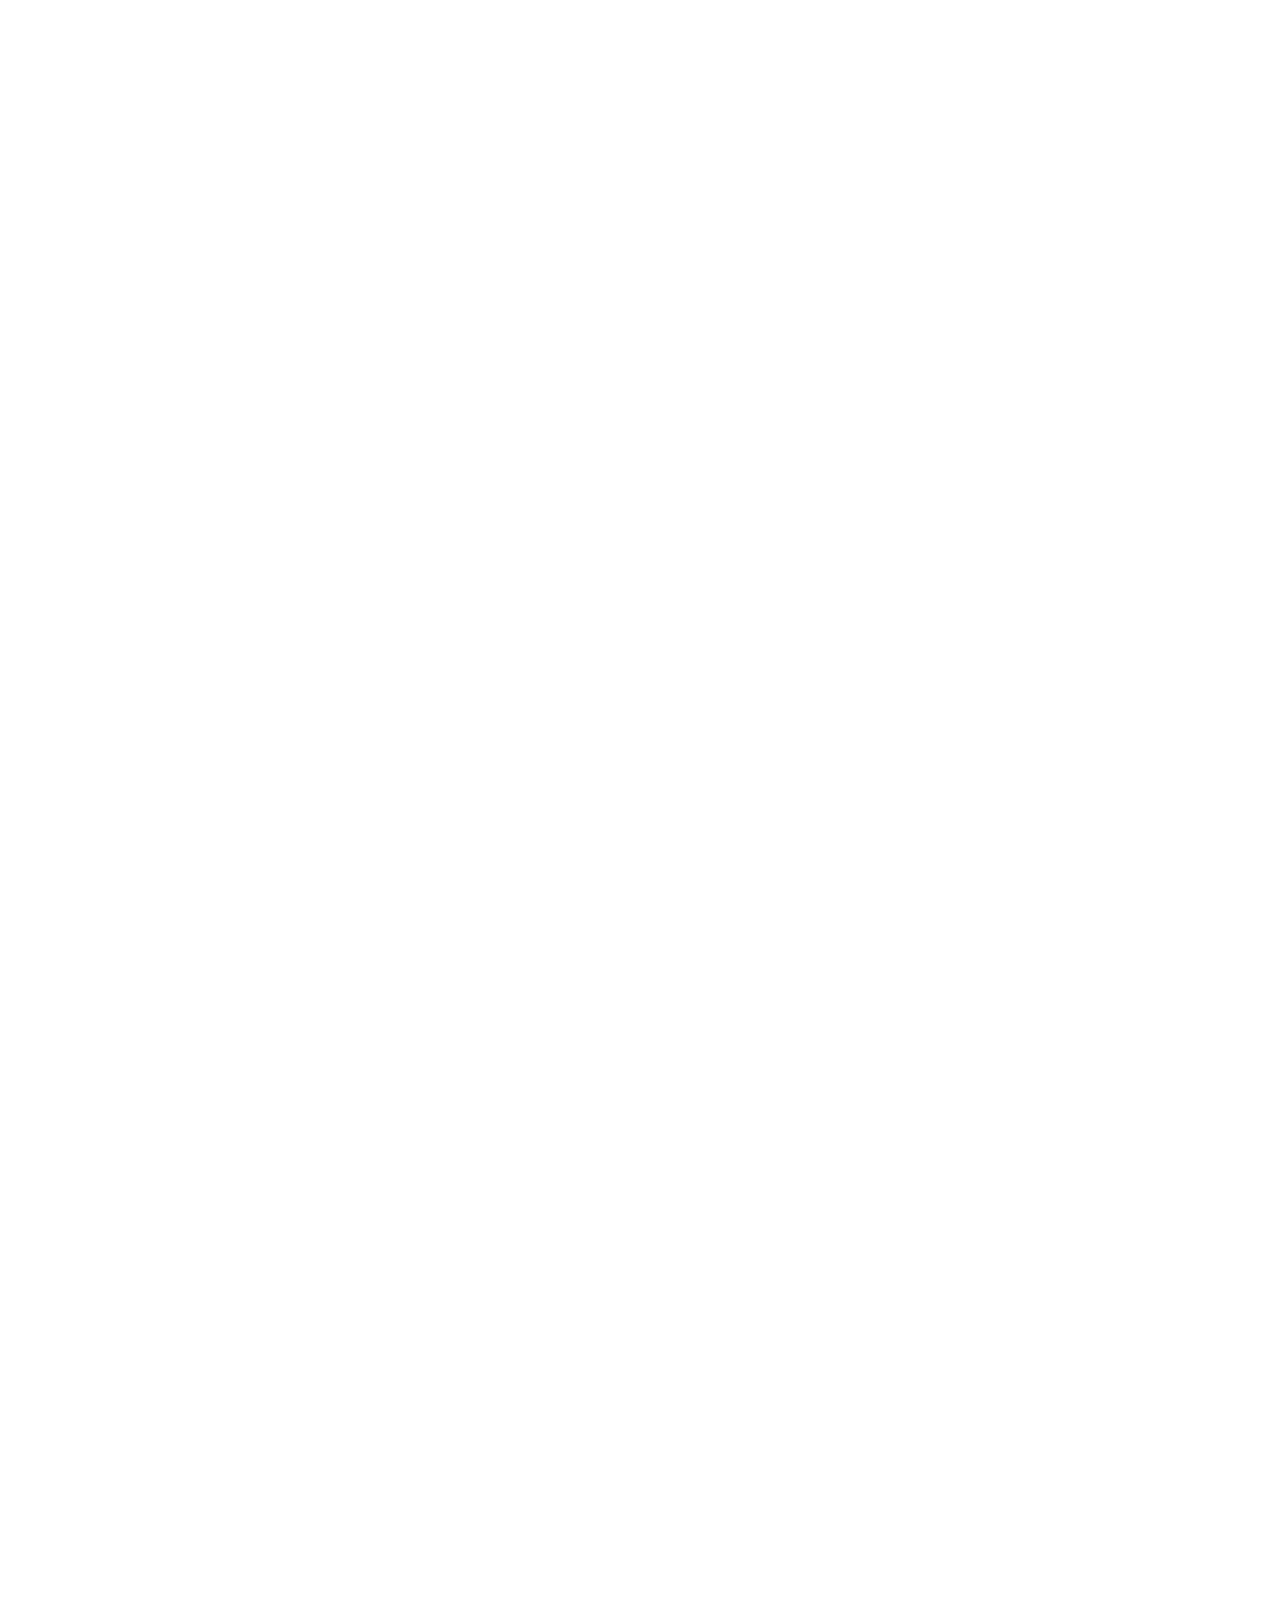
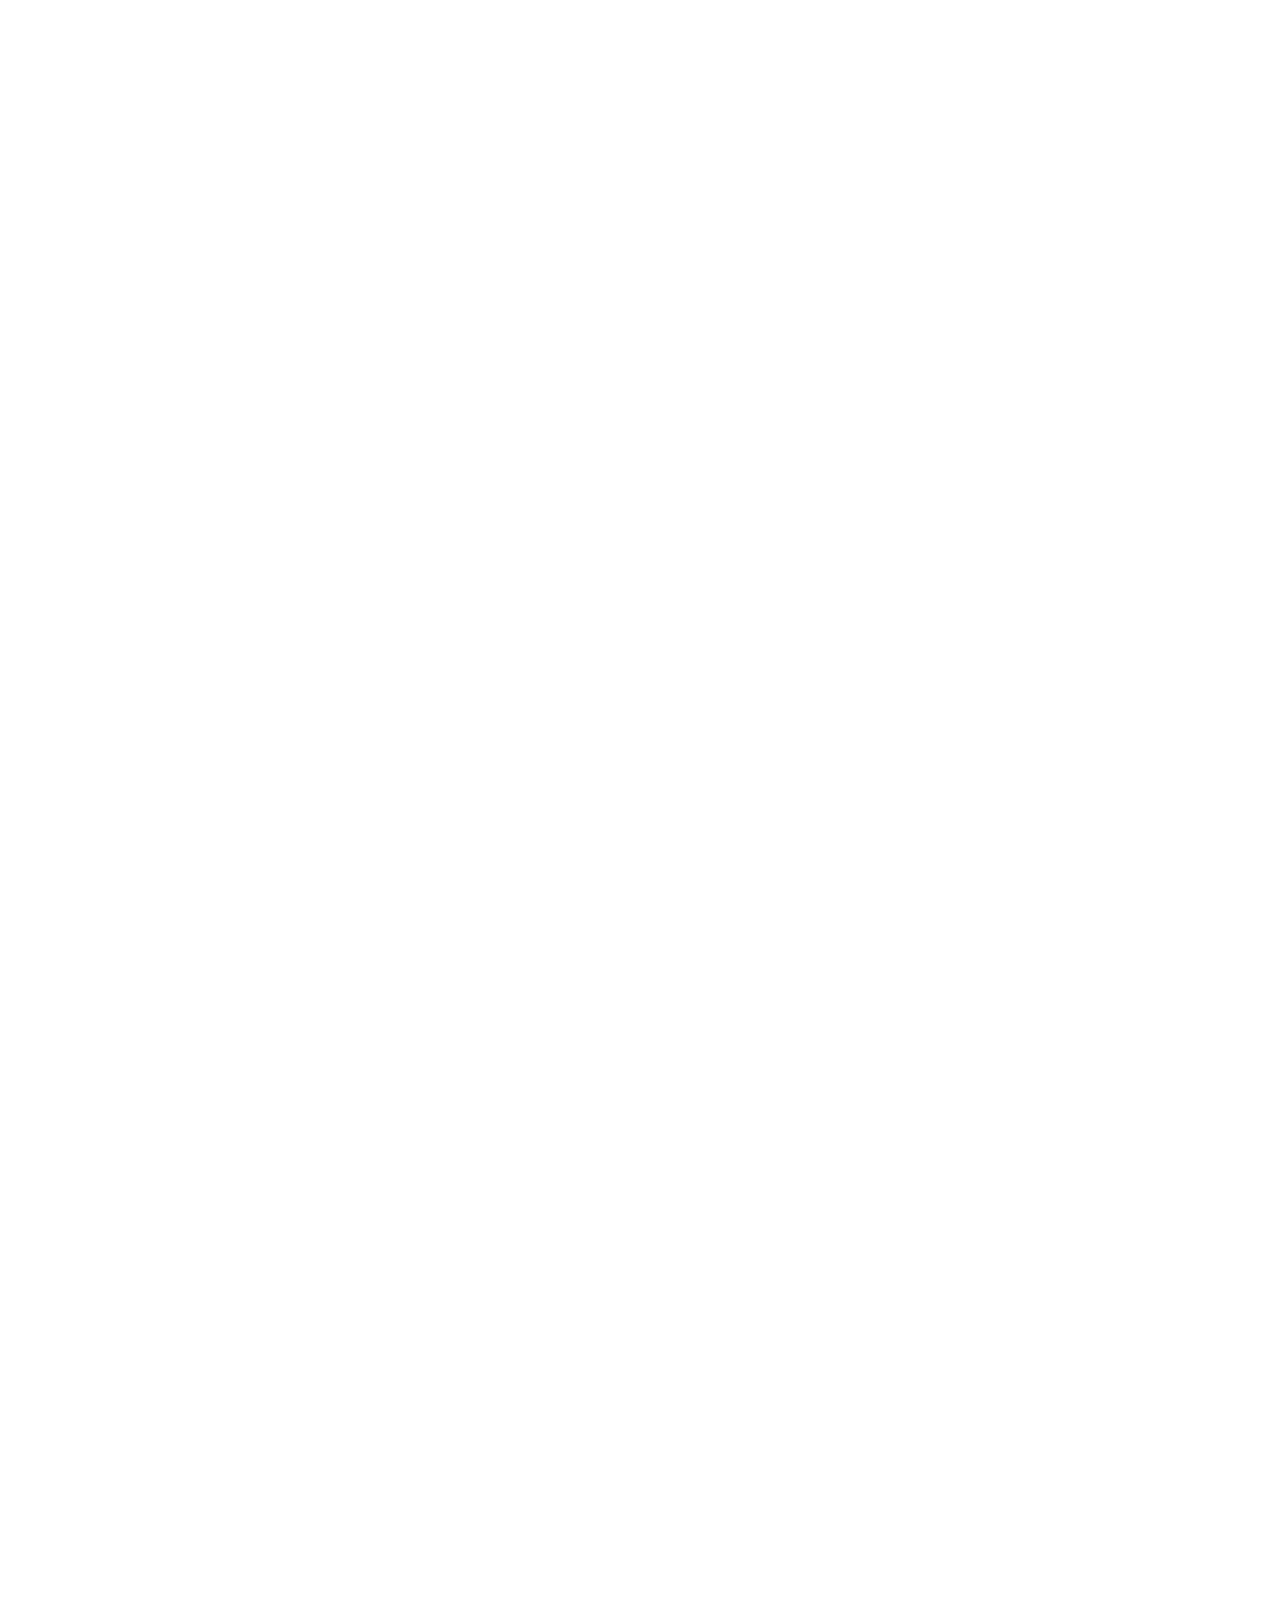
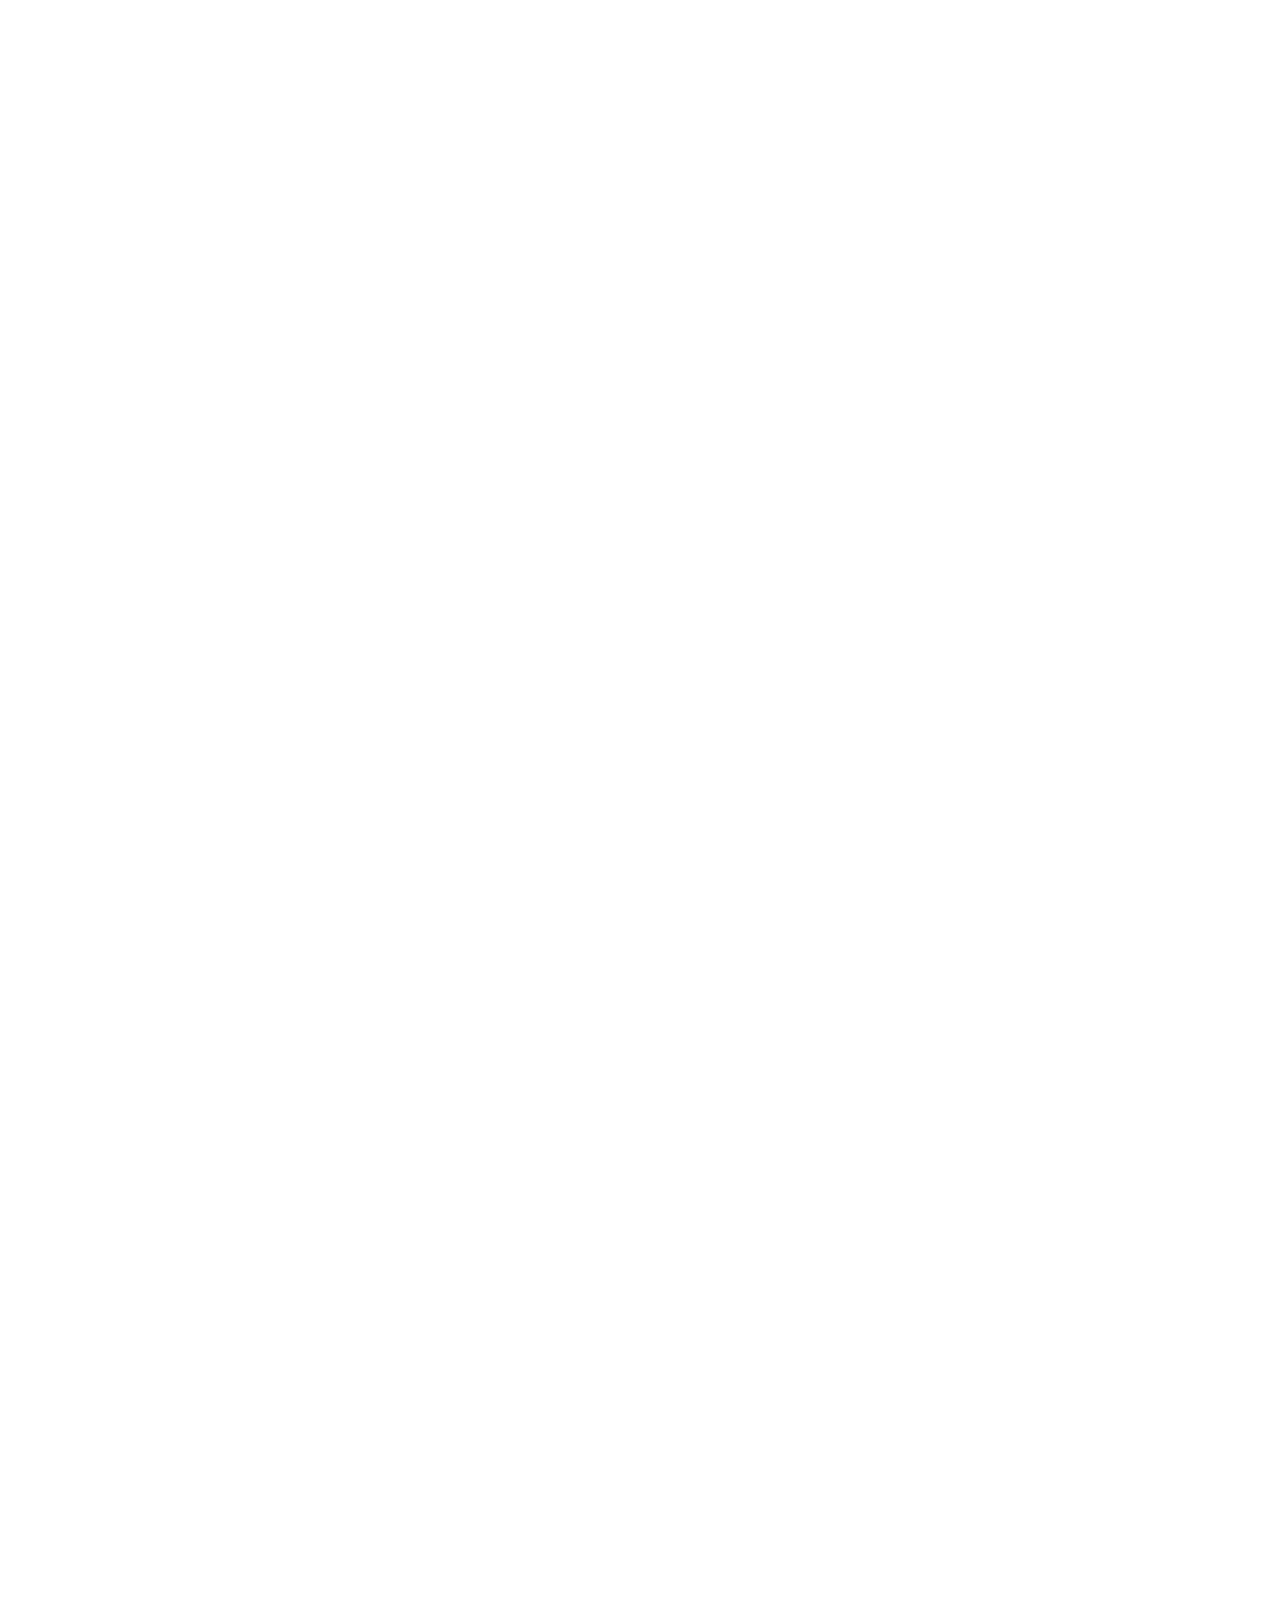
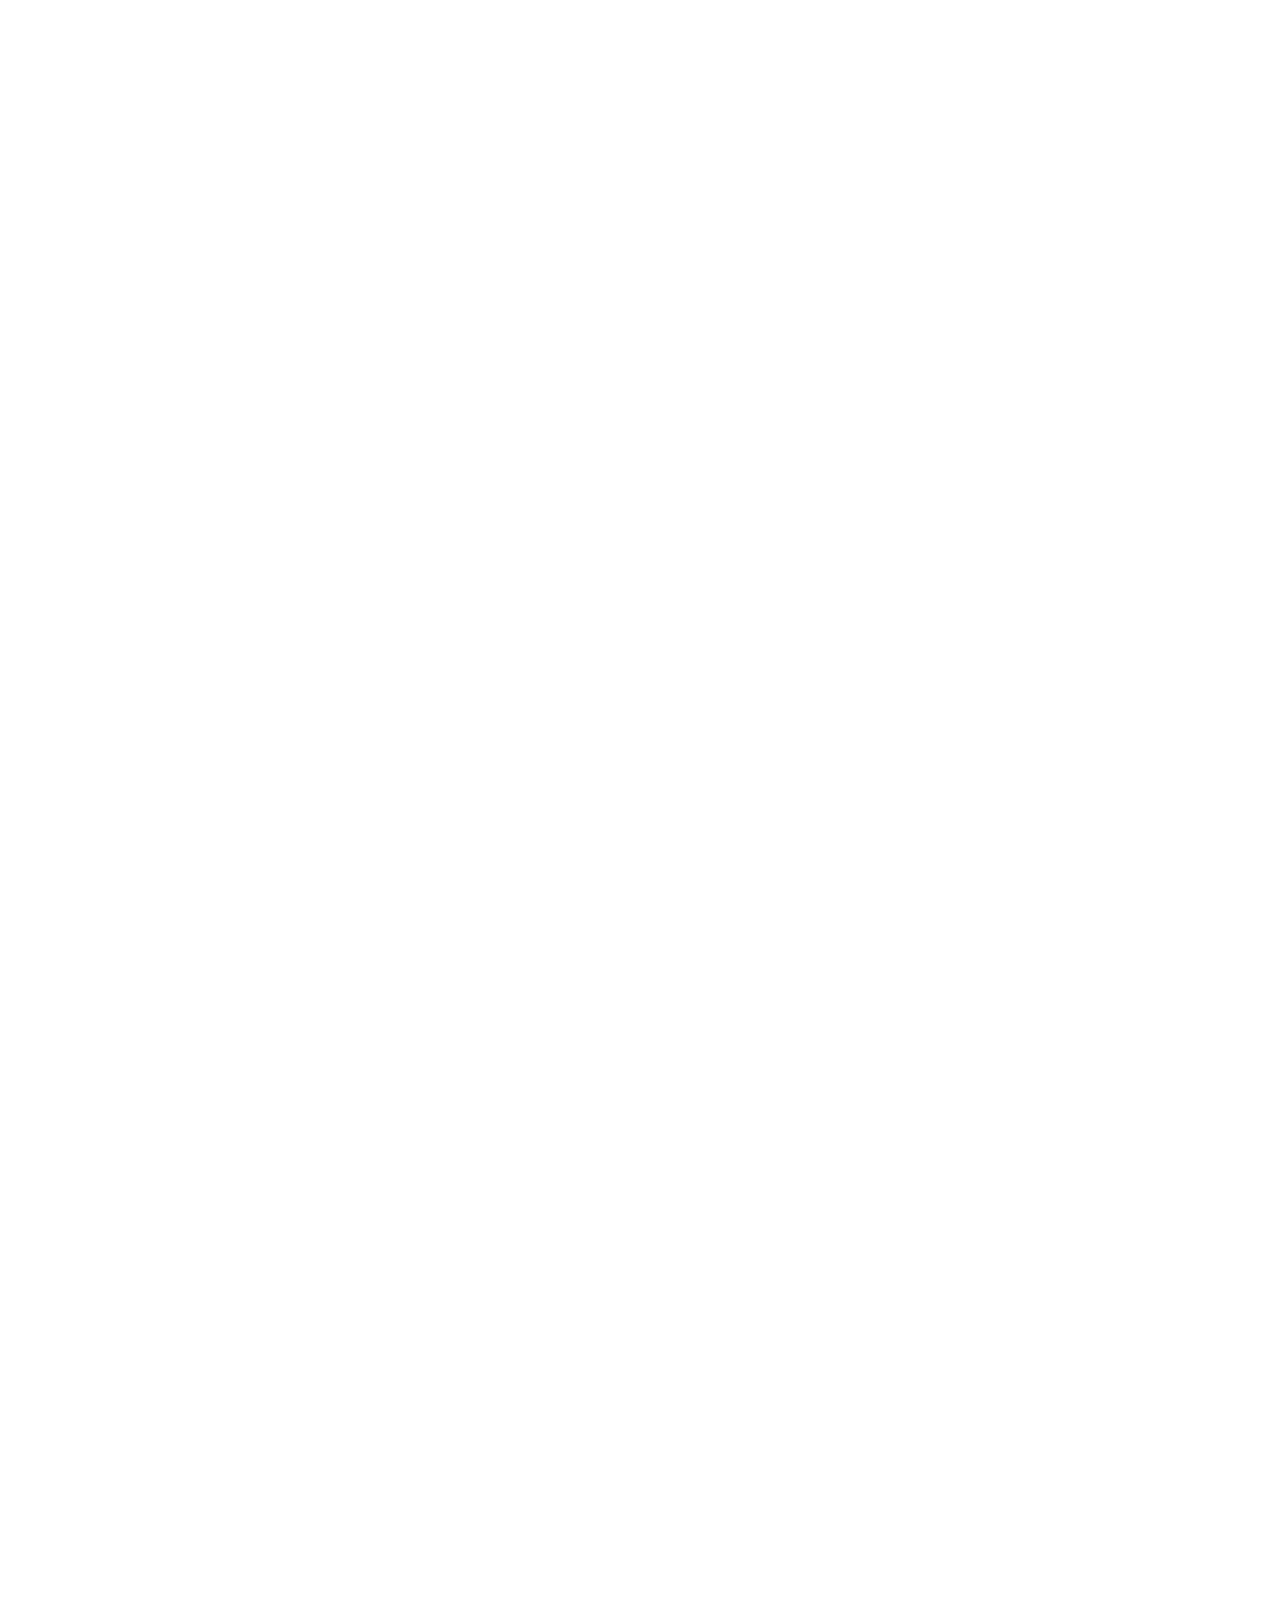
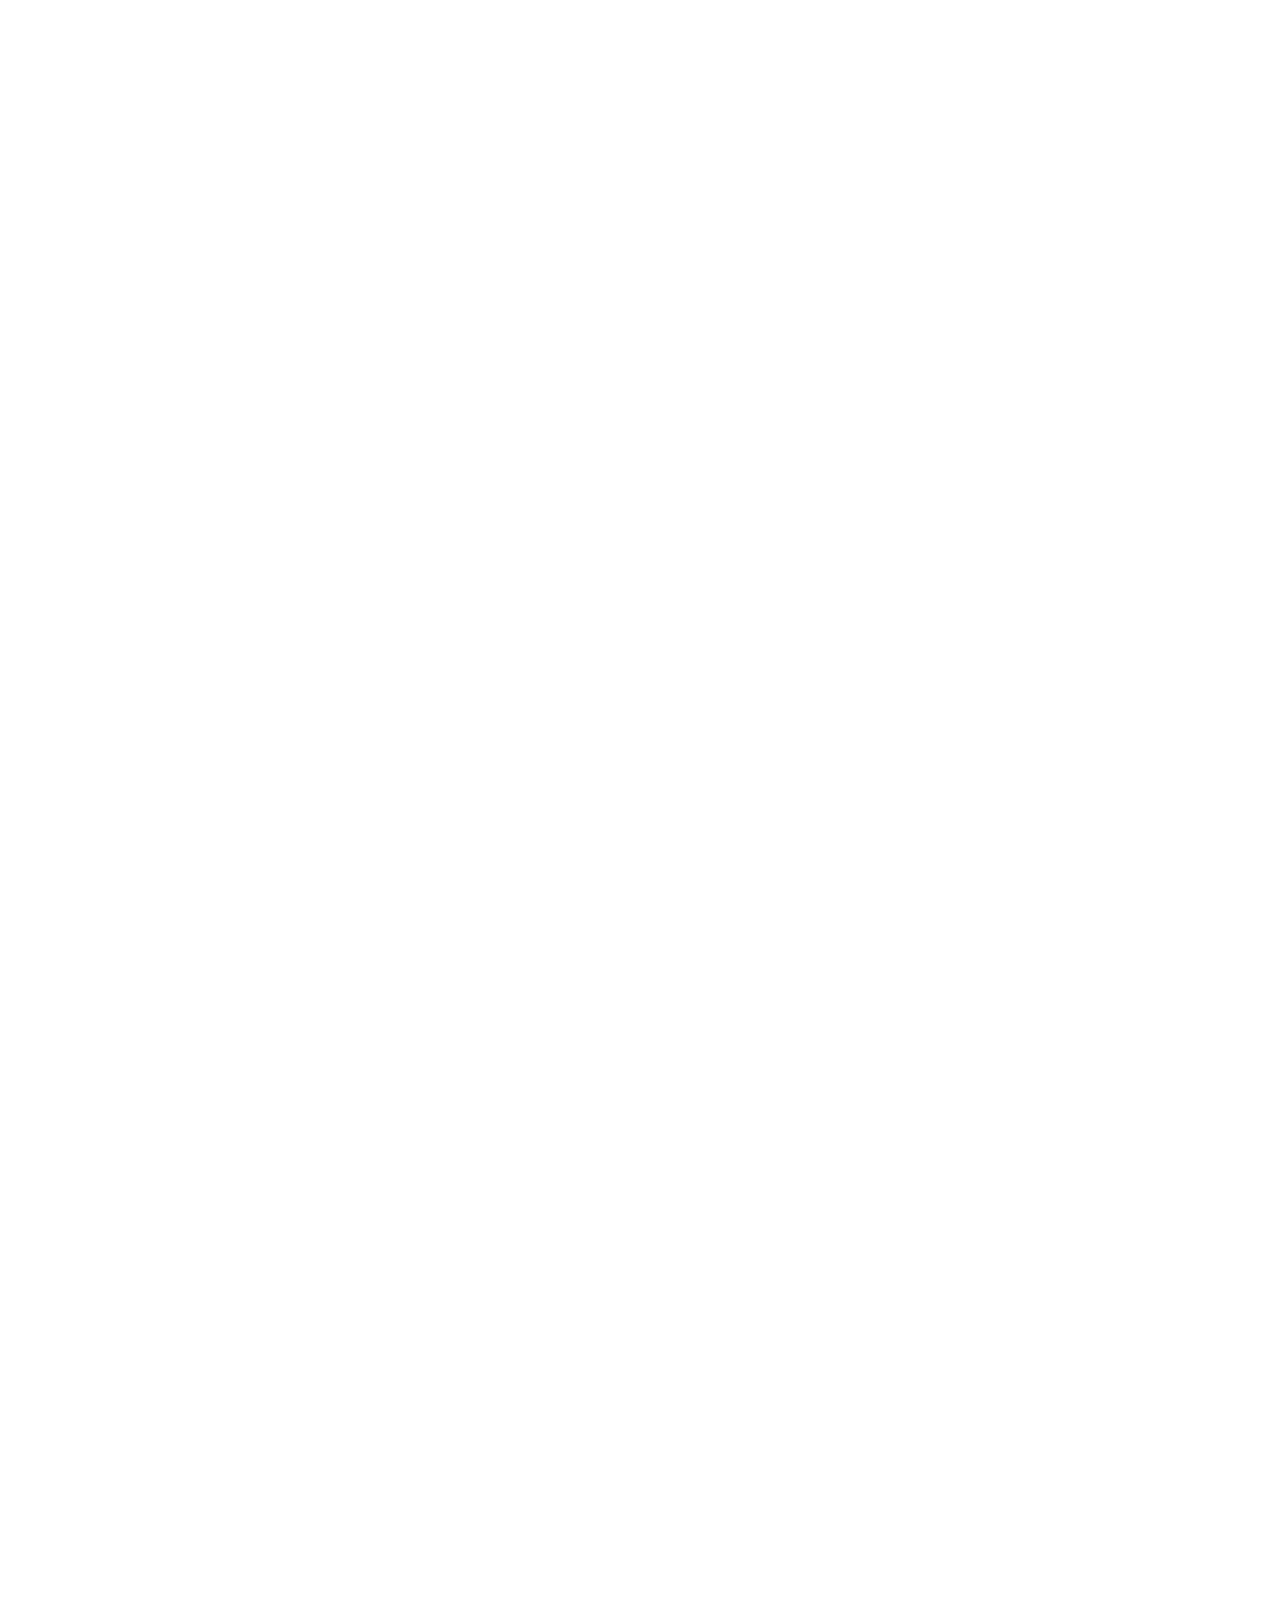
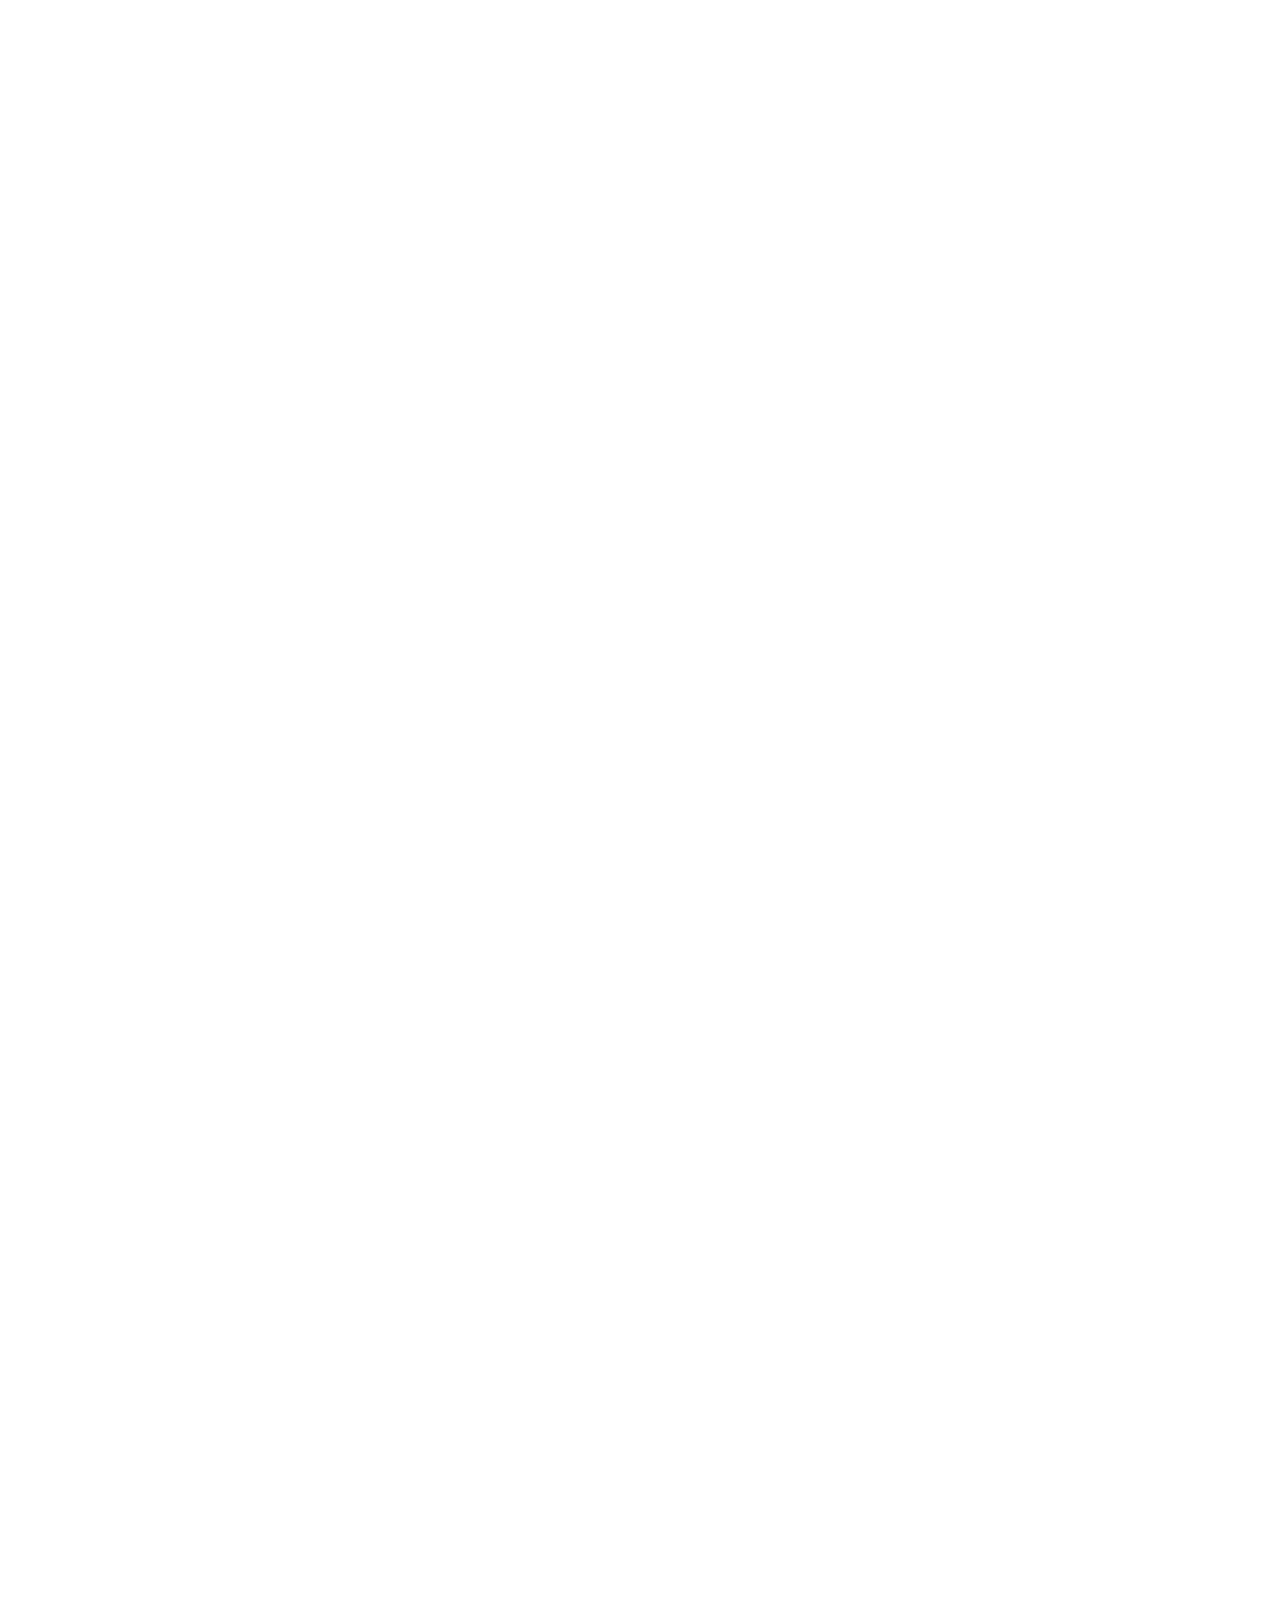
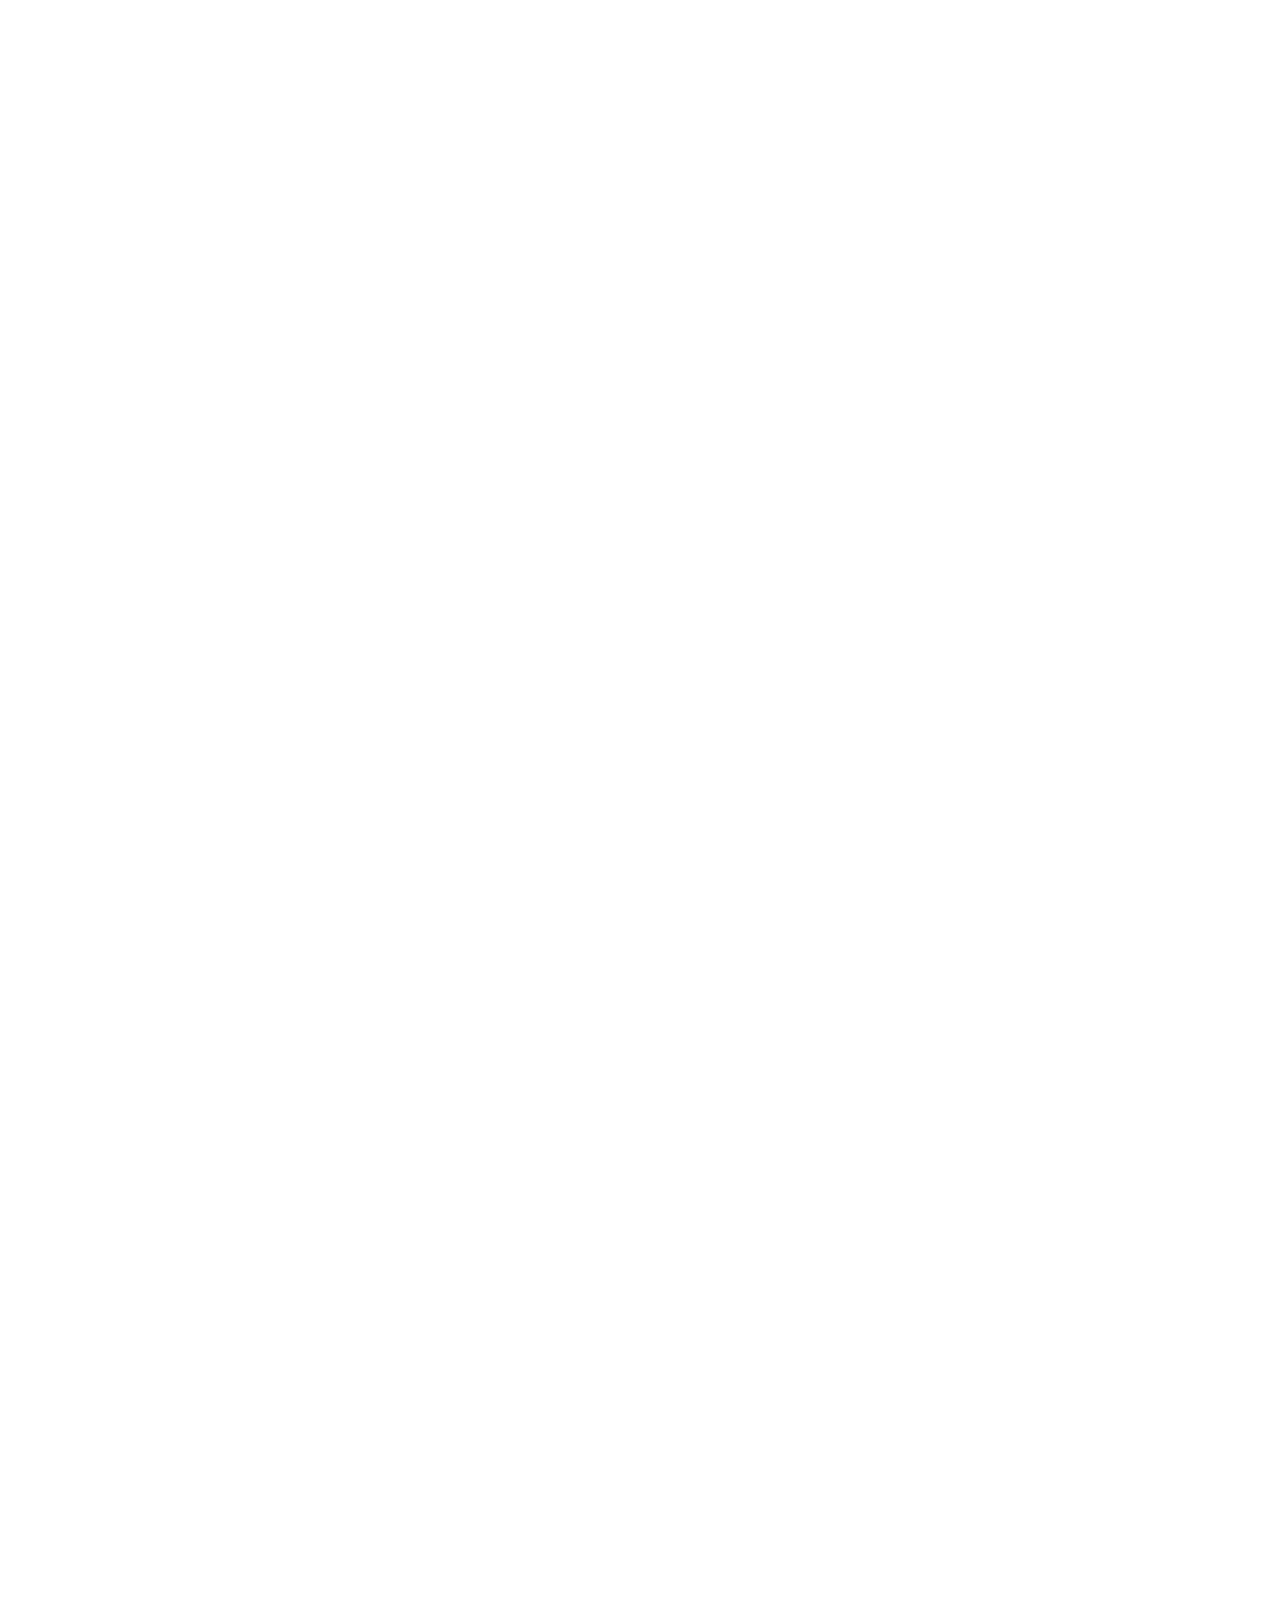
<file: data_analysis_project/income_statement/income_statement.html>
<!DOCTYPE html>
<html lang="en">
<head>
    <meta charset="UTF-8">
    <meta name="viewport" content="width=device-width, initial-scale=1.0">
    <title>ETL Income Statement</title>
    <link href="https://fonts.googleapis.com/css?family=Inter&display=swap" rel="stylesheet">
    <link href="../../css/main.css" rel="stylesheet"> <!-- Referência ao CSS criado -->
    <!-- Google tag (gtag.js) -->
    <script async src="https://www.googletagmanager.com/gtag/js?id=G-FKMKBKZQG3"></script>
    <script>
    window.dataLayer = window.dataLayer || [];
    function gtag(){dataLayer.push(arguments);}
    gtag('js', new Date());

    gtag('config', 'G-FKMKBKZQG3');
    </script>
</head>
<body id="projects">

    <div class="container">
        <h1>ETL Income Statement</h1>

        <img src="../../images/data_analysis_projects/income_statement_dashboard.png" width="700" height="400">

        
        
        <div class="links">
            <a href="https://app.powerbi.com/view?r=eyJrIjoiNmMxMDdhYjYtMWFkMS00YjAyLThhZjQtNzA2MzZiZThkYzBjIiwidCI6ImYwZGU2ZTJmLWFiZTgtNGQ1OS05Yzc1LWU4ODdhMTUwN2IxYiIsImMiOjl9" target="_blank">
                <img src="../../icons/powerbi.png" alt="Power BI" width="30" height="40">
            </a>
            <a href="https://github.com/OscarFantozzi/ETL-Income-Statement" target="_blank">
                <img src="../../icons/github.png" alt="GitHub" width="65" height="30">
            </a>
            
                <img src="../../icons/reading.png" alt="Reading" width="25" height="25">20'
          
        </div>
       

        <!-- Table of Contents -->
        <nav class="toc">
            <h3>Table of contents</h3>
            <ul>
                <li><a href="#project-overview">Project Overview</a></li>
                <li><a href="#what-is-an-income-statement">What is an Income Statement?</a></li>
                <li><a href="#key-steps-of-an-etl">Key Steps of an ETL</a></li>
                <li><a href="#fact-and-dimension-tables">Fact and Dimension Tables</a></li>
                <li><a href="#understanding-the-project-data">Understanding the Project Data</a></li>
                <li><a href="#creating-the-virtual-environment">Creating the Virtual Environment</a></li>
                <li><a href="#installing-required-libraries">Installing Required Libraries</a></li>
                <li><a href="#configuring-jupyter-notebook">Configuring Jupyter Notebook</a></li>
                <li><a href="#configuring-jupyter-lab">Configuring Jupyter Lab</a></li>
                <li><a href="#connecting-to-the-sql-server-database">Connecting to the SQL Server Database</a></li>
                <li><a href="#first-etl-step-extract">First ETL Step: Extract</a></li>
                <li><a href="#second-etl-step-transform">Second ETL Step: Transform</a></li>
                <li><a href="#third-etl-step-load">Third ETL Step: Load</a></li>
                <li><a href="#creating-the-etl-class">Creating the ETL Class</a></li>
                <li><a href="#creating-the-etl-py-file">Creating the ETL.py File</a></li>
                <li><a href="#creating-the-requirements-txt-file">Creating the requirements.txt File</a></li>
                <li><a href="#automating-the-etl-with-windows-task-scheduler">Automating the ETL with Windows Task Scheduler</a></li>
                <li><a href="#connecting-power-bi-to-the-database">Connecting Power BI to the Database</a></li>
                <li><a href="#modeling-and-relationships-of-the-model">Modeling and Relationships of the Model</a></li>
                <li><a href="#income-statement-analysis">Income Statement Analysis</a></li>
                <li><a href="#conclusion-and-next-steps">Conclusion and Next Steps</a></li>
            </ul>

        </nav>
        <!-- Sections -->
        <section id="project-overview">
            <h2>Project Overview</h2>
            
                <p>Many companies, both in Brazil and worldwide, are still stuck with manual methods to extract and process data from their ERP systems. Imagine, for example, the task of creating an annual report: the user needs to extract a report for each month, manually process the data, and finally consolidate 12 separate files to generate the annual report. Now, multiply that by the last 5 years. The time and effort involved are immense, not to mention the risk of manual errors.</p>
                
                <p>To solve this challenge, I developed a project that automates this entire process. Using Python, I created an ETL (Extract, Transform, Load) pipeline that, with just one click, performs all the necessary steps to generate an Income Statement (DRE) from CSV reports.</p>
            
        
            <h3>How It Works:</h3>
            <ul>
                <li><strong>Extraction:</strong> The script automatically loads financial data from the CSV files.</li>
                <li><strong>Transformation:</strong> Transformation rules are applied to ensure the data is consistent and ready for analysis.</li>
                <li><strong>Load:</strong> The transformed data is stored in a relational database, centralizing the information for easy access and management.</li>
                <li><strong>Visualization:</strong> A dashboard is developed in Power BI to display the results.</li>
            </ul>
        
            <h3>Advantages:</h3>
            <ul>
                <li><strong>Centralized and Secure Management:</strong> The database facilitates the maintenance and updating of information, ensuring data integrity and security.</li>
                <li><strong>Faster Queries:</strong> With structured data, queries in Power BI are quicker, avoiding long wait times when loading data.</li>
                <li><strong>Scalability:</strong> The solution is easily scalable, supporting increased data volumes without compromising performance.</li>
                <li><strong>Increased Operational Efficiency:</strong> Automation reduces the time and effort required for data processing, eliminating manual errors and increasing productivity.</li>
            </ul>
        </section>

        <section id="what-is-an-income-statement">
            <h2>What is an Income Statement?</h2>
            <p>When we talk about business management, the Income Statement is one of the most crucial reports. After all, every company wants to know if its operations are generating the expected results. While the cash flow shows how much money the company has at a given time, the Income Statement measures operational performance.</p>
            <p>There are two main types of Income Statements: Accounting and Managerial. In this project, I will focus on the Managerial Income Statement, but first, let's understand the main difference between them.</p>
        
            <h3>Accounting Income Statement:</h3>
            <ul>
                <li><strong>Compliance with Legal Requirements:</strong> The Accounting Income Statement is designed to meet tax and legal requirements.</li>
                <li><strong>Compliance with Accounting Standards:</strong> It strictly follows accounting principles, ensuring transparency and accuracy for external stakeholders such as investors and the government.</li>
                <li><strong>Based on Double-Entry Accounting:</strong> Every transaction involves a debit and a credit. For example, a sale might result in a revenue credit and a cash or accounts receivable debit if the sale is on credit.</li>
            </ul>
        
            <h3>Managerial Income Statement:</h3>
            <ul>
                <li><strong>Focus on Internal Management:</strong> This version of the Income Statement is intended for internal use, especially for managers who need to make quick and informed decisions.</li>
                <li><strong>Targeted Analysis:</strong> It emphasizes specific analyses that help in business management and strategy without the need to follow debit and credit norms.</li>
            </ul>
        </section>

        <section id="key-steps-of-an-etl">
            <h2>Key Steps of an ETL</h2>
            <p>ETL (Extract, Transform, Load) is a process that involves extracting data from various sources, transforming that data to be ready for analysis, and finally loading it into a database or other storage system.</p>
            <p>In the context of this project, the main steps follow the traditional structure of an ETL process:</p>
        
            <h3>1. Data Loading (Extract):</h3>
            <ul>
                <li>Reading and storing the CSV files in a SQL Server database.</li>
            </ul>
        
            <h3>2. Data Transformation (Transform):</h3>
            <ul>
                <li>Implementing in Python the transformations and treatments that were previously performed in Power Query.</li>
            </ul>
        
            <h3>3. Loading into the Database (Load):</h3>
            <ul>
                <li>Inserting the transformed data into the SQL Server database, ready to be consumed by Power BI.</li>
            </ul>
        </section>

        <section id="fact-and-dimension-tables">
            <h2>Fact and Dimension Tables</h2>
            <p>Fact tables are tables that store the history of business events, such as sales or transactions, and typically have a date column. They connect to dimension tables through <strong>foreign keys</strong> (a field in one table that refers to the primary key of another table, creating a link between the two tables).</p>
            <p>Dimension tables complement the information in fact tables by providing details such as product names or locations. They use <strong>primary keys</strong> (a unique field in a table that uniquely identifies each record, ensuring there are no duplicates).</p>
            <p>Together, these tables enable detailed analysis by linking the history of events to their descriptions.</p>
        </section>

        <section id="understanding-the-project-data">
            <h2>Understanding the Project Data</h2>
            <p>Let's now briefly explore the data used in this project. The exported files are organized in a specific folder, containing data for three years: 2022, 2023, and 2024. Each file follows a naming convention that facilitates identifying the entries by year and type of account. For example, the file <code>fLancamento1_ano1</code> contains all entries related to account types 01.xx.xx for the year 2022, while <code>fLancamento2_ano2</code> refers to accounts of type 02.xx.xx for the year 2023, and so on.</p>
            <img src="img/media/image1.png" alt="Data illustration">
        
            <h3>Table: dEstruturaDRE</h3>
            <p><strong>Type:</strong> Dimension</p>
            <ul>
                <li><strong>id:</strong> Unique identifier that combines a group code with the managerial account number.</li>
                <li><strong>index:</strong> Numeric index that defines the sequential order of managerial accounts.</li>
                <li><strong>contaGerencial:</strong> Name of the managerial account that describes specific types of income, expenses, or results.</li>
                <li><strong>subtotal:</strong> Indicator that signals whether the row represents a subtotal or final calculated value.</li>
                <li><strong>empresa:</strong> Name of the company or location to which the financial data refers.</li>
            </ul>
        
            <h3>Table: dPlanoConta</h3>
            <p><strong>Type:</strong> Dimension</p>
            <ul>
                <li><strong>id:</strong> Unique identifier that combines the hierarchical code with the specific row number of the description.</li>
                <li><strong>index:</strong> Numeric index that defines the sequential order of items within the description.</li>
                <li><strong>descricaoN1:</strong> Level 1 description that specifies the general type of transaction or category.</li>
                <li><strong>descricaoN2:</strong> Level 2 description that provides further or more specific detail of the transaction.</li>
                <li><strong>detalharN2:</strong> Binary indicator that shows whether there is additional detail (0 for no detail, 1 for detail).</li>
                <li><strong>mascaraDRE_id:</strong> Reference to the DRE mask identifier, associating the row with a specific DRE category.</li>
                <li><strong>tipoLancamento:</strong> Type of entry that indicates the nature of the transaction, with values like 1 for addition and -1 for subtraction.</li>
            </ul>
        
            <h3>Table: fOrcamento</h3>
            <p><strong>Type:</strong> Fact</p>
            <ul>
                <li><strong>competencia_data:</strong> Competency date indicating the period to which the transaction or value refers.</li>
                <li><strong>planoContas_id:</strong> Account plan identifier that associates the value with a specific category within the accounting.</li>
                <li><strong>valor:</strong> Monetary value recorded for the specific transaction or account on the indicated competency date.</li>
            </ul>
        
            <h3>Table: fPrevisao</h3>
            <p><strong>Type:</strong> Fact</p>
            <ul>
                <li><strong>competencia_data:</strong> Competency date indicating the accounting period to which the recorded values refer.</li>
                <li><strong>planoContas_id:</strong> Account plan identifier that classifies the nature of the transaction or accounting item.</li>
                <li><strong>valor:</strong> Monetary amount associated with the specific account on the indicated competency date.</li>
            </ul>
        
            <h3>Tables: fLancamento1_ano1 / fLancamento2_ano1 / fLancamento3_ano1</h3>
            <p><strong>Type:</strong> Fact</p>
            <ul>
                <li><strong>competencia_data:</strong> Competency date indicating the accounting period to which the recorded values refer.</li>
                <li><strong>planoContas_id:</strong> Account plan identifier that classifies the nature of the transaction or accounting item.</li>
                <li><strong>valor:</strong> Monetary amount associated with the specific account on the indicated competency date.</li>
            </ul>
        </section>

        <section id="creating-the-virtual-environment">
            <h2>Creating the Virtual Environment</h2>
            <p>Creating a virtual environment is essential to isolate the packages used in a project, ensuring that library versions are consistent and avoiding the notorious "works on my machine" problem. At the end of the project, a <code>requirements.txt</code> file is generated, listing all the libraries installed in that environment. This allows the script to be executed in any environment consistently, as long as the <code>requirements.txt</code> is used.</p>
        
            <p>To create the virtual environment, I use Windows PowerShell. Here are the steps I follow:</p>
        
            <h3>Navigate to the Project Folder:</h3>
            <ul>
                <li>First, I navigate to the folder where my project is located. To do this, I use the <code>cd</code> command followed by the project folder path.</li>
                <li>Then, I run the following command to create the virtual environment.</li>
                <li>I replace <code>"environment_name"</code> with the name I want to give the virtual environment.</li>
            </ul>
            <img src="img/media/image2.png" alt="Creating Virtual Environment">
        
            <p>Now, all the packages I install will be isolated in this environment.</p>
        
            <h3>If You Face Issues Running Python Commands:</h3>
            <p>If I can't run Python commands in PowerShell, it may be necessary to add Python to the Windows environment variables. To do this:</p>
        
            <ul>
                <li>I type "variables" in the Windows search bar and select "Edit the system environment variables."</li>
            </ul>
            <img src="img/media/image3.png" alt="Edit System Environment Variables">
        
            <ul>
                <li>In the window that appears, I click "Environment Variables..."</li>
                <li>And then "Edit..."</li>
            </ul>
            <img src="img/media/image4.png" alt="Edit Environment Variables">
        
            <ul>
                <li>Lastly, I click "New" and add the path where Python is installed on my computer.</li>
            </ul>
            <img src="img/media/image5.png" alt="Add Python Path">
        </section>

        <section id="installing-required-libraries">
            <h2>Installing Required Libraries</h2>
            <p>Now I will install the libraries needed to perform the ETL process. For this, I use Jupyter Notebook or Jupyter Lab as the IDE, which are the interfaces where I write and run my code. Additionally, I need <code>pandas</code>, a powerful data manipulation library, and <code>pyodbc</code>, which I will use to connect to a SQL Server instance. As the project progresses, I will install other libraries as needed.</p>
        
            <p>To install, I use the following commands:</p>
            <img src="img/media/image6.png" alt="Installing Libraries Step 1">
            <img src="img/media/image7.png" alt="Installing Libraries Step 2">
        </section>

        <section id="configuring-jupyter-notebook">
            <h2>Configuring Jupyter Notebook</h2>
            <p>An IDE, or Integrated Development Environment, is a tool that combines different features such as a code editor, debugger, and terminal to facilitate software development. In the case of Jupyter Notebook, the web interface acts as the IDE where I write and run my code.</p>
        
            <p>To open Jupyter Notebook, I use the command:</p>
            <img src="img/media/image8.png" alt="Jupyter Notebook Command">
        
            <p>After execution, the terminal shows me two URLs where I can access Jupyter Notebook, in addition to automatically opening a notebook with the default URL. To open Jupyter Notebook, I usually need to copy this URL and paste it into the browser.</p>
            <img src="img/media/image9.png" alt="Jupyter Notebook URL 1">
            <img src="img/media/image10.png" alt="Jupyter Notebook URL 2">
            <img src="img/media/image11.png" alt="Jupyter Notebook URL 3">
        
            <p>However, I prefer to automate this process so that Jupyter Notebook opens directly in Google Chrome, which is the browser I'm using. To do this, in PowerShell, I run a command to generate the Jupyter configuration file. This file is created in the <code>.jupyter</code> folder, which in my case is located at <code>C:\Users\oscar\.jupyter</code>.</p>
            <img src="img/media/image12.png" alt="Generating Jupyter Configuration File">
        
            <p>To edit the configuration file, I open it with Notepad.</p>
            <img src="img/media/image13.png" alt="Opening Jupyter Configuration File">
        
            <p>Once open, I use <code>Ctrl + F</code> to search for the following text: <code>c.ServerApp.browser</code>.</p>
            <img src="img/media/image14.png" alt="Searching for c.ServerApp.browser">
        
            <p>Then, I remove the comment (symbol <code>#</code>) and enclose in single quotes (<code>' '</code>) the path where Chrome is installed on my machine. In my case, Chrome is located at <code>"C:\Program Files\Google\Chrome.exe"</code>. After that, I save the file and run Jupyter Notebook again.</p>
        
            <h3>Note:</h3>
            <p>When copying the Chrome path, I replaced the backslashes (<code>\</code>) with double backslashes (<code>\\</code>), or you can replace them with forward slashes (<code>/</code>). Additionally, add a space and <code>'%s'</code> after the path in double quotes. For example:</p>
            <img src="img/media/image15.png" alt="Jupyter Configuration Example">
        
            <p>Also, I checked if Chrome is in the Windows environment variables (since I'm using Windows).</p>
        
            <p>After following these steps, Jupyter Notebook will automatically open in Google Chrome.</p>
        </section>

        <section id="configuring-jupyter-lab">
            <h2>Configuring Jupyter Lab</h2>
            <p>Another widely used IDE is Jupyter Lab. It offers significant advantages over Jupyter Notebook, such as real-time collaboration, a sidebar with a file manager, and the ability to collapse code cells, which greatly improves readability. These features make Jupyter Lab an attractive choice for more complex projects.</p>
        
            <p>In this specific project, I will choose to use Jupyter Lab, mainly because of its interface options and the sidebar, which allow me to have better control of the files and a more organized view of my work. These tools provide a more efficient and pleasant development environment, especially when dealing with multiple files and tasks.</p>
        
            <h3>To install Jupyter Lab:</h3>
            <img src="img/media/image16.png" alt="Installing Jupyter Lab Step 1">
            <img src="img/media/image17.png" alt="Installing Jupyter Lab Step 2">
        
            <p>After installation, just launch it:</p>
            <img src="img/media/image18.png" alt="Launching Jupyter Lab Step 1">
            <img src="img/media/image19.png" alt="Launching Jupyter Lab Step 2">
        
            <h3>Using the virtual environment inside Jupyter Lab</h3>
            <p>To use the virtual environment created in the previous steps, I first need to install the Jupyter Lab kernel within the virtual environment. To do this:</p>
            <img src="img/media/image20.png" alt="Installing Jupyter Kernel Step 1">
            <img src="img/media/image21.png" alt="Installing Jupyter Kernel Step 2">
        
            <p>And now I install the environment inside Jupyter Lab with the command:</p>
            <img src="img/media/image22.png" alt="Installing Environment in Jupyter Lab Step 1">
            <img src="img/media/image23.png" alt="Installing Environment in Jupyter Lab Step 2">
        
            <p>Once this is done, just launch Jupyter Lab and select the virtual environment within the interface. I go to Change Kernel > and select the newly created Kernel.</p>
            <img src="img/media/image24.png" alt="Changing Kernel in Jupyter Lab">
            <img src="img/media/image25.png" alt="Selecting Kernel in Jupyter Lab">
        
            <p>If I did everything correctly, I can see the virtual environment in use in the project in the top right corner of the notebook; in my case, the virtual environment I created earlier is <code>venv</code>.</p>
            <img src="img/media/image26.png" alt="Virtual Environment in Jupyter Lab">
        </section>

        <section id="connecting-to-the-sql-server-database">
            <h2>Connecting to the SQL Server Database</h2>
            <p>In this step, I will connect to a local (on-premises) database using the <code>pyodbc</code> library. In my case, I will not provide the DATABASE parameter as I intend to create the database using <code>pyodbc</code>.</p>
        
            <p>Thus, I will only pass the driver and the server and will connect directly to the SQL Server master instance. Next, I will create the database connection, create a cursor, and finally close the cursor and connection.</p>
        
            <p>The cursor is a <code>pyodbc</code> object that basically executes SQL queries. The official documentation reference is at the following link:</p>
            <p><a href="https://learn.microsoft.com/en-us/sql/connect/python/pyodbc/step-3-proof-of-concept-connecting-to-sql-using-pyodbc?view=sql-server-ver16">PyODBC Documentation</a></p>
        
            <h3>Steps:</h3>
            <ol>
                <li>Test the connection</li>
                <li>Create a cursor</li>
                <li>Close the cursor and connection</li>
            </ol>
        
            <img src="img/media/image27.png" alt="Connecting to SQL Server Database">
        </section>

        <section id="first-etl-step-extract">
            <h2>First ETL Step: Extract</h2>
            <p>We have reached the first step of our ETL process, which is data extraction to load them into a database. With the SQL Server connection open, the first step is to check if the necessary database already exists. If it doesn't exist, I will create it. Next, I will check if the tables I need to load are already present in the database; if not, I will create them.</p>
        
            <h3>Summary of steps:</h3>
            <ol>
                <li>Check if there is a database named ETL created; if it does not exist, create it;</li>
                <li>Check if the table I want to load exists; if not, create it;</li>
                <li>Repeat the steps for all files.</li>
            </ol>
        
            <h3>1 -- Step 1: Check if there is a database named ETL created; if it does not exist, create it.</h3>
            <img src="img/media/image28.png" alt="Check if Database Exists Step 1">
            <img src="img/media/image29.png" alt="Check if Database Exists Step 2">
        
            <p>After executing the command below, a database named DRE was created in the local SQL Server instance. This ensures that even if the database is accidentally deleted, the ETL will continue to execute, as we will always have the creation of a database if it does not exist.</p>
        
            <h3>2 -- Step 2: Check if the table I want to load exists; if not, create it.</h3>
            <p>In this step, I will need to install <code>sqlalchemy</code> to read the table and automatically create it in the database if it does not exist. For this, I will use a pandas method called <code>to_sql</code>.</p>
        
            <p>Installing <code>sqlalchemy</code> and importing the <code>create_engine</code> function:</p>
            <img src="img/media/image30.png" alt="Installing sqlalchemy Step 1">
            <img src="img/media/image31.png" alt="Installing sqlalchemy Step 2">
            <img src="img/media/image32.png" alt="Importing create_engine">
            <img src="img/media/image33.png" alt="Creating connection string with sqlalchemy">
        
            <p>First, I created the connection string similar to the one created earlier in <code>pyodbc</code>.</p>
            <p>After that, I created the engine, which is the <code>sqlalchemy</code> object that connects to SQL Server, and after reading the file, I used the pandas <code>to_sql</code> method to insert the read table directly into the database. The <code>if_exists = 'replace'</code> parameter replaces the already existing data with each execution.</p>
        
            <p>As we can see in the following image, the table was loaded but brought several blank rows. In the extraction step, I will not worry about data and table transformation; I will leave that for Step 2 of the ETL: Transform.</p>
            <img src="img/media/image34.png" alt="Loaded Table with Blank Rows">
        
            <h3>3 -- Step 3: Repeat the steps for all files.</h3>
            <p>In this step, I will load all the tables that exist within the folder.</p>
        
            <p>To do this, I will loop through all the files and load the CSV files into the database.</p>
            <img src="img/media/image35.png" alt="Loop through Files and Load Data">
        
            <p>As we can see in the following image, all the CSV files were loaded into the DRE database.</p>
            <img src="img/media/image36.png" alt="All CSV Files Loaded into DRE Database">
        
            <p>To make the code more organized and easier to maintain, I will encapsulate all the data extraction steps within a function called <code>extract()</code>. This not only improves code clarity and reusability but also allows some steps to be dynamically configured through parameters, making the process more flexible.</p>
            <img src="img/media/image37.png" alt="Encapsulating Extraction Steps into a Function">
            <img src="img/media/image38.png" alt="Function extract()">
        </section>

        <section id="second-etl-step-transform">
            <h2>Second ETL Step: Transform</h2>
            <p>The second step of ETL is data transformation.</p>
            <p>In this step, I will check the data types, handle null values, and perform transformations when necessary.</p>
            <p>I will use the transformations applied in Power Query as a reference and replicate them in Jupyter Lab. Finally, I will encapsulate all the steps within a function and proceed to the next step: Load.</p>
            <p>I will start with the <code>dEstruturaDRE</code> table. The applied steps were as follows:</p>
            <img src="img/media/image39.png" alt="Power Query Transformation Steps">
        
            <h3>1 -- Promoted Headers:</h3>
            <p>The first row was used as the header. I will skip this step because the data was already loaded with the correct header.</p>
        
            <h3>2 -- Changed Type:</h3>
            <p>Shows how the data types were defined.</p>
            <img src="img/media/image40.png" alt="Changed Type Transformation Step">
        
            <h3>3 -- Renamed Columns:</h3>
            <p>The columns were renamed to English.</p>
            <img src="img/media/image41.png" alt="Renamed Columns">
        
            <h3>4 -- Filtered Rows:</h3>
            <p>Here, null values were handled by filtering the <code>id</code> column to exclude null and empty values.</p>
            <img src="img/media/image42.png" alt="Filtered Rows Step">
        
            <p>Now I will apply the same transformations in pandas:</p>
            <img src="img/media/image43.png" alt="Applying Transformation in Pandas">
            <img src="img/media/image44.png" alt="Applying Transformation in Pandas Step 2">
        
            <h3>Table <code>dPlanoConta</code>:</h3>
            <img src="img/media/image45.png" alt="dPlanoConta Table">
        
            <h3>1 -- Promoted Headers:</h3>
            <p>As done earlier, I will skip this step.</p>
        
            <h3>2 -- Changed Type:</h3>
            <p>Data typing as in the following image:</p>
            <img src="img/media/image46.png" alt="Changed Type for dPlanoConta">
        
            <h3>3 -- Filtered Rows 1:</h3>
            <p>Removal of null values.</p>
        
            <h3>4 -- Renamed Columns:</h3>
            <p>Columns renamed from Portuguese to English.</p>
            <img src="img/media/image47.png" alt="Renamed Columns for dPlanoConta">
        
            <p>Applying the same transformations in pandas:</p>
            <img src="img/media/image48.png" alt="Applying Transformation to dPlanoConta in Pandas">
            <img src="img/media/image49.png" alt="Applying Transformation to dPlanoConta Step 2">
        
            <h3>Table <code>fOrcamento</code>:</h3>
            <img src="img/media/image50.png" alt="fOrcamento Table">
        
            <h3>1 -- Promoted Headers:</h3>
            <p>Step not necessary.</p>
        
            <h3>2 -- Changed Type:</h3>
            <p>Data typing as follows:</p>
            <img src="img/media/image51.png" alt="Changed Type for fOrcamento">
        
            <h3>3 -- Renamed Columns:</h3>
            <p>Rename the columns as follows:</p>
            <img src="img/media/image52.png" alt="Renamed Columns for fOrcamento">
        
            <h3>4 -- Change Type with Locale:</h3>
            <p>Change the date according to the local date.</p>
            <p>Applying the transformations in pandas:</p>
            <img src="img/media/image53.png" alt="Applying Transformation to fOrcamento Step 1">
            <img src="img/media/image54.png" alt="Applying Transformation to fOrcamento Step 2">
        
            <h3>Table <code>fPrevisao</code>:</h3>
            <img src="img/media/image55.png" alt="fPrevisao Table">
        
            <h3>1 -- Promoted Headers:</h3>
            <p>I skipped this step because pandas read it correctly.</p>
        
            <h3>2 -- Changed Type:</h3>
            <p>Data typing as follows:</p>
            <img src="img/media/image56.png" alt="Changed Type for fPrevisao">
        
            <h3>3 -- Renamed Columns:</h3>
            <p>Rename columns as follows:</p>
            <img src="img/media/image57.png" alt="Renamed Columns for fPrevisao">
        
            <h3>4 -- Changed Type with Locale:</h3>
            <p>Change the date to the local format.</p>
        
            <h3>Resolving Error When Converting Numeric Text Values to Float</h3>
            <h4>The Problem:</h4>
            <p>The values had decimal separators as "." (period), but in Python, the period is the default decimal separator. However, the presence of multiple periods in numeric values led to conversion errors.</p>
            <img src="img/media/image58.png" alt="Decimal Conversion Error">
        
            <h4>The Solution:</h4>
            <p>To solve this, I needed to replace the last period (which separates the decimal places) with a temporary character, such as <code>#</code>. Then, I replaced the other periods with an empty string (<code>""</code>), and finally, I changed the <code>#</code> back to <code>.</code> so that Python correctly recognized the decimal separator.</p>
            <p>I used the <code>apply</code> function along with a lambda function, applying the <code>rpartition</code> method to perform this replacement. <code>rpartition</code> splits a string into three parts based on the last separator found. This is useful because it allows me to correctly identify and manipulate the decimal separator.</p>
        
            <h3>Example of <code>rpartition</code>:</h3>
            <p>When I applied <code>rpartition</code>, it split the string at the last period, as shown below:</p>
            <img src="img/media/image59.png" alt="rpartition Example">
        
            <h3>Another Challenge:</h3>
            <p>I noticed that some integer values in the dataset were not in the format <code>xxx.00</code>; for example, the number 987. If I did not address this case, these integer numbers could be misinterpreted as decimals during conversion, causing errors.</p>
            <img src="img/media/image60.png" alt="Integer Values Format Issue">
        
            <p>Because when adding the integer numbers, they would become decimal values as shown below:</p>
            <img src="img/media/image61.png" alt="Integer Values Becoming Decimal">
        
            <h4>The Solution for Integer Values:</h4>
            <p>I applied a rule to format integer numbers as <code>xxx.00</code> before making the replacements, ensuring that the conversion to float was accurate.</p>
            <img src="img/media/image62.png" alt="Formatting Integer Values as xxx.00">
        
            <p>Applying the steps in pandas would look like this:</p>
            <img src="img/media/image63.png" alt="Applying Transformation to Integer Values in Pandas">
        
            <h3><code>fLancamentos</code> Tables</h3>
            <img src="img/media/image64.png" alt="fLancamentos Tables">
        
            <p>For the <code>fLancamentos</code> tables, I will first treat one, and since they all have the same structure, I can replicate the same treatment for the others through a <code>for</code> loop.</p>
        
            <h3>Main Treatments:</h3>
            <ol>
                <li><strong>Changed Type:</strong> Data typing;</li>
                <img src="img/media/image65.png" alt="Changed Type for fLancamentos">
                <li><strong>Renamed Columns:</strong> Rename the columns;</li>
                <img src="img/media/image66.png" alt="Renamed Columns for fLancamentos">
                <li><strong>Filtered Rows 1:</strong> Remove null values;</li>
                <li><strong>Changed Type with Locale:</strong> Change the date according to the local format.</li>
            </ol>
        
            <p>Performing the same steps in pandas:</p>
            <img src="img/media/image67.png" alt="Applying Transformation to fLancamentos in Pandas">
            <img src="img/media/image68.png" alt="Applying Transformation to fLancamentos Step 2">
        
            <h3>Automating the Treatment</h3>
            <p>After performing the treatment on all tables, I will create a function that encapsulates all the data treatment and transformation steps.</p>
            <p>The great advantage of this approach is ease of maintenance: if new tables are added to the folder, just include the specific treatment for that table within the function.</p>
        
            <p>Additionally, to make the function more dynamic, I will allow the user to specify any folder path. This ensures that if the files change location, the ETL process will not be affected.</p>
            <img src="img/media/image69.png" alt="Automating the Transformation Process">
        
            <p>The complete function can be seen in the <code>ETL_DRE.py</code> file.</p>
        
            <p>Basically, the function loops through all the files in a folder and performs the necessary treatment according to the name. After the treatment, the tables are inserted into a list and returned by the function.</p>
        </section>
        
        <section id="third-etl-step-load">
            <h2>Third ETL Step: Load</h2>
            <p>The last step of ETL is data loading. In this step, I created a function that loads the treated and transformed data into a database specified by the user.</p>
        
            <h3>The main steps are:</h3>
        
            <h3>1 -- Activate the SQL Server database connection:</h3>
            <img src="img/media/image70.png" alt="Activate SQL Server Database Connection">
        
            <h3>2 -- Process the data:</h3>
            <img src="img/media/image71.png" alt="Processing Data">
        
            <h3>3 -- Create the new database where the processed data will be stored:</h3>
            <img src="img/media/image72.png" alt="Create New Database for Processed Data">
        
            <h3>4 -- Load the processed data:</h3>
            <img src="img/media/image73.png" alt="Loading Processed Data">
        
            <h3>5 -- Creating the Load function:</h3>
            <img src="img/media/image74.png" alt="Creating Load Function">
        
            <h3>Testing the function:</h3>
            <img src="img/media/image75.png" alt="Testing Load Function">
        </section>

        <section id="creating-the-etl-class">
            <h2>Creating the ETL Class</h2>
            <p>After creating and individually testing the ETL functions, it is time to organize everything into a class. Using a class allows structuring the code in a cleaner and more efficient way, with functions defined for each task. In this specific ETL, the class helps avoid code redundancy, such as the need to create the same database connection function multiple times.</p>
        
            <p>When initializing the class, the database connection is automatically established and inherited by all methods. This not only simplifies the code but also ensures that the connection is consistently reused in all ETL operations.</p>
        
            <p>Another great benefit is that I can create multiple ETL instances with different servers and folder paths. Simply copy the class and adjust the parameters as needed, making the process highly flexible and reusable.</p>
        
            <p>The complete class can be seen in the <a href="https://github.com/OscarFantozzi/ETL-Income-Statement/blob/master/scripts/ETL_DRE.py">ETL_DRE.py</a> file.</p>
        </section>

        <section id="creating-the-etl-py-file">
            <h2>Creating the ETL.py File</h2>
            <p>After creating the class, it's time to create the <code>ETL.py</code> file that will be used to automate the entire ETL.</p>
        
            <p>Creating it is quite simple, just open a new Python File and copy the used libraries, the class, and run the ETL methods, namely: <code>extract</code>, <code>transform</code>, <code>load</code>.</p>
            <img src="img/media/image76.png" alt="ETL.py File Creation Step 1">
            <img src="img/media/image77.png" alt="ETL.py File Creation Step 2">
            <img src="img/media/image78.png" alt="ETL.py File Creation Step 3">
        
            <p>To run the file, I open the PowerShell terminal, navigate to the project folder, activate the virtual environment, and use the command below:</p>
            <img src="img/media/image79.png" alt="Running ETL.py File in PowerShell">
        
            <p>If everything goes well, the ETL will execute all the steps. The printed messages above help to understand where any errors might occur.</p>
        </section>

        <section id="creating-the-requirements-txt-file">
            <h2>Creating the requirements.txt File</h2>
            <p>After testing the ETL and confirming that it is working correctly, it is important to ensure that others can reproduce the project on their own machines. To do this, I will export all the libraries and dependencies used in the project to a <code>.txt</code> file.</p>
        
            <p>To do this, in the PowerShell terminal, I navigate to the project folder and type the following commands:</p>
            <img src="img/media/image80.png" alt="Creating requirements.txt File Command">
        
            <p>This will create a <code>requirements.txt</code> file in the project directory, which contains the list of all the libraries and specific versions used.</p>
        
            <p>This file is typically included in GitHub repositories, allowing anyone who clones the repository to easily recreate the environment needed to run the ETL on their local machine. It's important to note that some parameters, such as the database server, will need to be adjusted according to each user's individual setup.</p>
            
            <img src="img/media/image81.png" alt="Creating requirements.txt File Command">
        
        </section>

        <section id="automating-the-etl-with-windows-task-scheduler">
            <h2>Automating the ETL with Windows Task Scheduler</h2>
            <p>To schedule the ETL execution via Windows Task Scheduler, follow these steps:</p>
        
            <h3>1 -- Type "Task Scheduler" in the Windows search or "Task Scheduler" (European Portuguese).</h3>
            <img src="img/media/image82.png" alt="Task Scheduler Search">
        
            <h3>2 -- After opening the program, click "Create Basic Task":</h3>
            <img src="img/media/image83.png" alt="Create Basic Task in Task Scheduler">
        
            <h3>3 -- Name the task and provide a brief description:</h3>
            <img src="img/media/image84.png" alt="Name and Description of Task">
        
            <h3>4 -- Choose the frequency of execution:</h3>
            <img src="img/media/image85.png" alt="Choose Frequency for Task">
        
            <h3>5 -- Choose the time and how often to repeat:</h3>
            <img src="img/media/image86.png" alt="Choose Time for Task Execution">
        
            <h3>6 -- Click "Start a Program" and click next:</h3>
            <img src="img/media/image87.png" alt="Start a Program for Task">
        
            <h3>7 -- In step 1, enter the path where the <code>python.exe</code> file is installed within the virtual environment used in the project. In item 2, enter the name of the file to be executed, and item 3 is the project folder.</h3>
            <img src="img/media/image88.png" alt="Enter Path for Python.exe and Script">
        
            <h3>8 -- Done! Now just click Finish, and the task will be scheduled.</h3>
            <img src="img/media/image89.png" alt="Task Created and Finished">
        
            <h3>9 -- To test the task, on the initial panel, click the task and then click Run. If everything goes well, a terminal will open, and a script will execute.</h3>
            <img src="img/media/image90.png" alt="Test Run Task">
            <img src="img/media/image91.png" alt="Run Task Execution">
        
            <h3>Note:</h3>
            <p>The Windows Task Scheduler only works if the computer is on. So, in a scenario where there is a local server, for example, that runs 24/7, it might be interesting to run the script locally. Otherwise, there are other scheduling libraries, such as <code>scheduler</code>, that work even with the computer off.</p>
        </section>

        <section id="connecting-power-bi-to-the-database">
            <h2>Connecting Power BI to the Database</h2>
            <p>With the data already processed and transformed in the database, we just need to connect to the database and bring in the tables. To do this:</p>
        
            <h3>1 -- In the Power BI start menu, go to SQL Server.</h3>
            <img src="img/media/image92.png" alt="Power BI SQL Server Option">
        
            <h3>2 -- Enter the server and database name. In my case, the server is local, so I enter <code>localhost</code>, and the database name I want to access is <code>DRE_Cleaned</code>.</h3>
            <img src="img/media/image93.png" alt="Enter Server and Database Name in Power BI">
        
            <h3>3 -- After that, I have access to the database tables.</h3>
            <img src="img/media/image94.png" alt="Access Database Tables in Power BI">
        
            <h3>4 -- Now, just select and go to "Transform Data." Theoretically, the data is already processed and typed, so we wouldn't need to add steps in Power Query, making data loading faster.</h3>
            <img src="img/media/image95.png" alt="Transform Data in Power BI">
        </section>

        <section id="modeling-and-relationships-of-the-model">
            <h2>Modeling and Relationships of the Model</h2>
            <p>In the project, different CSV files are related to each other, forming the basis for the data model. Here is an explanation of how these relationships work:</p>
        
            <h3><code>dEstruturaDRE.csv</code> has a 1:* (one-to-many) relationship with <code>dPlanoConta.csv</code>:</h3>
            <p>This means that each record in <code>dEstruturaDRE.csv</code> can be related to multiple records in <code>dPlanoConta.csv</code>. In other words, <code>dEstruturaDRE.csv</code> acts as a filter for <code>dPlanoConta.csv</code> through the <code>id</code> field.</p>
            <img src="img/media/image96.png" alt="One-to-many Relationship between dEstruturaDRE and dPlanoConta">
        
            <h3><code>dPlanoConta.csv</code> has a 1:* relationship with <code>fLancamentos.csv</code>:</h3>
            <p>Here, <code>dPlanoConta.csv</code> also filters the records in <code>fLancamentos.csv</code>. A single record in <code>dPlanoConta.csv</code> can be associated with many records in <code>fLancamentos.csv</code>.</p>
            <img src="img/media/image97.png" alt="One-to-many Relationship between dPlanoConta and fLancamentos">
        
            <h3><code>dPlanoConta.csv</code> has a 1:* relationship with <code>fPrevisao.csv</code>:</h3>
            <p>Similarly, <code>dPlanoConta.csv</code> filters <code>fPrevisao.csv</code>, where a record in <code>dPlanoConta.csv</code> can correspond to multiple records in <code>fPrevisao.csv</code>.</p>
            <img src="img/media/image98.png" alt="One-to-many Relationship between dPlanoConta and fPrevisao">
        
            <h3><code>dPlanoConta.csv</code> has a 1:* relationship with <code>fOrcamento.csv</code>:</h3>
            <p>Again, <code>dPlanoConta.csv</code> filters <code>fOrcamento.csv</code>, with the possibility of a record in <code>dPlanoConta.csv</code> being associated with multiple records in <code>fOrcamento.csv</code>.</p>
            <img src="img/media/image99.png" alt="One-to-many Relationship between dPlanoConta and fOrcamento">
        </section>

        <section id="final-model">
            <h2>Final Model</h2>
            <p>The resulting data model is known as a <strong>snowflake</strong>, where we have two normalized dimension tables: <code>dPlanoConta.csv</code> and <code>dEstruturaDRE.csv</code>. Unlike the <strong>Star Schema</strong> model, where the fact tables connect directly to dimensions without sub-levels of normalization, the snowflake model offers a more detailed and segmented structure.</p>
            <img src="img/media/image100.png" alt="Final Snowflake Model">
        </section>
        
        <section id="income-statement-analysis">
            <h2>Income Statement Analysis</h2>
            <p>The Income Statement I am analyzing is from a chain of stores in three states: São Paulo, Rio de Janeiro, and Florianópolis. With that in mind, I thought of some strategic questions I would ask if I were the business owner, and how these questions could be visually answered in the dashboard. The key questions are:</p>
        
            <h3>1. How is the group's performance?</h3>
            <p>(Considering the group as the sum of the three stores.)</p>
            <img src="img/media/image101.png" alt="Group Performance Analysis">
        
            <h3>2. How is the individual performance of each store?</h3>
            <img src="img/media/image102.png" alt="Individual Store Performance">
        
            <h3>3. Monthly, is what was planned being achieved or not?</h3>
            <img src="img/media/image103.png" alt="Monthly Planned vs Actual Performance">
        
            <h3>4. Can I evaluate how EBITDA or another indicator is varying over the months?</h3>
            <img src="img/media/image104.png" alt="EBITDA Variations Over Months">
            <img src="img/media/image105.png" alt="EBITDA Chart">
        
            <h3>5. Of everything we sold, how much gross margin do I have to cover fixed expenses?</h3>
            <img src="img/media/image106.png" alt="Gross Margin for Fixed Expenses">
        
            <h3>6. A consolidated view that I can toggle between horizontal and vertical analysis?</h3>
            <img src="img/media/image107.png" alt="Consolidated View of Analysis">
        </section>
        
        <section id="conclusion-and-next-steps">
            <h2>Conclusion and Next Steps</h2>
            <p>This project demonstrated how automating the ETL process using Python and Power BI can transform how companies manage and analyze their financial data. By automating the extraction, transformation, and loading of data for an Income Statement, we were able to create a robust and scalable solution that not only improves operational efficiency but also provides valuable insights for strategic decision-making.</p>
        
            <p>Using Jupyter Lab and a class structure in Python facilitated the organization and maintenance of the code, ensuring that the process is replicable and adaptable to different business contexts and needs. Additionally, the snowflake data modeling allowed for detailed and structured information analysis, optimizing query performance in Power BI.</p>
        
            <h3>Next Steps:</h3>
            <ul>
                <li><strong>Expanding the Dashboard:</strong> Expand the Power BI dashboard to include more KPIs (key performance indicators) that can help identify trends, such as profitability analysis by product or market segment.</li>
                <li><strong>Implementing Automated Alerts:</strong> Add an automated alert system that notifies the user when certain indicators, such as EBITDA or gross margin, reach critical or unexpected values.</li>
            </ul>
        </section>

        <footer>
            <p><a href="mailto:seuemail@example.com">Get in conctact</a></p>
            <p>
              <a href="https://github.com/OscarFantozzi" target="_blank">GitHub</a> |
              <a href="https://www.linkedin.com/in/oscarfantozzi/" target="_blank">LinkedIn</a>
              <p>&copy; 2025 Oscar Fantozzi - Data Analysis Portfolio</p>
            </p>
          </footer>
          
        
        
        
        
        
        
        
        
        
        
        
        
        
        
        
        
        

        
        
        
        

 
        
        
        
        
        
        
        
        
        
    
    
    
    
    </div>
    <script>
        // Accordion functionality
        var acc = document.getElementsByClassName("accordion");
        for (var i = 0; i < acc.length; i++) {
            acc[i].addEventListener("click", function() {
                this.classList.toggle("active");
                var panel = this.nextElementSibling;
                if (panel.style.display === "block") {
                    panel.style.display = "none";
                } else {
                    panel.style.display = "block";
                }
            });
        }
    </script>
</body>
</html>
</file>
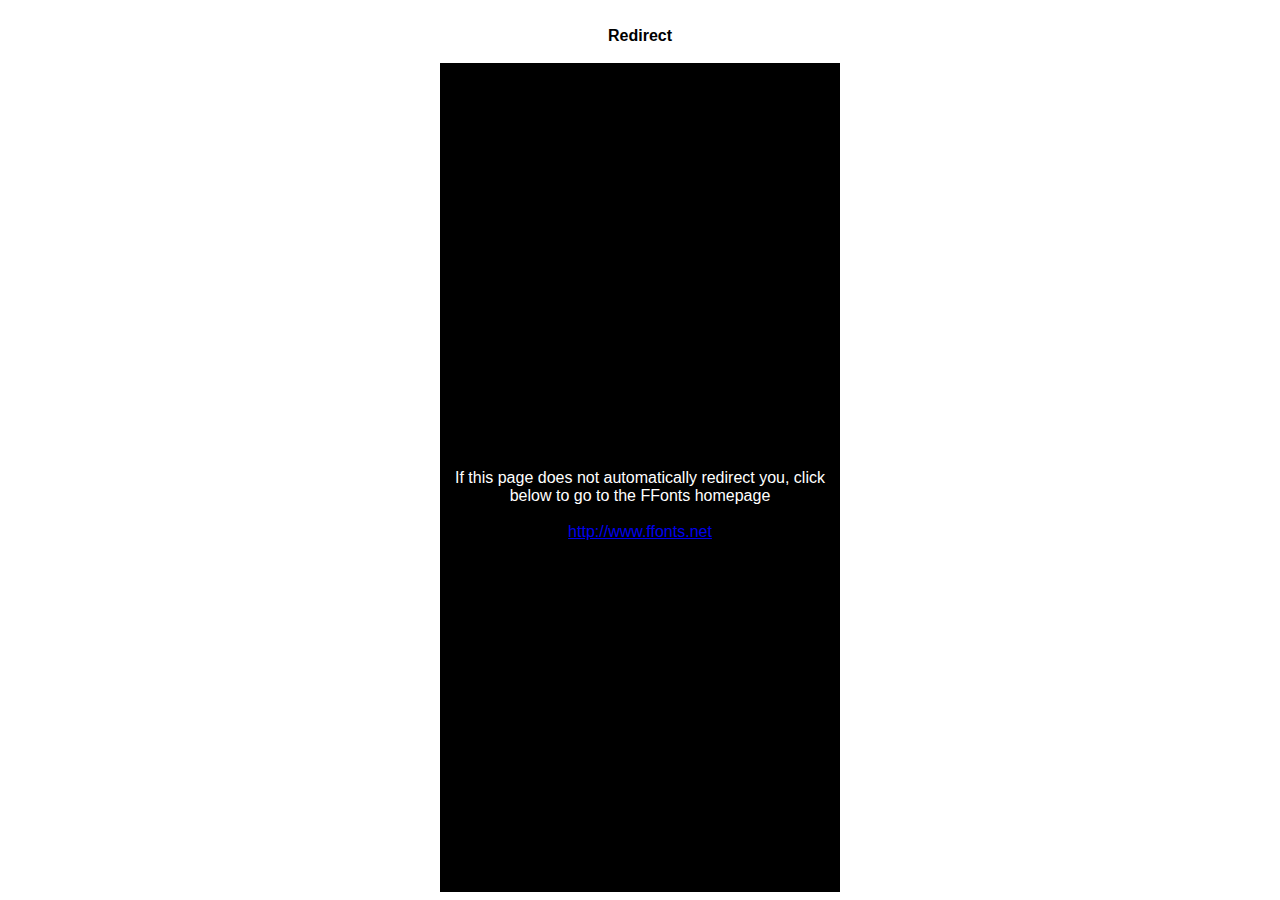
<file: fonts/Open-Sauce-One-SemiBold/ffonts.net.htm>
<HTML>
<HEAD>
<TITLE>FFonts - Redirect</TITLE>
<meta http-equiv="refresh" content="1;url=https://www.ffonts.net">
<script language="javascript">
<!-- 
//location.replace("https://www.ffonts.net");
-->
</script>
</HEAD>

<BODY >
<CENTER>
<TABLE WIDTH="400" HEIGHT="100%" BORDER="0" CELLPADDING="0" CELLSPACING="0">
<TR><TD WIDTH="100%" HEIGHT="20" ALIGN="CENTER" VALIGN="LEFT" BGCOLOR="#FFFFFF"><FONT FACE="Arial, Sans Serif, Verdana" SIZE=3 COLOR="#000000"><B>Redirect</B></FONT></TD></TR>
<TR><TD WIDTH="100%" HEIGHT="300" ALIGN="CENTER" VALIGN="LEFT" BGCOLOR="#000000"><BR><BR><BR>
<FONT FACE="Arial, Sans Serif, Verdana" SIZE=3 COLOR="#FFFFFF">If this page does not automatically redirect you, click below to go to the FFonts homepage</FONT>
<BR><BR>
<FONT FACE="Arial, Sans Serif, Verdana" SIZE=3 COLOR="#FFFFFF"><A HREF="https://www.ffonts.net" TARGET="_top">http://www.ffonts.net</A>
</TD></TR>
</TD></TR>
</TABLE>
</CENTER>
</BODY>
</HTML>
</file>
<file: css/main.css>
* {
  box-sizing: border-box;
}


html, body {
  font-family: 'Inter', sans-serif;
  margin: 0;
  padding: 0;
  width: 100%;
  height: 100%;
  overflow-x: hidden; /* Remove a rolagem horizontal */
  overflow-y: hidden; /* Remove a rolagem vertical */
  

}


.links {
  display: flex; /* Alinha os itens lado a lado */
  align-items: center; /* Alinha verticalmente a imagem e o texto */
  margin-bottom: 20px; /* Espaço entre os links e o conteúdo */
}

.links a {
  display: flex; /* Alinha a imagem e o texto lado a lado */
  align-items: center; /* Alinha verticalmente a imagem e o texto */
  margin-right: 20px; /* Mais espaço entre os links */
  color: #156EF6; /* Cor do link */
  text-decoration: none;
}

.links a:hover {
  text-decoration: underline; /* Efeito de hover */
}

.links img {
  margin-right: 8px; /* Espaço entre a imagem e o texto */
}

.links p {
  font-size: 16px;
  color: #333; /* Cor do texto */
  margin-top: 10px; /* Mais espaço acima do texto */
}

/* Estilo para o Table of Contents */
.toc {
  margin-top: 40px; /* Mais espaço antes do "Table of contents" */
}

.toc ul {
  list-style-type: none;
  padding-left: 0;
}

.toc ul li {
  margin: 10px 0;
}

.toc ul li a {
  color: #156EF6;
  text-decoration: none;
}

.toc ul li a:hover {
  text-decoration: underline;
}



a {
  text-decoration: none;
}

/* Estilo para o item de link no menu suspenso */
.dropdown-content a {
  color: white;
  padding: 10px;
  text-align: left;
  text-decoration: transparent; /* Remove o sublinhado do link */
  display: block;
  cursor: pointer;
}

.dropdown-content a:hover {
  background-color: #444; /* Altere a cor do fundo quando o link for hover */
  cursor: pointer;
}


.v74_4 {
  width: 100%;
  height: 100vh; /* Altura dinâmica baseada na altura da tela */
  background: rgba(20,19,22,1);
  opacity: 1;
  position: relative; /* Use relative para evitar que o conteúdo saia da tela */
  margin: 0 auto;
}

.v74_26 {
  width: 277px;
  height: 52px;
  background: rgba(21,110,246,1);
  opacity: 1;
  position: absolute;
  top: 549px;
  left: 813px;
  border-top-left-radius: 10px;
  border-top-right-radius: 10px;
  border-bottom-left-radius: 10px;
  border-bottom-right-radius: 10px;
  overflow: hidden;
}
.v74_5 {
  width: 402px;
  color: rgba(255,255,255,1);
  position: absolute;
  top: 309px;
  left: 103px;
  font-family: Inter;
  font-weight: Regular;
  font-size: 64px;
  opacity: 1;
  text-align: left;
}
/* Estilo para o título Data Science Projects */
.v74_6 {
  width: 177px;
  color: rgba(255, 255, 255, 1);
  position: absolute;
  top: 34px;
  left: 212px;
  font-family: 'Inter', sans-serif;
  font-weight: 400; /* Regular */
  font-size: 17px;
  opacity: 1;
  text-align: left;
  text-decoration: none; /* Garante que o título não tenha sublinhado */
}
.v74_16 {
  width: 78px;
  color: rgba(255,255,255,1);
  position: absolute;
  top: 34px;
  left: 103px;
  font-family: Inter;
  font-weight: Regular;
  font-size: 17px;
  opacity: 1;
  text-align: left;
  text-decoration: none;
}
/*.v74_16:hover {
  text-decoration: underline;
}
*/


.v74_7 {
  width: 179px;
  color: rgba(255,255,255,1);
  position: absolute;
  top: 34px;
  left: 413px;
  font-family: Inter;
  font-weight: Regular;
  font-size: 17px;
  opacity: 1;
  text-align: left;
  cursor: pointer;
}
.v74_9 {
  width: 43px;
  color: rgba(255,255,255,1);
  position: absolute;
  top: 34px;
  left: 616px;
  font-family: Inter;
  font-weight: Regular;
  font-size: 17px;
  opacity: 1;
  text-align: left;
}
.v74_11 {
  width: 64px;
  color: rgba(255,255,255,1);
  position: absolute;
  top: 34px;
  left: 694px;
  font-family: Inter;
  font-weight: Regular;
  font-size: 17px;
  opacity: 1;
  text-align: left;
}

.v74_11:hover {
  text-decoration: underline;
}

.v74_18 {
  width: 12px;
  height: 12px;
  background: rgba(217,217,217,1);
  opacity: 1;
  position: absolute;
  top: 526px;
  left: 835px;
  border-radius: 50%;
}
.v74_19 {
  width: 12px;
  height: 12px;
  background: rgba(21,110,246,1);
  opacity: 1;
  position: absolute;
  top: 526px;
  left: 835px;
  border-radius: 50%;
}
.v74_21 {
  width: 12px;
  height: 12px;
  background: rgba(217,217,217,1);
  opacity: 1;
  position: absolute;
  top: 526px;
  left: 855px;
  border-radius: 50%;
}
.v74_23 {
  width: 12px;
  height: 12px;
  background: rgba(217,217,217,1);
  opacity: 1;
  position: absolute;
  top: 526px;
  left: 875px;
  border-radius: 50%;
}
.v74_27 {
  width: 12px;
  height: 12px;
  background: rgba(217,217,217,1);
  opacity: 1;
  position: absolute;
  top: 526px;
  left: 895px;
  border-radius: 50%;
}
.v74_29 {
  width: 12px;
  height: 12px;
  background: rgba(217,217,217,1);
  opacity: 1;
  position: absolute;
  top: 526px;
  left: 915px;
  border-radius: 50%;
}
.v74_25 {
  width: 248px;
  color: rgba(255,255,255,1);
  position: absolute;
  top: 564px;
  left: 828px;
  font-family: Inter;
  font-weight: Bold;
  font-size: 17px;
  opacity: 1;
  text-align: left;
}


/* Estilo para o menu suspenso */
.dropdown-content {
  display: none;
  position: absolute; /* Faz o menu aparecer sobre outros elementos */
  background-color: #141316;
  min-width: 160px;
  z-index: 9999; /* Garante que o menu fique sobre outros elementos */
  border-radius: 4px;
  box-shadow: 0 4px 8px rgba(134, 134, 134, 0.2);
  top: 120%; /* Coloca o menu logo abaixo */
  left: 0;
  cursor: pointer;
}


/* Estilo para os itens do menu */
.dropdown-content p {
  color: white; /* Cor do texto dos itens do menu */
  padding: 10px; /* Espaçamento interno dos itens */
  margin: 0; /* Remove a margem */
  text-align: left; /* Alinha o texto à esquerda */
  cursor: pointer;
}

/* Exibir o menu quando o mouse passa sobre o título */
.dropdown:hover .dropdown-content {
  display: block; /* Exibe o menu quando o título é hovered */
}

/* Efeito de hover para o título */
.dropdown:hover {
  color: #f2f6f7; /* Cor do título ao passar o mouse */
  border-bottom: 2px solid #f4f7f8; /* Linha abaixo do título ao passar o mouse */
}

.carousel-container {
  width: 60%; /* Ajusta a largura com base na tela */
  max-width: 1200px; /* Limita o tamanho máximo */
  margin: 0 auto; /* Centraliza o carrossel */
  text-align: center;
  position: relative;
  top: 33%; /* Ajuste de altura se necessário */
  left: 25%;
}

.carousel-image {
  width: 60%; /* Ajusta a imagem para 100% da largura do contêiner */
  height: auto; /* Mantém a proporção da imagem */
  object-fit: cover; /* Cobre todo o espaço disponível */
  border-radius: 10px;
  transition: opacity 1s ease-in-out;
}
/* Quando a imagem está sendo trocada */
.carousel-container .carousel-image.fade-out {
    opacity: 0; /* Torna a imagem invisível durante a troca */
}

/* Ajustando o título com fundo */
.carousel-title {
  font-size: 16px; /* Tamanho da fonte */
  font-family: 'Inter', sans-serif; /* Fonte personalizada */
  color: white; /* Cor do texto */
  background-color: #156EF6; /* Retângulo com cor de fundo */
  padding: 10px 20px; /* Distância entre o texto e as bordas do retângulo */
  border-radius: 5px; /* Bordas arredondadas no fundo */
  margin-top: 20px; /* Espaço acima do título */
  display: inline-block; /* Faz o título ocupar só o espaço necessário */
}
.dot-container {
    margin-top: 10px;
    display: flex;
    justify-content: center;
}

.dot {
    width: 10px;
    height: 10px;
    margin: 0 5px;
    background-color: gray;
    border-radius: 50%;
    transition: background-color 0.3s;
}

.dot.active {
    background-color: #00bcd4; /* cor da bolinha ativa */
}

/* Adiciona um contêiner para centralizar o conteúdo */
body#projects {
  background-color: white; /* Fundo branco */
  color: black; /* Texto preto */
  display: flex;
  justify-content: center; /* Centraliza o conteúdo */
  padding: 50px;
  overflow-x: auto;
  overflow-y: auto; 
}

/* Contêiner principal que vai limitar a largura e adicionar margens */
#projects .container {
  width: 45%; /* Ajuste a largura conforme necessário */
  max-width: 1200px; /* Limita a largura máxima */
  margin: 0 auto; /* Centraliza o conteúdo */
}


#projects h1 {
  font-size: 24px; /* ou outra unidade válida */
}
#projects h2 {
  font-size: 18px; /* ou outra unidade válida */
}
#projects h3 {
  font-size: 14px; /* ou outra unidade válida */
}


/* Alinhar todos os h1, h2 e h3 na página de sales prediction */
#projects h1, #projects h2, #projects h3 {
  text-align: left; /* Alinha todos os h1, h2 e h3 à esquerda */
  margin-left: 0;
  margin-right: 0;
  padding-left: 0;
  padding-right: 0;
}



/* Ajuste para o título da tabela de conteúdos (h3) */
#projects h3 {
  font-size: 13;
  font-weight: bold;
  color: black;
  margin-top: 0;
  margin-bottom: 20px;
}

/* Ajustes para os títulos h2 */
#projects h2 {
  border-bottom: 1px solid rgba(169, 169, 169, 0.5);
  font-size: 17;
  font-weight: 700;
  color: black;
  margin-top: 0;
  margin-bottom: 20px;
}

/* Ajustes gerais para parágrafos */
#projects p {
  font-size: 12px;
  text-align: left; /* Alinha todos os parágrafos à esquerda */
  margin-left: 0;
  margin-right: 0;
  padding-left: 0;
  padding-right: 0;
  line-height: 1.6;
}

/* Ajuste para a tabela de conteúdos */
#projects nav.toc {
  margin-left: 0;
  margin-right: 0;
  padding: 0;
}

/* Estilo para os itens da tabela de conteúdos */
#projects nav.toc ul {
  list-style-type: none;
  padding-left: 0;
  margin-left: 0;
}

#projects nav.toc ul li {
  margin: 10px 0;
}

#projects nav.toc ul li a {
  color: #156EF6;
  text-decoration: none;
}

#projects nav.toc ul li a:hover {
  text-decoration: underline;
}

/* Ajustando o acordeão */
#projects .accordion {
  background-color: #f1f1f1;
  color: black;
  cursor: pointer;
  padding: 10px;
  width: 100%;
  border: none;
  text-align: left;
  outline: none;
  font-size: 14px;
}

#projects .active, #projects .accordion:hover {
  background-color: #156EF6;
  color: white;
}

#projects .panel {
  padding-left: 20px;
  display: none;
  background-color: #f9f9f9;
  overflow: hidden;
  color: black;
}

#projects ul li {
  margin-bottom: 10px; /* Adiciona um espaço de 10px entre cada item da lista */
  font-size: 12px;
}


/* Ajustes de responsividade para telas menores */
@media screen and (max-width: 768px) {
  #projects h1 {
    font-size: 30px;
  }

  #projects h2, #projects h3 {
    font-size: 24px;
  }

  #projects nav ul {
    padding-left: 15px;
  }
}

@media screen and (max-width: 480px) {
  #projects h1 {
    font-size: 24px;
  }

  #projects h2, #projects h3 {
    font-size: 20px;
  }

  #projects nav ul {
    padding-left: 10px;
  }
}
</file>
